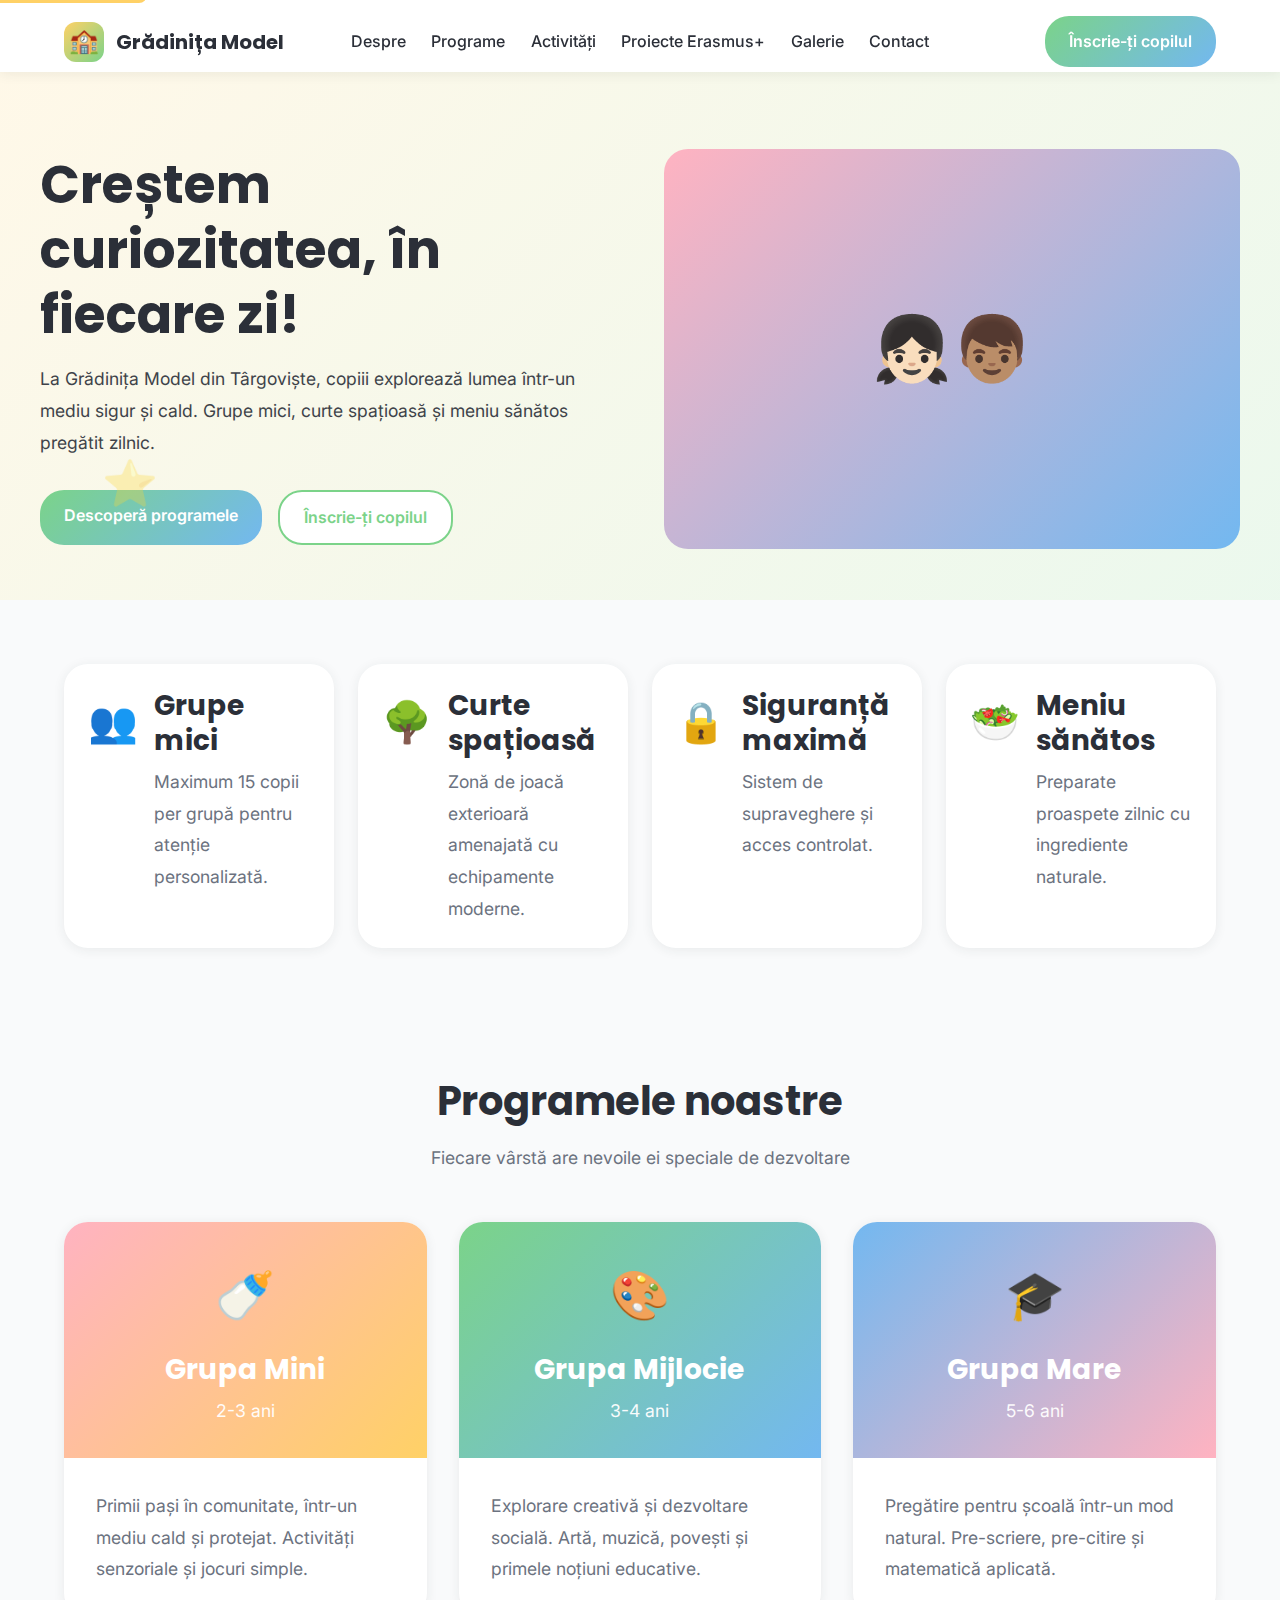
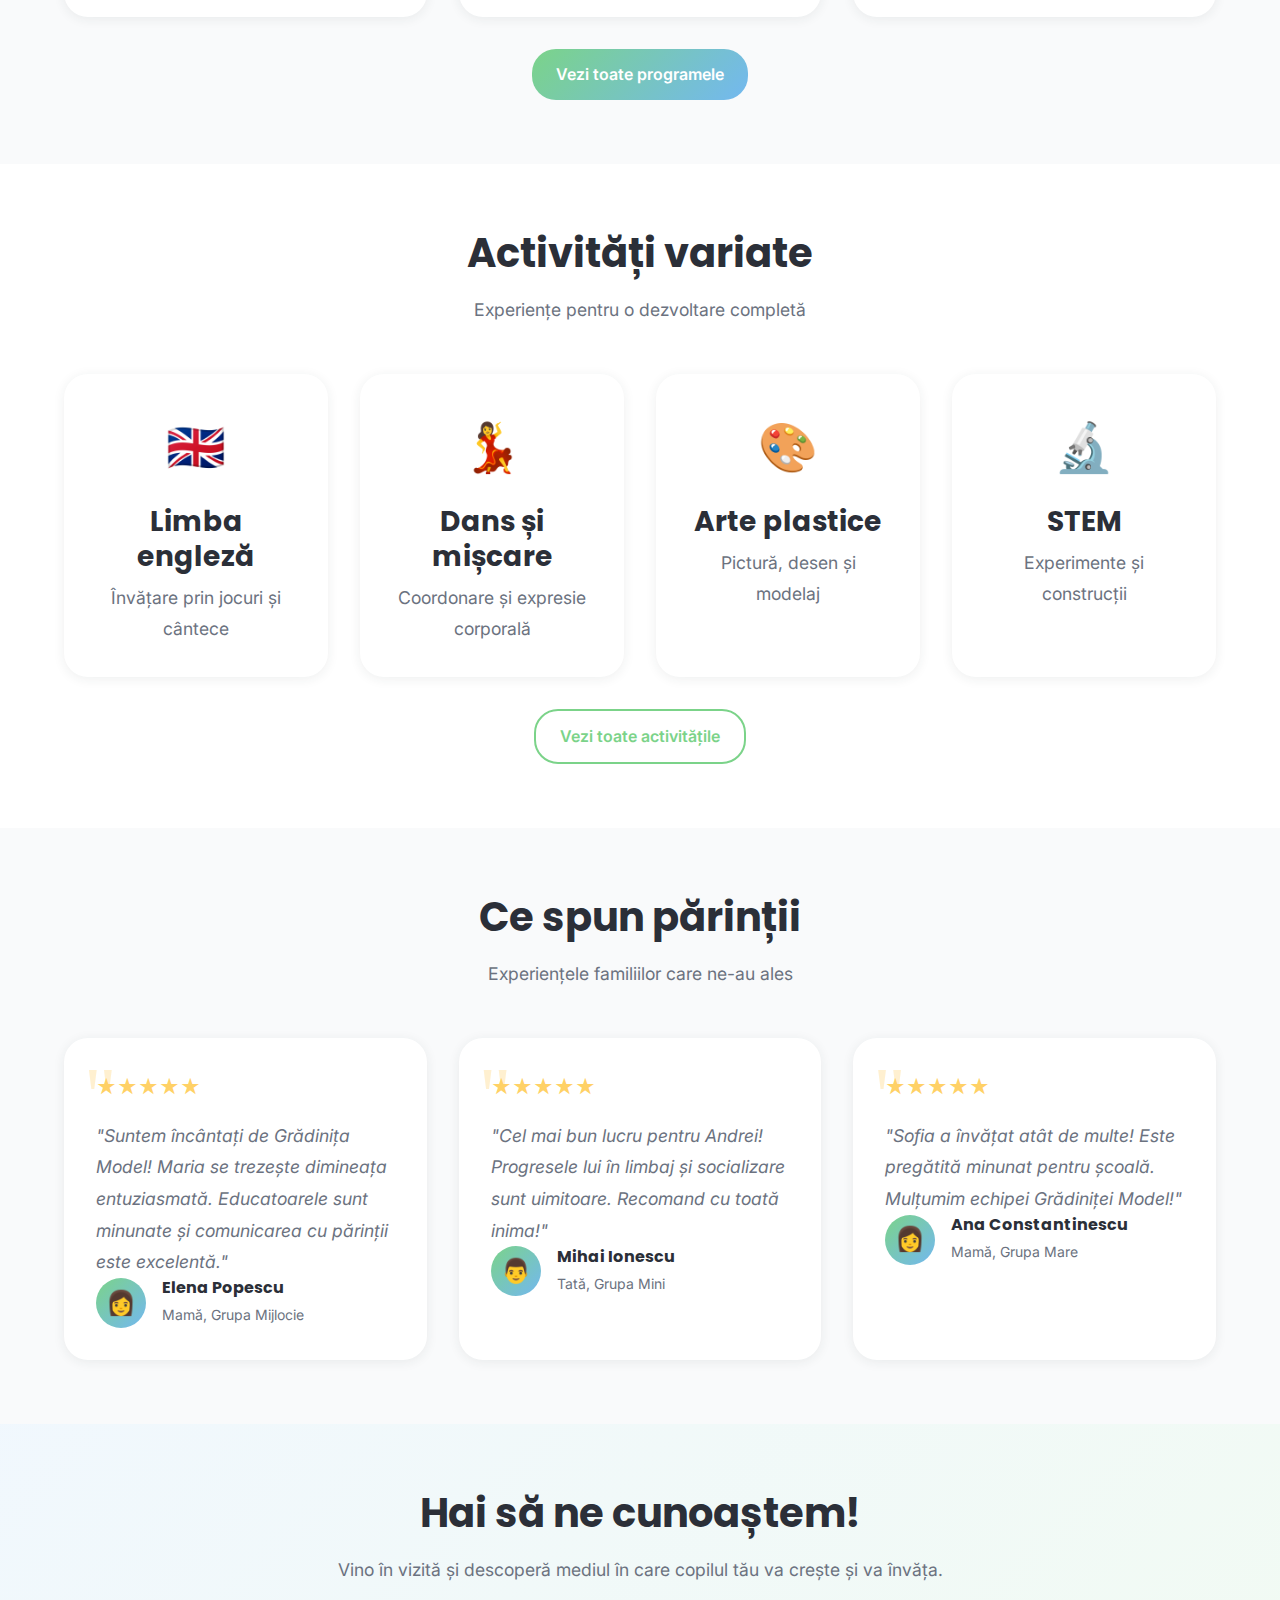
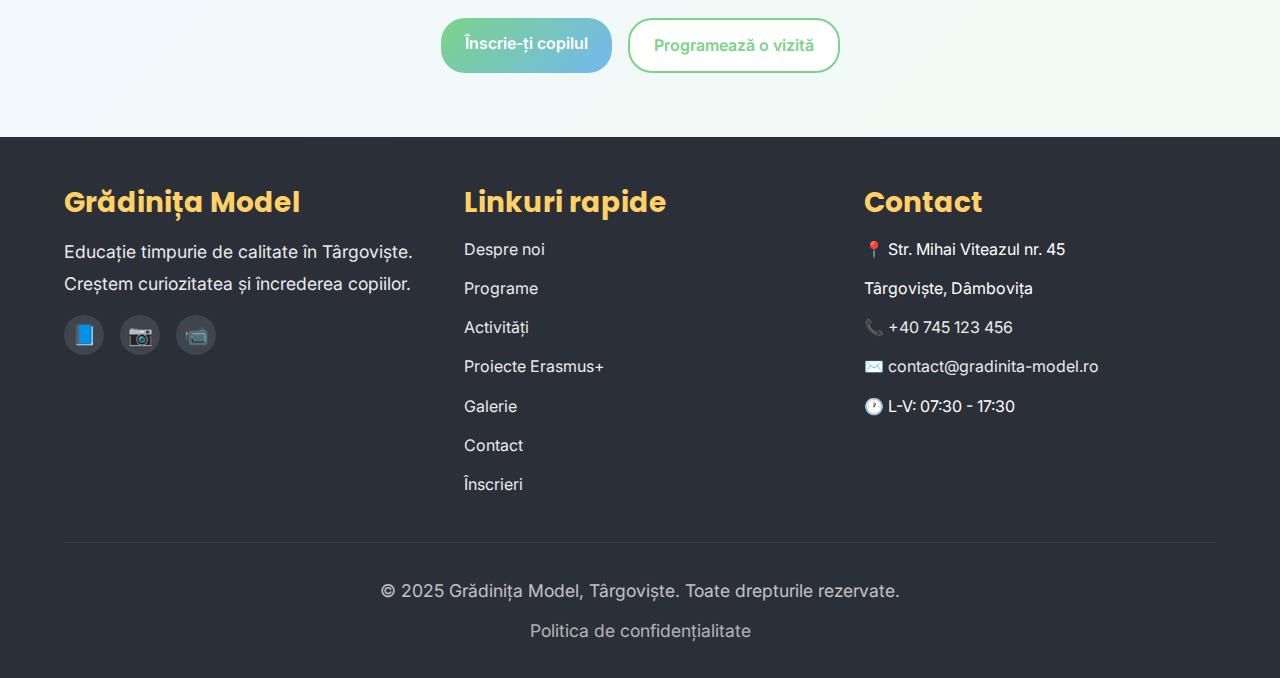
<file: index.html>
<!DOCTYPE html>
<html lang="ro">
<head>
    <meta charset="UTF-8">
    <meta name="viewport" content="width=device-width, initial-scale=1.0">
    <title>Grădinița Model Târgoviște - Educație preșcolară de calitate pentru copii 2-6 ani</title>
    <meta name="description" content="Grădinița Model din Târgoviște oferă educație timpurie de calitate. Grupe mici, curte spațioasă, activități variate și meniu sănătos pentru copii 2-6 ani.">
    <link rel="canonical" href="https://www.gradinita-model.ro/">
    <meta property="og:title" content="Grădinița Model Târgoviște - Creștem curiozitatea copiilor">
    <meta property="og:description" content="Educație timpurie de calitate în Târgoviște. Grupe mici, activități variate, mediu sigur și cald.">
    <meta property="og:type" content="website">
    <meta property="og:url" content="https://www.gradinita-model.ro/">
    <meta property="og:image" content="https://www.gradinita-model.ro/images/og-image.jpg">
    <link rel="icon" type="image/svg+xml" href="data:image/svg+xml,%3Csvg xmlns='http://www.w3.org/2000/svg' viewBox='0 0 100 100'%3E%3Ctext y='.9em' font-size='90'%3E🏫%3C/text%3E%3C/svg%3E">
    <link rel="preconnect" href="https://fonts.googleapis.com">
    <link rel="preconnect" href="https://fonts.gstatic.com" crossorigin>
    <link href="https://fonts.googleapis.com/css2?family=Poppins:wght@600;700&family=Inter:wght@400;500;600&display=swap" rel="stylesheet">
    <link rel="stylesheet" href="css/style.css">
    <script type="application/ld+json">
    {
        "@context": "https://schema.org",
        "@type": "Preschool",
        "name": "Grădinița Model",
        "description": "Grădiniță privată în Târgoviște pentru copii 2-6 ani",
        "address": {
            "@type": "PostalAddress",
            "streetAddress": "Str. Mihai Viteazul nr. 45",
            "addressLocality": "Târgoviște",
            "addressRegion": "Dâmbovița",
            "postalCode": "130024",
            "addressCountry": "RO"
        },
        "telephone": "+40-745-123-456",
        "email": "contact@gradinita-model.ro",
        "openingHours": "Mo-Fr 07:30-17:30",
        "priceRange": "$$"
    }
    </script>
</head>
<body>
    <a href="#gm-main" class="gm-skip-link">Sari la conținut</a>

    <nav class="gm-nav" role="navigation" aria-label="Navigare principală">
        <div class="gm-nav__container">
            <a href="index.html" class="gm-nav__logo" aria-label="Grădinița Model - Acasă">
                <div class="gm-nav__logo-icon">🏫</div>
                <span class="gm-nav__logo-text">Grădinița Model</span>
            </a>

            <ul class="gm-nav__links">
                <li><a href="despre.html" class="gm-nav__link">Despre</a></li>
                <li><a href="programe.html" class="gm-nav__link">Programe</a></li>
                <li><a href="activitati.html" class="gm-nav__link">Activități</a></li>
                <li><a href="proiecte-erasmus.html" class="gm-nav__link">Proiecte Erasmus+</a></li>
                <li><a href="galerie.html" class="gm-nav__link">Galerie</a></li>
                <li><a href="contact.html" class="gm-nav__link">Contact</a></li>
            </ul>

            <div class="gm-nav__cta">
                <a href="inscrieri.html" class="gm-btn gm-btn--primary">Înscrie-ți copilul</a>
            </div>

            <button class="gm-nav__toggle" aria-label="Meniu" aria-expanded="false" aria-controls="gm-mobile-menu">
                <span class="gm-nav__toggle-line"></span>
                <span class="gm-nav__toggle-line"></span>
                <span class="gm-nav__toggle-line"></span>
            </button>
        </div>

        <div id="gm-mobile-menu" class="gm-mobile-menu" aria-hidden="true">
            <a href="despre.html" class="gm-mobile-menu__link">Despre</a>
            <a href="programe.html" class="gm-mobile-menu__link">Programe</a>
            <a href="activitati.html" class="gm-mobile-menu__link">Activități</a>
            <a href="proiecte-erasmus.html" class="gm-mobile-menu__link">Proiecte Erasmus+</a>
            <a href="galerie.html" class="gm-mobile-menu__link">Galerie</a>
            <a href="contact.html" class="gm-mobile-menu__link">Contact</a>
            <a href="inscrieri.html" class="gm-mobile-menu__link">Înscrieri</a>
        </div>
    </nav>

    <header class="gm-hero">
        <div class="gm-hero__content">
            <div class="gm-hero__text">
                <h1 class="gm-hero__title">Creștem curiozitatea, în fiecare zi!</h1>
                <p class="gm-hero__subtitle">
                    La Grădinița Model din Târgoviște, copiii explorează lumea într-un mediu sigur și cald. 
                    Grupe mici, curte spațioasă și meniu sănătos pregătit zilnic.
                </p>
                <div class="gm-hero__buttons">
                    <a href="programe.html" class="gm-btn gm-btn--primary">Descoperă programele</a>
                    <a href="inscrieri.html" class="gm-btn gm-btn--secondary">Înscrie-ți copilul</a>
                </div>
            </div>
            <div class="gm-hero__image" role="img" aria-label="Copii fericiți la grădiniță">
                <div class="gm-hero__emoji">👧🏻👦🏽</div>
            </div>
        </div>
    </header>

    <main id="gm-main">
        <section class="gm-features">
            <div class="gm-container">
                <div class="gm-features__grid">
                    <div class="gm-card gm-card--feature">
                        <div class="gm-card__icon">👥</div>
                        <div class="gm-card__content">
                            <h3 class="gm-card__title">Grupe mici</h3>
                            <p class="gm-card__text">Maximum 15 copii per grupă pentru atenție personalizată.</p>
                        </div>
                    </div>

                    <div class="gm-card gm-card--feature">
                        <div class="gm-card__icon">🌳</div>
                        <div class="gm-card__content">
                            <h3 class="gm-card__title">Curte spațioasă</h3>
                            <p class="gm-card__text">Zonă de joacă exterioară amenajată cu echipamente moderne.</p>
                        </div>
                    </div>

                    <div class="gm-card gm-card--feature">
                        <div class="gm-card__icon">🔒</div>
                        <div class="gm-card__content">
                            <h3 class="gm-card__title">Siguranță maximă</h3>
                            <p class="gm-card__text">Sistem de supraveghere și acces controlat.</p>
                        </div>
                    </div>

                    <div class="gm-card gm-card--feature">
                        <div class="gm-card__icon">🥗</div>
                        <div class="gm-card__content">
                            <h3 class="gm-card__title">Meniu sănătos</h3>
                            <p class="gm-card__text">Preparate proaspete zilnic cu ingrediente naturale.</p>
                        </div>
                    </div>
                </div>
            </div>
        </section>

        <section class="gm-section gm-section--programs">
            <div class="gm-container">
                <h2 class="gm-section__title">Programele noastre</h2>
                <p class="gm-section__subtitle">Fiecare vârstă are nevoile ei speciale de dezvoltare</p>

                <div class="gm-programs__grid">
                    <article class="gm-card gm-card--program">
                        <div class="gm-card__header gm-card__header--mini">
                            <div class="gm-card__icon">🍼</div>
                            <h3 class="gm-card__title">Grupa Mini</h3>
                            <p class="gm-card__age">2-3 ani</p>
                        </div>
                        <div class="gm-card__body">
                            <p class="gm-card__text">Primii pași în comunitate, într-un mediu cald și protejat. Activități senzoriale și jocuri simple.</p>
                        </div>
                    </article>

                    <article class="gm-card gm-card--program">
                        <div class="gm-card__header gm-card__header--mijlocie">
                            <div class="gm-card__icon">🎨</div>
                            <h3 class="gm-card__title">Grupa Mijlocie</h3>
                            <p class="gm-card__age">3-4 ani</p>
                        </div>
                        <div class="gm-card__body">
                            <p class="gm-card__text">Explorare creativă și dezvoltare socială. Artă, muzică, povești și primele noțiuni educative.</p>
                        </div>
                    </article>

                    <article class="gm-card gm-card--program">
                        <div class="gm-card__header gm-card__header--mare">
                            <div class="gm-card__icon">🎓</div>
                            <h3 class="gm-card__title">Grupa Mare</h3>
                            <p class="gm-card__age">5-6 ani</p>
                        </div>
                        <div class="gm-card__body">
                            <p class="gm-card__text">Pregătire pentru școală într-un mod natural. Pre-scriere, pre-citire și matematică aplicată.</p>
                        </div>
                    </article>
                </div>

                <div class="gm-text-center" style="margin-top: 2rem;">
                    <a href="programe.html" class="gm-btn gm-btn--primary">Vezi toate programele</a>
                </div>
            </div>
        </section>

        <section class="gm-section gm-section--activities">
            <div class="gm-container">
                <h2 class="gm-section__title">Activități variate</h2>
                <p class="gm-section__subtitle">Experiențe pentru o dezvoltare completă</p>

                <div class="gm-activities__grid">
                    <div class="gm-card gm-card--activity">
                        <div class="gm-card__icon">🇬🇧</div>
                        <h3 class="gm-card__title">Limba engleză</h3>
                        <p class="gm-card__text">Învățare prin jocuri și cântece</p>
                    </div>
                    <div class="gm-card gm-card--activity">
                        <div class="gm-card__icon">💃</div>
                        <h3 class="gm-card__title">Dans și mișcare</h3>
                        <p class="gm-card__text">Coordonare și expresie corporală</p>
                    </div>
                    <div class="gm-card gm-card--activity">
                        <div class="gm-card__icon">🎨</div>
                        <h3 class="gm-card__title">Arte plastice</h3>
                        <p class="gm-card__text">Pictură, desen și modelaj</p>
                    </div>
                    <div class="gm-card gm-card--activity">
                        <div class="gm-card__icon">🔬</div>
                        <h3 class="gm-card__title">STEM</h3>
                        <p class="gm-card__text">Experimente și construcții</p>
                    </div>
                </div>

                <div class="gm-text-center" style="margin-top: 2rem;">
                    <a href="activitati.html" class="gm-btn gm-btn--secondary">Vezi toate activitățile</a>
                </div>
            </div>
        </section>

        <section class="gm-section gm-section--testimonials">
            <div class="gm-container">
                <h2 class="gm-section__title">Ce spun părinții</h2>
                <p class="gm-section__subtitle">Experiențele familiilor care ne-au ales</p>

                <div class="gm-testimonials__grid">
                    <article class="gm-card gm-card--testimonial">
                        <div class="gm-card__rating" aria-label="Rating: 5 din 5 stele">★★★★★</div>
                        <p class="gm-card__text gm-card__text--italic">
                            "Suntem încântați de Grădinița Model! Maria se trezește dimineața entuziasmată. 
                            Educatoarele sunt minunate și comunicarea cu părinții este excelentă."
                        </p>
                        <div class="gm-card__author">
                            <div class="gm-card__avatar">👩</div>
                            <div class="gm-card__author-info">
                                <h4 class="gm-card__author-name">Elena Popescu</h4>
                                <p class="gm-card__author-role">Mamă, Grupa Mijlocie</p>
                            </div>
                        </div>
                    </article>

                    <article class="gm-card gm-card--testimonial">
                        <div class="gm-card__rating" aria-label="Rating: 5 din 5 stele">★★★★★</div>
                        <p class="gm-card__text gm-card__text--italic">
                            "Cel mai bun lucru pentru Andrei! Progresele lui în limbaj și socializare sunt uimitoare. 
                            Recomand cu toată inima!"
                        </p>
                        <div class="gm-card__author">
                            <div class="gm-card__avatar">👨</div>
                            <div class="gm-card__author-info">
                                <h4 class="gm-card__author-name">Mihai Ionescu</h4>
                                <p class="gm-card__author-role">Tată, Grupa Mini</p>
                            </div>
                        </div>
                    </article>

                    <article class="gm-card gm-card--testimonial">
                        <div class="gm-card__rating" aria-label="Rating: 5 din 5 stele">★★★★★</div>
                        <p class="gm-card__text gm-card__text--italic">
                            "Sofia a învățat atât de multe! Este pregătită minunat pentru școală. 
                            Mulțumim echipei Grădiniței Model!"
                        </p>
                        <div class="gm-card__author">
                            <div class="gm-card__avatar">👩</div>
                            <div class="gm-card__author-info">
                                <h4 class="gm-card__author-name">Ana Constantinescu</h4>
                                <p class="gm-card__author-role">Mamă, Grupa Mare</p>
                            </div>
                        </div>
                    </article>
                </div>
            </div>
        </section>

        <section class="gm-section gm-section--cta">
            <div class="gm-container">
                <div class="gm-cta__content">
                    <h2 class="gm-cta__title">Hai să ne cunoaștem!</h2>
                    <p class="gm-cta__text">Vino în vizită și descoperă mediul în care copilul tău va crește și va învăța.</p>
                    <div class="gm-cta__buttons">
                        <a href="inscrieri.html" class="gm-btn gm-btn--primary">Înscrie-ți copilul</a>
                        <a href="contact.html" class="gm-btn gm-btn--secondary">Programează o vizită</a>
                    </div>
                </div>
            </div>
        </section>
    </main>

    <footer class="gm-footer">
        <div class="gm-container">
            <div class="gm-footer__content">
                <div class="gm-footer__section">
                    <h3 class="gm-footer__title">Grădinița Model</h3>
                    <p class="gm-footer__text">Educație timpurie de calitate în Târgoviște. Creștem curiozitatea și încrederea copiilor.</p>
                    <div class="gm-footer__social">
                        <a href="#" class="gm-footer__social-link" aria-label="Facebook">📘</a>
                        <a href="#" class="gm-footer__social-link" aria-label="Instagram">📷</a>
                        <a href="#" class="gm-footer__social-link" aria-label="YouTube">📹</a>
                    </div>
                </div>

                <div class="gm-footer__section">
                    <h3 class="gm-footer__title">Linkuri rapide</h3>
                    <ul class="gm-footer__list">
                        <li><a href="despre.html" class="gm-footer__link">Despre noi</a></li>
                        <li><a href="programe.html" class="gm-footer__link">Programe</a></li>
                        <li><a href="activitati.html" class="gm-footer__link">Activități</a></li>
                        <li><a href="proiecte-erasmus.html" class="gm-footer__link">Proiecte Erasmus+</a></li>
                        <li><a href="galerie.html" class="gm-footer__link">Galerie</a></li>
                        <li><a href="contact.html" class="gm-footer__link">Contact</a></li>
                        <li><a href="inscrieri.html" class="gm-footer__link">Înscrieri</a></li>
                    </ul>
                </div>

                <div class="gm-footer__section">
                    <h3 class="gm-footer__title">Contact</h3>
                    <ul class="gm-footer__list">
                        <li>📍 Str. Mihai Viteazul nr. 45</li>
                        <li>Târgoviște, Dâmbovița</li>
                        <li>📞 <a href="tel:+40745123456" class="gm-footer__link">+40 745 123 456</a></li>
                        <li>✉️ <a href="mailto:contact@gradinita-model.ro" class="gm-footer__link">contact@gradinita-model.ro</a></li>
                        <li>🕐 L-V: 07:30 - 17:30</li>
                    </ul>
                </div>
            </div>

            <div class="gm-footer__bottom">
                <p>&copy; 2025 Grădinița Model, Târgoviște. Toate drepturile rezervate.</p>
                <p><a href="politica-confidentialitate.html" class="gm-footer__link">Politica de confidențialitate</a></p>
            </div>
        </div>
    </footer>

    <script src="js/script.js"></script>
</body>
</html>
</file>
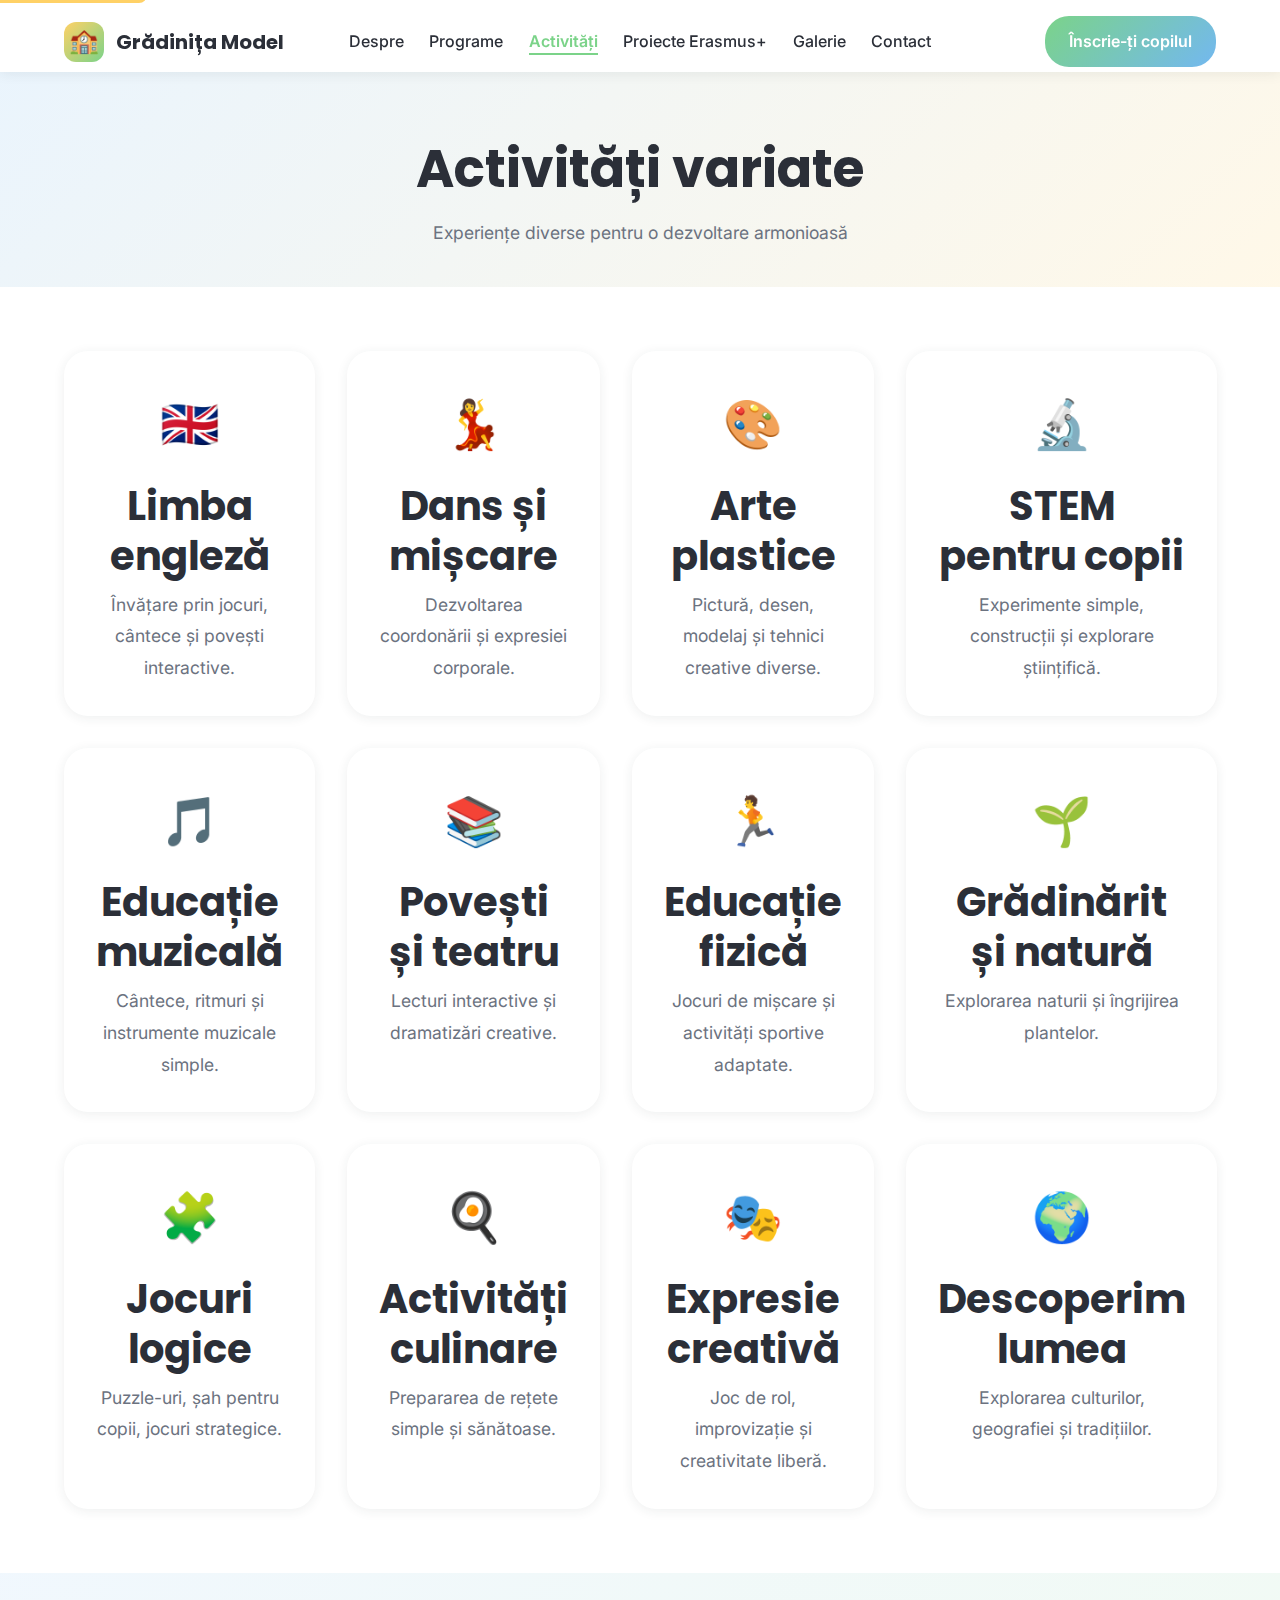
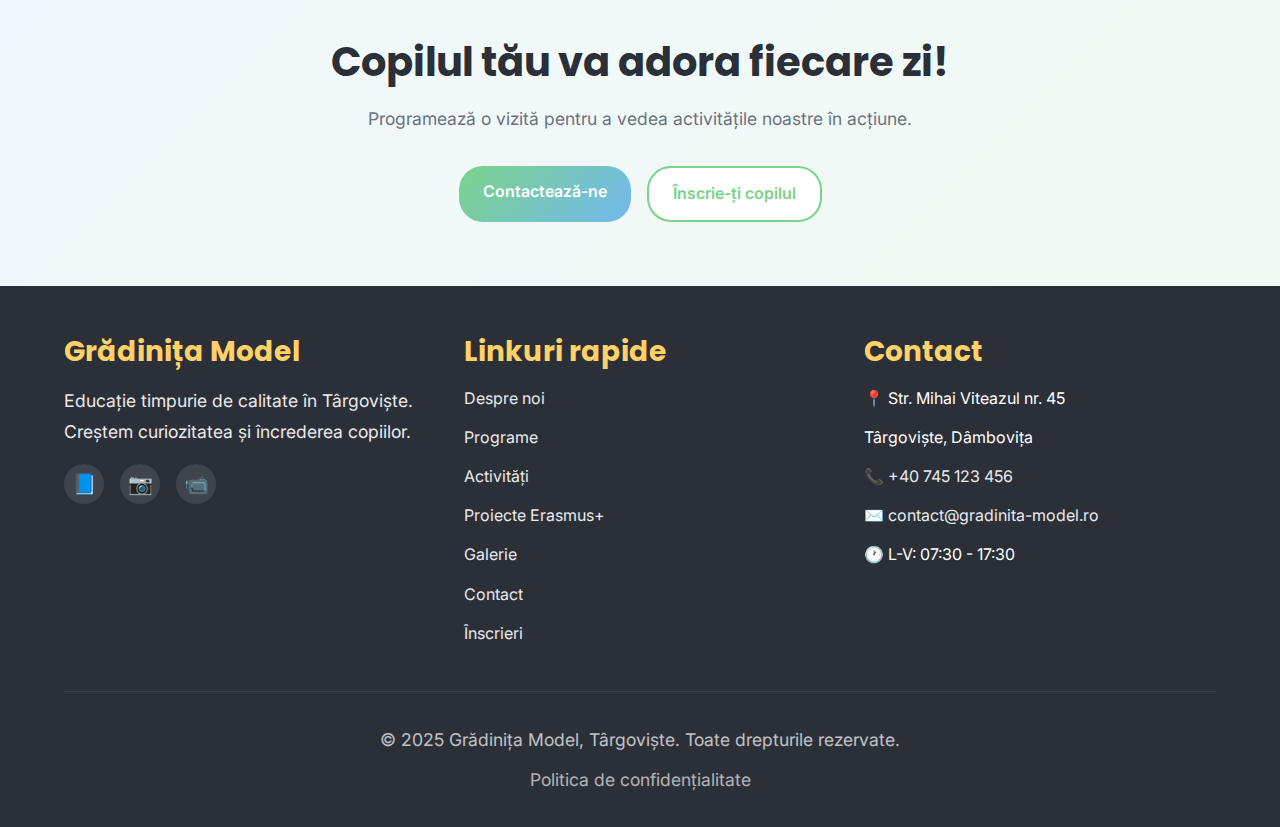
<file: activitati.html>
<!DOCTYPE html>
<html lang="ro">
<head>
    <meta charset="UTF-8">
    <meta name="viewport" content="width=device-width, initial-scale=1.0">
    <title>Activități - Grădinița Model Târgoviște</title>
    <meta name="description" content="Activități diverse pentru copii la Grădinița Model: engleză, dans, arte plastice, STEM, muzică și multe altele. Dezvoltare completă prin joc.">
    <link rel="canonical" href="https://www.gradinita-model.ro/activitati.html">
    <meta property="og:title" content="Activități - Grădinița Model Târgoviște">
    <meta property="og:description" content="Activități variate pentru dezvoltarea completă a copiilor: engleză, dans, arte, STEM și multe altele.">
    <meta property="og:type" content="website">
    <meta property="og:url" content="https://www.gradinita-model.ro/activitati.html">
    <meta property="og:image" content="https://www.gradinita-model.ro/images/og-image.jpg">
    <link rel="icon" type="image/svg+xml" href="data:image/svg+xml,%3Csvg xmlns='http://www.w3.org/2000/svg' viewBox='0 0 100 100'%3E%3Ctext y='.9em' font-size='90'%3E🏫%3C/text%3E%3C/svg%3E">
    <link rel="preconnect" href="https://fonts.googleapis.com">
    <link rel="preconnect" href="https://fonts.gstatic.com" crossorigin>
    <link href="https://fonts.googleapis.com/css2?family=Poppins:wght@600;700&family=Inter:wght@400;500;600&display=swap" rel="stylesheet">
    <link rel="stylesheet" href="css/style.css">
</head>
<body>
    <a href="#gm-main" class="gm-skip-link">Sari la conținut</a>

    <nav class="gm-nav" role="navigation" aria-label="Navigare principală">
        <div class="gm-nav__container">
            <a href="index.html" class="gm-nav__logo" aria-label="Grădinița Model - Acasă">
                <div class="gm-nav__logo-icon">🏫</div>
                <span class="gm-nav__logo-text">Grădinița Model</span>
            </a>

            <ul class="gm-nav__links">
                <li><a href="despre.html" class="gm-nav__link">Despre</a></li>
                <li><a href="programe.html" class="gm-nav__link">Programe</a></li>
                <li><a href="activitati.html" class="gm-nav__link">Activități</a></li>
                <li><a href="proiecte-erasmus.html" class="gm-nav__link">Proiecte Erasmus+</a></li>
                <li><a href="galerie.html" class="gm-nav__link">Galerie</a></li>
                <li><a href="contact.html" class="gm-nav__link">Contact</a></li>
            </ul>

            <div class="gm-nav__cta">
                <a href="inscrieri.html" class="gm-btn gm-btn--primary">Înscrie-ți copilul</a>
            </div>

            <button class="gm-nav__toggle" aria-label="Meniu" aria-expanded="false" aria-controls="gm-mobile-menu">
                <span class="gm-nav__toggle-line"></span>
                <span class="gm-nav__toggle-line"></span>
                <span class="gm-nav__toggle-line"></span>
            </button>
        </div>

        <div id="gm-mobile-menu" class="gm-mobile-menu" aria-hidden="true">
            <a href="despre.html" class="gm-mobile-menu__link">Despre</a>
            <a href="programe.html" class="gm-mobile-menu__link">Programe</a>
            <a href="activitati.html" class="gm-mobile-menu__link">Activități</a>
            <a href="proiecte-erasmus.html" class="gm-mobile-menu__link">Proiecte Erasmus+</a>
            <a href="galerie.html" class="gm-mobile-menu__link">Galerie</a>
            <a href="contact.html" class="gm-mobile-menu__link">Contact</a>
            <a href="inscrieri.html" class="gm-mobile-menu__link">Înscrieri</a>
        </div>
    </nav>

    <header class="gm-page-header">
        <div class="gm-container">
            <h1 class="gm-page-header__title">Activități variate</h1>
            <p class="gm-page-header__subtitle">Experiențe diverse pentru o dezvoltare armonioasă</p>
        </div>
    </header>

    <main id="gm-main">
        <section class="gm-section">
            <div class="gm-container">
                <div class="gm-activities__grid">
                    <div class="gm-card gm-card--activity">
                        <div class="gm-card__icon">🇬🇧</div>
                        <h2 class="gm-card__title">Limba engleză</h2>
                        <p class="gm-card__text">Învățare prin jocuri, cântece și povești interactive.</p>
                    </div>

                    <div class="gm-card gm-card--activity">
                        <div class="gm-card__icon">💃</div>
                        <h2 class="gm-card__title">Dans și mișcare</h2>
                        <p class="gm-card__text">Dezvoltarea coordonării și expresiei corporale.</p>
                    </div>

                    <div class="gm-card gm-card--activity">
                        <div class="gm-card__icon">🎨</div>
                        <h2 class="gm-card__title">Arte plastice</h2>
                        <p class="gm-card__text">Pictură, desen, modelaj și tehnici creative diverse.</p>
                    </div>

                    <div class="gm-card gm-card--activity">
                        <div class="gm-card__icon">🔬</div>
                        <h2 class="gm-card__title">STEM pentru copii</h2>
                        <p class="gm-card__text">Experimente simple, construcții și explorare științifică.</p>
                    </div>

                    <div class="gm-card gm-card--activity">
                        <div class="gm-card__icon">🎵</div>
                        <h2 class="gm-card__title">Educație muzicală</h2>
                        <p class="gm-card__text">Cântece, ritmuri și instrumente muzicale simple.</p>
                    </div>

                    <div class="gm-card gm-card--activity">
                        <div class="gm-card__icon">📚</div>
                        <h2 class="gm-card__title">Povești și teatru</h2>
                        <p class="gm-card__text">Lecturi interactive și dramatizări creative.</p>
                    </div>

                    <div class="gm-card gm-card--activity">
                        <div class="gm-card__icon">🏃</div>
                        <h2 class="gm-card__title">Educație fizică</h2>
                        <p class="gm-card__text">Jocuri de mișcare și activități sportive adaptate.</p>
                    </div>

                    <div class="gm-card gm-card--activity">
                        <div class="gm-card__icon">🌱</div>
                        <h2 class="gm-card__title">Grădinărit și natură</h2>
                        <p class="gm-card__text">Explorarea naturii și îngrijirea plantelor.</p>
                    </div>

                    <div class="gm-card gm-card--activity">
                        <div class="gm-card__icon">🧩</div>
                        <h2 class="gm-card__title">Jocuri logice</h2>
                        <p class="gm-card__text">Puzzle-uri, șah pentru copii, jocuri strategice.</p>
                    </div>

                    <div class="gm-card gm-card--activity">
                        <div class="gm-card__icon">🍳</div>
                        <h2 class="gm-card__title">Activități culinare</h2>
                        <p class="gm-card__text">Prepararea de rețete simple și sănătoase.</p>
                    </div>

                    <div class="gm-card gm-card--activity">
                        <div class="gm-card__icon">🎭</div>
                        <h2 class="gm-card__title">Expresie creativă</h2>
                        <p class="gm-card__text">Joc de rol, improvizație și creativitate liberă.</p>
                    </div>

                    <div class="gm-card gm-card--activity">
                        <div class="gm-card__icon">🌍</div>
                        <h2 class="gm-card__title">Descoperim lumea</h2>
                        <p class="gm-card__text">Explorarea culturilor, geografiei și tradițiilor.</p>
                    </div>
                </div>
            </div>
        </section>

        <section class="gm-section gm-section--cta">
            <div class="gm-container">
                <div class="gm-cta__content">
                    <h2 class="gm-cta__title">Copilul tău va adora fiecare zi!</h2>
                    <p class="gm-cta__text">Programează o vizită pentru a vedea activitățile noastre în acțiune.</p>
                    <div class="gm-cta__buttons">
                        <a href="contact.html" class="gm-btn gm-btn--primary">Contactează-ne</a>
                        <a href="inscrieri.html" class="gm-btn gm-btn--secondary">Înscrie-ți copilul</a>
                    </div>
                </div>
            </div>
        </section>
    </main>

    <footer class="gm-footer">
        <div class="gm-container">
            <div class="gm-footer__content">
                <div class="gm-footer__section">
                    <h3 class="gm-footer__title">Grădinița Model</h3>
                    <p class="gm-footer__text">Educație timpurie de calitate în Târgoviște. Creștem curiozitatea și încrederea copiilor.</p>
                    <div class="gm-footer__social">
                        <a href="#" class="gm-footer__social-link" aria-label="Facebook">📘</a>
                        <a href="#" class="gm-footer__social-link" aria-label="Instagram">📷</a>
                        <a href="#" class="gm-footer__social-link" aria-label="YouTube">📹</a>
                    </div>
                </div>

                <div class="gm-footer__section">
                    <h3 class="gm-footer__title">Linkuri rapide</h3>
                    <ul class="gm-footer__list">
                        <li><a href="despre.html" class="gm-footer__link">Despre noi</a></li>
                        <li><a href="programe.html" class="gm-footer__link">Programe</a></li>
                        <li><a href="activitati.html" class="gm-footer__link">Activități</a></li>
                        <li><a href="proiecte-erasmus.html" class="gm-footer__link">Proiecte Erasmus+</a></li>
                        <li><a href="galerie.html" class="gm-footer__link">Galerie</a></li>
                        <li><a href="contact.html" class="gm-footer__link">Contact</a></li>
                        <li><a href="inscrieri.html" class="gm-footer__link">Înscrieri</a></li>
                    </ul>
                </div>

                <div class="gm-footer__section">
                    <h3 class="gm-footer__title">Contact</h3>
                    <ul class="gm-footer__list">
                        <li>📍 Str. Mihai Viteazul nr. 45</li>
                        <li>Târgoviște, Dâmbovița</li>
                        <li>📞 <a href="tel:+40745123456" class="gm-footer__link">+40 745 123 456</a></li>
                        <li>✉️ <a href="mailto:contact@gradinita-model.ro" class="gm-footer__link">contact@gradinita-model.ro</a></li>
                        <li>🕐 L-V: 07:30 - 17:30</li>
                    </ul>
                </div>
            </div>

            <div class="gm-footer__bottom">
                <p>&copy; 2025 Grădinița Model, Târgoviște. Toate drepturile rezervate.</p>
                <p><a href="politica-confidentialitate.html" class="gm-footer__link">Politica de confidențialitate</a></p>
            </div>
        </div>
    </footer>

    <script src="js/script.js"></script>
</body>
</html>
</file>
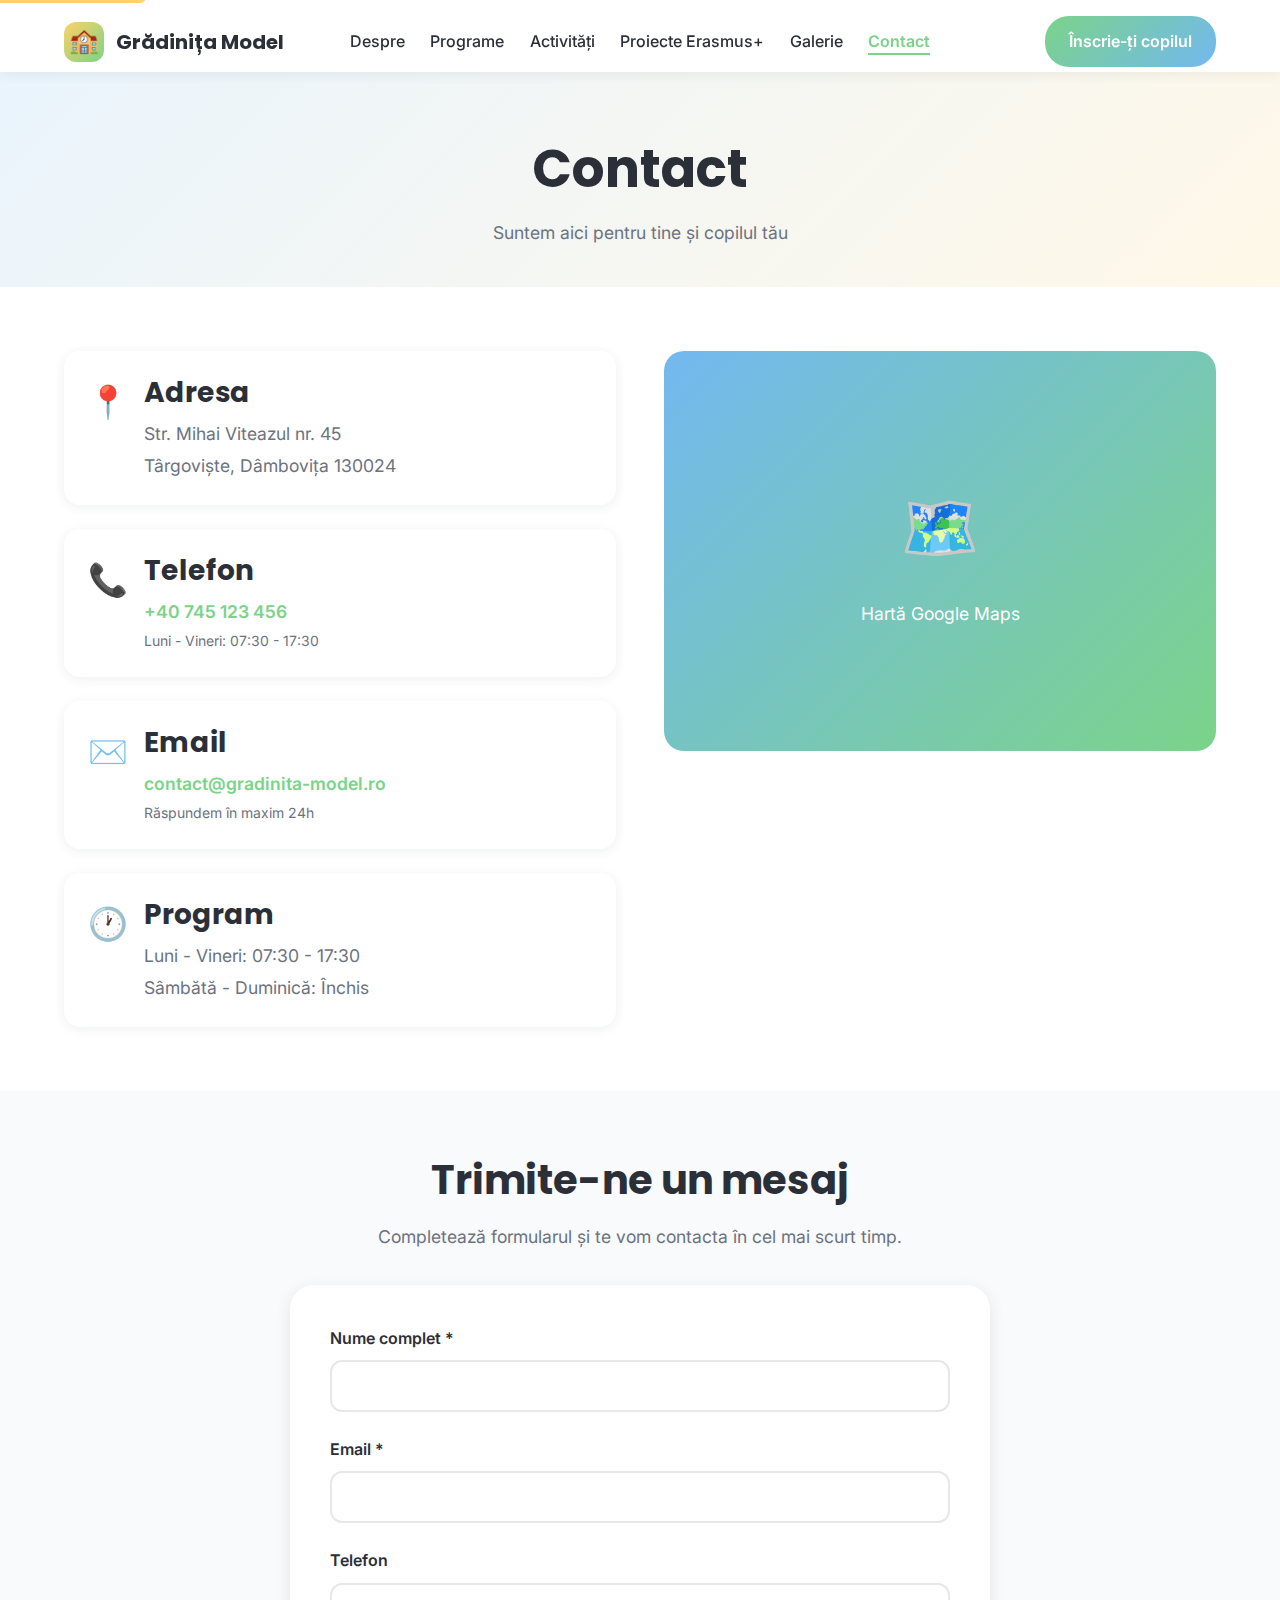
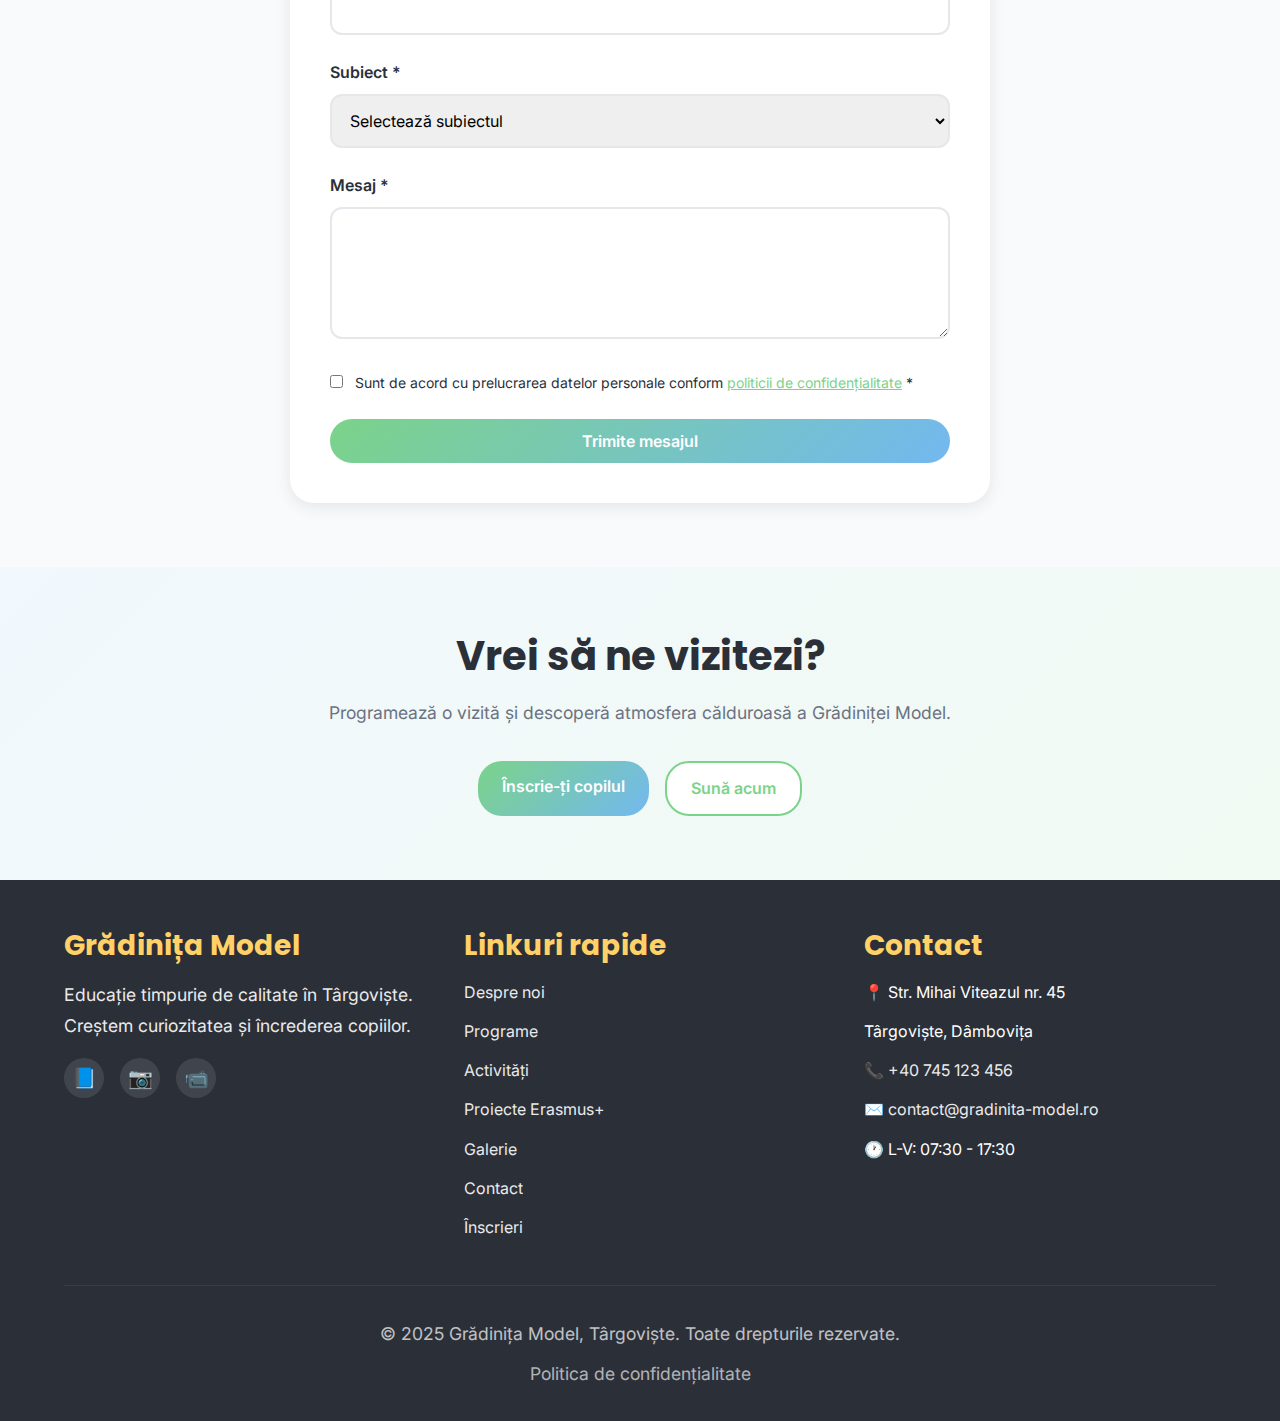
<file: contact.html>
<!DOCTYPE html>
<html lang="ro">
<head>
    <meta charset="UTF-8">
    <meta name="viewport" content="width=device-width, initial-scale=1.0">
    <title>Contact - Grădinița Model Târgoviște</title>
    <meta name="description" content="Contactează Grădinița Model din Târgoviște. Program, adresă, telefon și hartă. Suntem aici să răspundem la toate întrebările tale.">
    <link rel="canonical" href="https://www.gradinita-model.ro/contact.html">
    <meta property="og:title" content="Contact - Grădinița Model Târgoviște">
    <meta property="og:description" content="Contactează-ne pentru mai multe informații despre Grădinița Model din Târgoviște.">
    <meta property="og:type" content="website">
    <meta property="og:url" content="https://www.gradinita-model.ro/contact.html">
    <meta property="og:image" content="https://www.gradinita-model.ro/images/og-image.jpg">
    <link rel="icon" type="image/svg+xml" href="data:image/svg+xml,%3Csvg xmlns='http://www.w3.org/2000/svg' viewBox='0 0 100 100'%3E%3Ctext y='.9em' font-size='90'%3E🏫%3C/text%3E%3C/svg%3E">
    <link rel="preconnect" href="https://fonts.googleapis.com">
    <link rel="preconnect" href="https://fonts.gstatic.com" crossorigin>
    <link href="https://fonts.googleapis.com/css2?family=Poppins:wght@600;700&family=Inter:wght@400;500;600&display=swap" rel="stylesheet">
    <link rel="stylesheet" href="css/style.css">
</head>
<body>
    <a href="#gm-main" class="gm-skip-link">Sari la conținut</a>

    <nav class="gm-nav" role="navigation" aria-label="Navigare principală">
        <div class="gm-nav__container">
            <a href="index.html" class="gm-nav__logo" aria-label="Grădinița Model - Acasă">
                <div class="gm-nav__logo-icon">🏫</div>
                <span class="gm-nav__logo-text">Grădinița Model</span>
            </a>

            <ul class="gm-nav__links">
                <li><a href="despre.html" class="gm-nav__link">Despre</a></li>
                <li><a href="programe.html" class="gm-nav__link">Programe</a></li>
                <li><a href="activitati.html" class="gm-nav__link">Activități</a></li>
                <li><a href="proiecte-erasmus.html" class="gm-nav__link">Proiecte Erasmus+</a></li>
                <li><a href="galerie.html" class="gm-nav__link">Galerie</a></li>
                <li><a href="contact.html" class="gm-nav__link">Contact</a></li>
            </ul>

            <div class="gm-nav__cta">
                <a href="inscrieri.html" class="gm-btn gm-btn--primary">Înscrie-ți copilul</a>
            </div>

            <button class="gm-nav__toggle" aria-label="Meniu" aria-expanded="false" aria-controls="gm-mobile-menu">
                <span class="gm-nav__toggle-line"></span>
                <span class="gm-nav__toggle-line"></span>
                <span class="gm-nav__toggle-line"></span>
            </button>
        </div>

        <div id="gm-mobile-menu" class="gm-mobile-menu" aria-hidden="true">
            <a href="despre.html" class="gm-mobile-menu__link">Despre</a>
            <a href="programe.html" class="gm-mobile-menu__link">Programe</a>
            <a href="activitati.html" class="gm-mobile-menu__link">Activități</a>
            <a href="proiecte-erasmus.html" class="gm-mobile-menu__link">Proiecte Erasmus+</a>
            <a href="galerie.html" class="gm-mobile-menu__link">Galerie</a>
            <a href="contact.html" class="gm-mobile-menu__link">Contact</a>
            <a href="inscrieri.html" class="gm-mobile-menu__link">Înscrieri</a>
        </div>
    </nav>

    <header class="gm-page-header">
        <div class="gm-container">
            <h1 class="gm-page-header__title">Contact</h1>
            <p class="gm-page-header__subtitle">Suntem aici pentru tine și copilul tău</p>
        </div>
    </header>

    <main id="gm-main">
        <section class="gm-section">
            <div class="gm-container">
                <div class="gm-contact__grid">
                    <div class="gm-contact__info">
                        <div class="gm-contact__item">
                            <div class="gm-contact__icon">📍</div>
                            <div class="gm-contact__details">
                                <h3 class="gm-contact__title">Adresa</h3>
                                <p class="gm-contact__text">Str. Mihai Viteazul nr. 45</p>
                                <p class="gm-contact__text">Târgoviște, Dâmbovița 130024</p>
                            </div>
                        </div>

                        <div class="gm-contact__item">
                            <div class="gm-contact__icon">📞</div>
                            <div class="gm-contact__details">
                                <h3 class="gm-contact__title">Telefon</h3>
                                <p class="gm-contact__text">
                                    <a href="tel:+40745123456" class="gm-contact__link">+40 745 123 456</a>
                                </p>
                                <p class="gm-contact__text gm-contact__text--small">Luni - Vineri: 07:30 - 17:30</p>
                            </div>
                        </div>

                        <div class="gm-contact__item">
                            <div class="gm-contact__icon">✉️</div>
                            <div class="gm-contact__details">
                                <h3 class="gm-contact__title">Email</h3>
                                <p class="gm-contact__text">
                                    <a href="mailto:contact@gradinita-model.ro" class="gm-contact__link">contact@gradinita-model.ro</a>
                                </p>
                                <p class="gm-contact__text gm-contact__text--small">Răspundem în maxim 24h</p>
                            </div>
                        </div>

                        <div class="gm-contact__item">
                            <div class="gm-contact__icon">🕐</div>
                            <div class="gm-contact__details">
                                <h3 class="gm-contact__title">Program</h3>
                                <p class="gm-contact__text">Luni - Vineri: 07:30 - 17:30</p>
                                <p class="gm-contact__text">Sâmbătă - Duminică: Închis</p>
                            </div>
                        </div>
                    </div>

                    <div class="gm-map">
                        <div class="gm-map__placeholder">
                            <div class="gm-map__icon">🗺️</div>
                            <p class="gm-map__text">Hartă Google Maps</p>
                        </div>
                    </div>
                </div>
            </div>
        </section>

        <section class="gm-section gm-section--alt">
            <div class="gm-container">
                <div class="gm-form-wrapper">
                    <h2 class="gm-form__title">Trimite-ne un mesaj</h2>
                    <p class="gm-form__subtitle">Completează formularul și te vom contacta în cel mai scurt timp.</p>

                    <form id="gm-contact-form" class="gm-form" novalidate>
                        <div class="gm-form__group">
                            <label for="gm-contact-name" class="gm-form__label">Nume complet *</label>
                            <input type="text" id="gm-contact-name" name="name" class="gm-form__input" required>
                            <span class="gm-form__error" id="gm-contact-name-error"></span>
                        </div>

                        <div class="gm-form__group">
                            <label for="gm-contact-email" class="gm-form__label">Email *</label>
                            <input type="email" id="gm-contact-email" name="email" class="gm-form__input" required>
                            <span class="gm-form__error" id="gm-contact-email-error"></span>
                        </div>

                        <div class="gm-form__group">
                            <label for="gm-contact-phone" class="gm-form__label">Telefon</label>
                            <input type="tel" id="gm-contact-phone" name="phone" class="gm-form__input">
                        </div>

                        <div class="gm-form__group">
                            <label for="gm-contact-subject" class="gm-form__label">Subiect *</label>
                            <select id="gm-contact-subject" name="subject" class="gm-form__input" required>
                                <option value="">Selectează subiectul</option>
                                <option value="inscriere">Informații înscriere</option>
                                <option value="vizita">Programare vizită</option>
                                <option value="Programe">Întrebări despre programe</option>
                                <option value="altele">Altele</option>
                            </select>
                            <span class="gm-form__error" id="gm-contact-subject-error"></span>
                        </div>

                        <div class="gm-form__group">
                            <label for="gm-contact-message" class="gm-form__label">Mesaj *</label>
                            <textarea id="gm-contact-message" name="message" class="gm-form__textarea" rows="5" required></textarea>
                            <span class="gm-form__error" id="gm-contact-message-error"></span>
                        </div>

                        <div class="gm-form__group gm-form__group--checkbox">
                            <input type="checkbox" id="gm-contact-consent" name="consent" class="gm-form__checkbox" required>
                            <label for="gm-contact-consent" class="gm-form__checkbox-label">
                                Sunt de acord cu prelucrarea datelor personale conform 
                                <a href="politica-confidentialitate.html" class="gm-form__link">politicii de confidențialitate</a> *
                            </label>
                            <span class="gm-form__error" id="gm-contact-consent-error"></span>
                        </div>

                        <div class="gm-form__feedback" id="gm-contact-form-feedback"></div>

                        <button type="submit" class="gm-btn gm-btn--primary gm-btn--full">Trimite mesajul</button>
                    </form>
                </div>
            </div>
        </section>

        <section class="gm-section gm-section--cta">
            <div class="gm-container">
                <div class="gm-cta__content">
                    <h2 class="gm-cta__title">Vrei să ne vizitezi?</h2>
                    <p class="gm-cta__text">Programează o vizită și descoperă atmosfera călduroasă a Grădiniței Model.</p>
                    <div class="gm-cta__buttons">
                        <a href="inscrieri.html" class="gm-btn gm-btn--primary">Înscrie-ți copilul</a>
                        <a href="tel:+40745123456" class="gm-btn gm-btn--secondary">Sună acum</a>
                    </div>
                </div>
            </div>
        </section>
    </main>

    <footer class="gm-footer">
        <div class="gm-container">
            <div class="gm-footer__content">
                <div class="gm-footer__section">
                    <h3 class="gm-footer__title">Grădinița Model</h3>
                    <p class="gm-footer__text">Educație timpurie de calitate în Târgoviște. Creștem curiozitatea și încrederea copiilor.</p>
                    <div class="gm-footer__social">
                        <a href="#" class="gm-footer__social-link" aria-label="Facebook">📘</a>
                        <a href="#" class="gm-footer__social-link" aria-label="Instagram">📷</a>
                        <a href="#" class="gm-footer__social-link" aria-label="YouTube">📹</a>
                    </div>
                </div>

                <div class="gm-footer__section">
                    <h3 class="gm-footer__title">Linkuri rapide</h3>
                    <ul class="gm-footer__list">
                        <li><a href="despre.html" class="gm-footer__link">Despre noi</a></li>
                        <li><a href="programe.html" class="gm-footer__link">Programe</a></li>
                        <li><a href="activitati.html" class="gm-footer__link">Activități</a></li>
                        <li><a href="proiecte-erasmus.html" class="gm-footer__link">Proiecte Erasmus+</a></li>
                        <li><a href="galerie.html" class="gm-footer__link">Galerie</a></li>
                        <li><a href="contact.html" class="gm-footer__link">Contact</a></li>
                        <li><a href="inscrieri.html" class="gm-footer__link">Înscrieri</a></li>
                    </ul>
                </div>

                <div class="gm-footer__section">
                    <h3 class="gm-footer__title">Contact</h3>
                    <ul class="gm-footer__list">
                        <li>📍 Str. Mihai Viteazul nr. 45</li>
                        <li>Târgoviște, Dâmbovița</li>
                        <li>📞 <a href="tel:+40745123456" class="gm-footer__link">+40 745 123 456</a></li>
                        <li>✉️ <a href="mailto:contact@gradinita-model.ro" class="gm-footer__link">contact@gradinita-model.ro</a></li>
                        <li>🕐 L-V: 07:30 - 17:30</li>
                    </ul>
                </div>
            </div>

            <div class="gm-footer__bottom">
                <p>&copy; 2025 Grădinița Model, Târgoviște. Toate drepturile rezervate.</p>
                <p><a href="politica-confidentialitate.html" class="gm-footer__link">Politica de confidențialitate</a></p>
            </div>
        </div>
    </footer>

    <script src="js/script.js"></script>
</body>
</html>
</file>
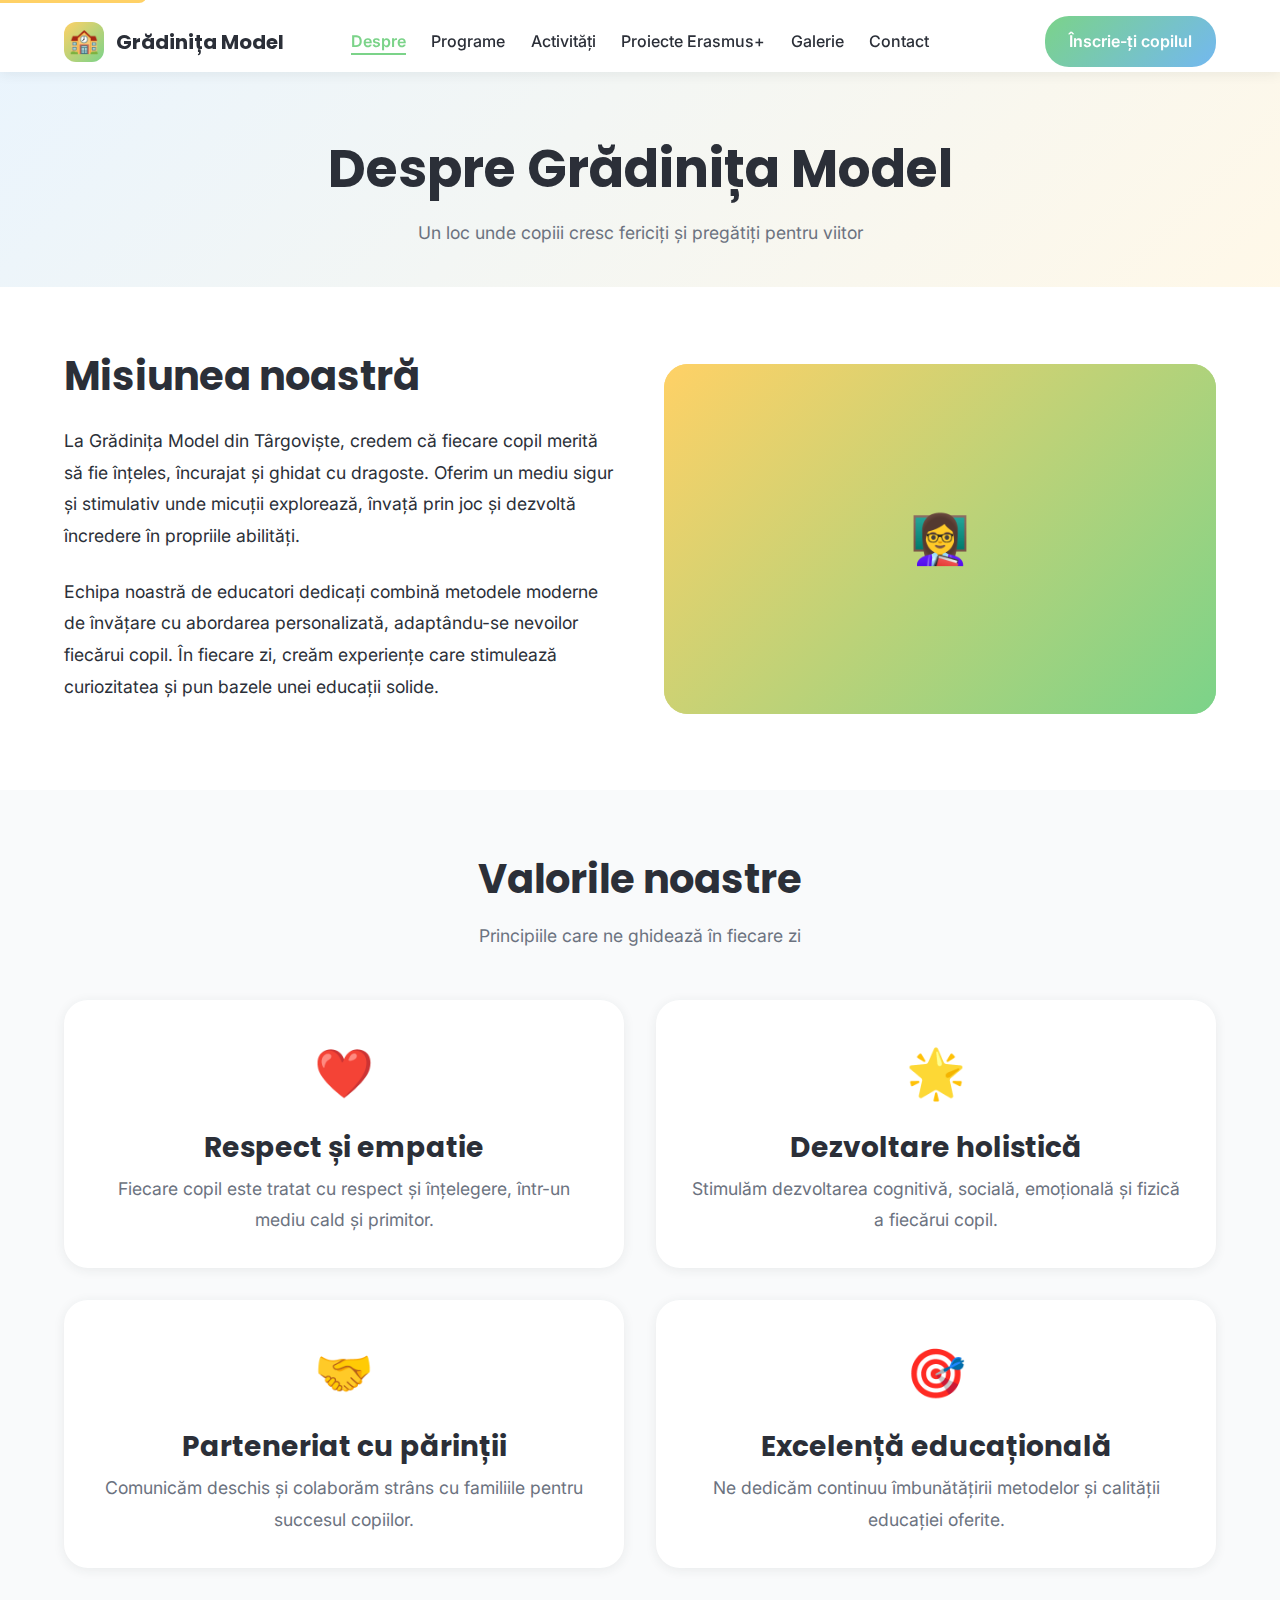
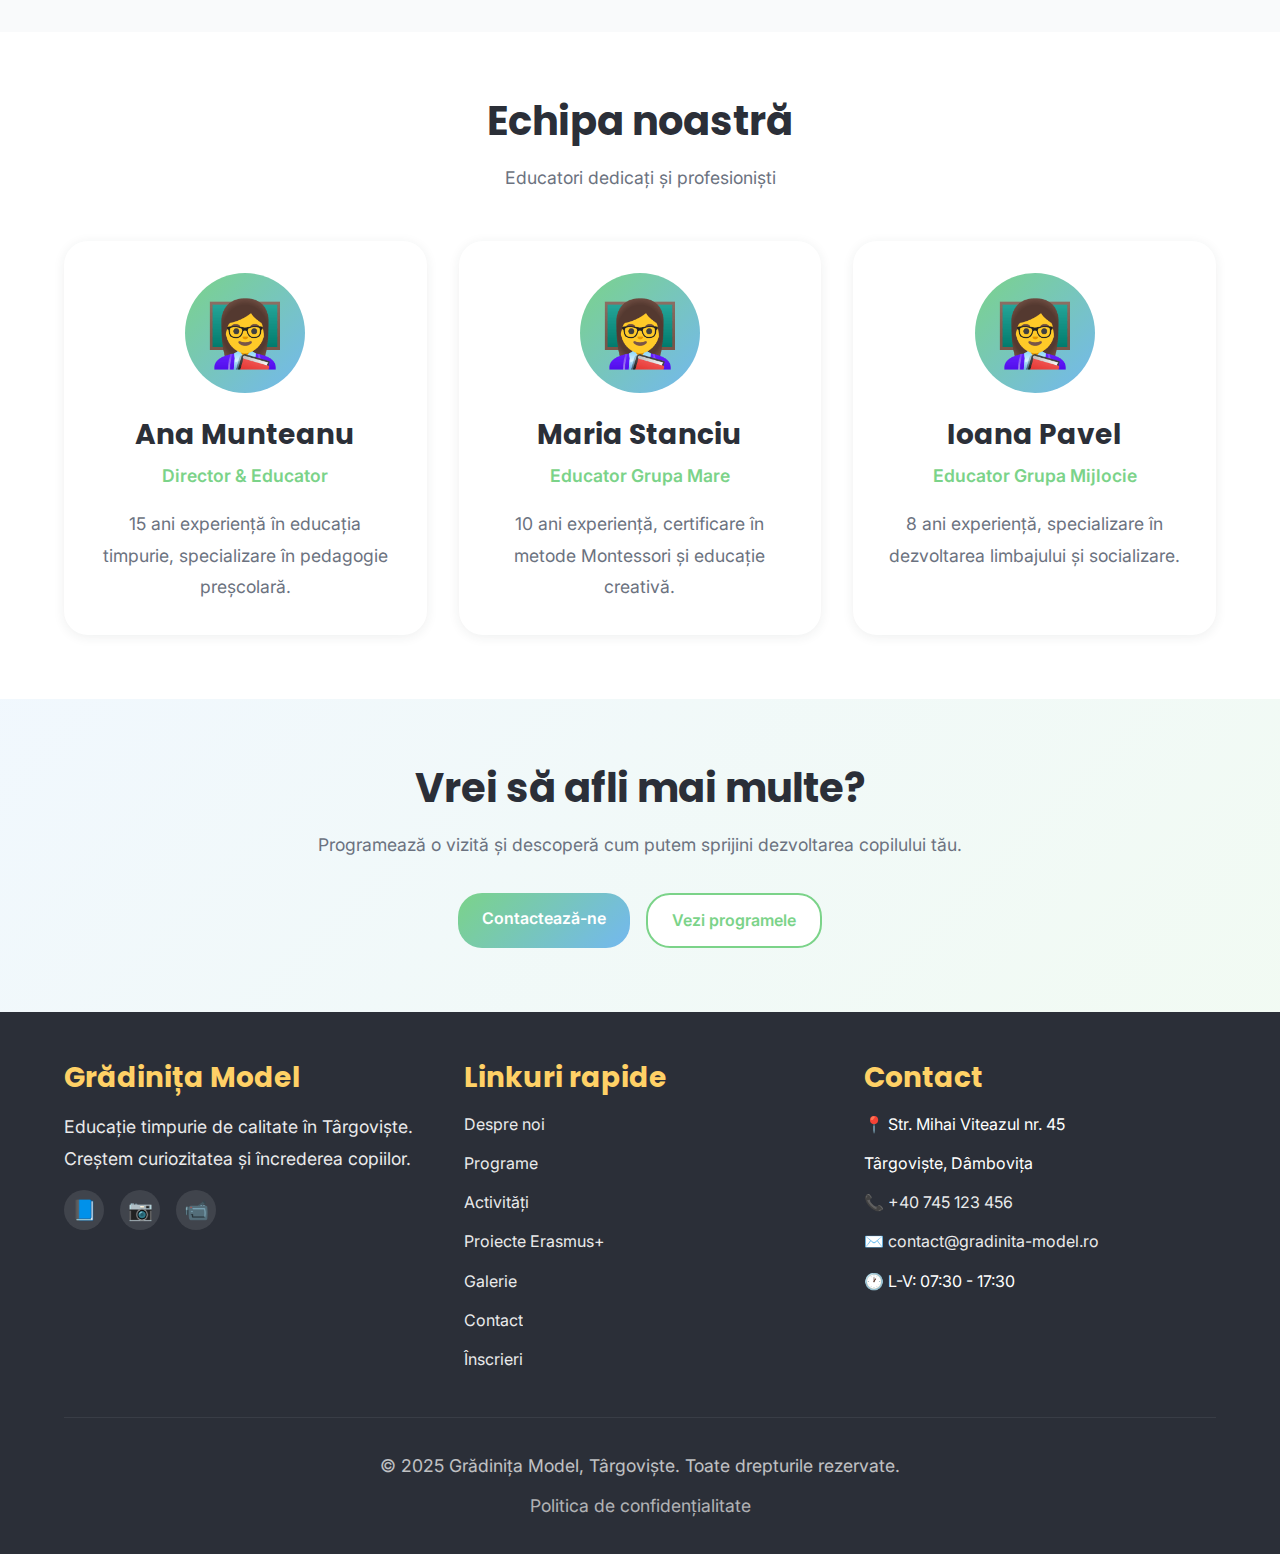
<file: despre.html>
<!DOCTYPE html>
<html lang="ro">
<head>
    <meta charset="UTF-8">
    <meta name="viewport" content="width=device-width, initial-scale=1.0">
    <title>Despre Noi - Grădinița Model Târgoviște</title>
    <meta name="description" content="Aflați despre misiunea și valorile Grădiniței Model din Târgoviște. Echipă dedicată, educație de calitate și mediu sigur pentru copiii dumneavoastră.">
    <link rel="canonical" href="https://www.gradinita-model.ro/despre.html">
    <meta property="og:title" content="Despre Noi - Grădinița Model Târgoviște">
    <meta property="og:description" content="Echipă dedicată și educație de calitate pentru copii 2-6 ani în Târgoviște.">
    <meta property="og:type" content="website">
    <meta property="og:url" content="https://www.gradinita-model.ro/despre.html">
    <meta property="og:image" content="https://www.gradinita-model.ro/images/og-image.jpg">
    <link rel="icon" type="image/svg+xml" href="data:image/svg+xml,%3Csvg xmlns='http://www.w3.org/2000/svg' viewBox='0 0 100 100'%3E%3Ctext y='.9em' font-size='90'%3E🏫%3C/text%3E%3C/svg%3E">
    <link rel="preconnect" href="https://fonts.googleapis.com">
    <link rel="preconnect" href="https://fonts.gstatic.com" crossorigin>
    <link href="https://fonts.googleapis.com/css2?family=Poppins:wght@600;700&family=Inter:wght@400;500;600&display=swap" rel="stylesheet">
    <link rel="stylesheet" href="css/style.css">
</head>
<body>
    <a href="#gm-main" class="gm-skip-link">Sari la conținut</a>

    <nav class="gm-nav" role="navigation" aria-label="Navigare principală">
        <div class="gm-nav__container">
            <a href="index.html" class="gm-nav__logo" aria-label="Grădinița Model - Acasă">
                <div class="gm-nav__logo-icon">🏫</div>
                <span class="gm-nav__logo-text">Grădinița Model</span>
            </a>

            <ul class="gm-nav__links">
                <li><a href="despre.html" class="gm-nav__link">Despre</a></li>
                <li><a href="programe.html" class="gm-nav__link">Programe</a></li>
                <li><a href="activitati.html" class="gm-nav__link">Activități</a></li>
                <li><a href="proiecte-erasmus.html" class="gm-nav__link">Proiecte Erasmus+</a></li>
                <li><a href="galerie.html" class="gm-nav__link">Galerie</a></li>
                <li><a href="contact.html" class="gm-nav__link">Contact</a></li>
            </ul>

            <div class="gm-nav__cta">
                <a href="inscrieri.html" class="gm-btn gm-btn--primary">Înscrie-ți copilul</a>
            </div>

            <button class="gm-nav__toggle" aria-label="Meniu" aria-expanded="false" aria-controls="gm-mobile-menu">
                <span class="gm-nav__toggle-line"></span>
                <span class="gm-nav__toggle-line"></span>
                <span class="gm-nav__toggle-line"></span>
            </button>
        </div>

        <div id="gm-mobile-menu" class="gm-mobile-menu" aria-hidden="true">
            <a href="despre.html" class="gm-mobile-menu__link">Despre</a>
            <a href="programe.html" class="gm-mobile-menu__link">Programe</a>
            <a href="activitati.html" class="gm-mobile-menu__link">Activități</a>
            <a href="proiecte-erasmus.html" class="gm-mobile-menu__link">Proiecte Erasmus+</a>
            <a href="galerie.html" class="gm-mobile-menu__link">Galerie</a>
            <a href="contact.html" class="gm-mobile-menu__link">Contact</a>
            <a href="inscrieri.html" class="gm-mobile-menu__link">Înscrieri</a>
        </div>
    </nav>

    <header class="gm-page-header">
        <div class="gm-container">
            <h1 class="gm-page-header__title">Despre Grădinița Model</h1>
            <p class="gm-page-header__subtitle">Un loc unde copiii cresc fericiți și pregătiți pentru viitor</p>
        </div>
    </header>

    <main id="gm-main">
        <section class="gm-section">
            <div class="gm-container">
                <div class="gm-about__grid">
                    <div class="gm-about__text">
                        <h2 class="gm-about__title">Misiunea noastră</h2>
                        <p class="gm-about__description">
                            La Grădinița Model din Târgoviște, credem că fiecare copil merită să fie înțeles, încurajat 
                            și ghidat cu dragoste. Oferim un mediu sigur și stimulativ unde micuții explorează, învață 
                            prin joc și dezvoltă încredere în propriile abilități.
                        </p>
                        <p class="gm-about__description">
                            Echipa noastră de educatori dedicați combină metodele moderne de învățare cu abordarea 
                            personalizată, adaptându-se nevoilor fiecărui copil. În fiecare zi, creăm experiențe care 
                            stimulează curiozitatea și pun bazele unei educații solide.
                        </p>
                    </div>
                    <div class="gm-about__image">
                        <div class="gm-placeholder-image">👩‍🏫</div>
                    </div>
                </div>
            </div>
        </section>

        <section class="gm-section gm-section--alt">
            <div class="gm-container">
                <h2 class="gm-section__title">Valorile noastre</h2>
                <p class="gm-section__subtitle">Principiile care ne ghidează în fiecare zi</p>

                <div class="gm-values__grid">
                    <div class="gm-card gm-card--value">
                        <div class="gm-card__icon">❤️</div>
                        <h3 class="gm-card__title">Respect și empatie</h3>
                        <p class="gm-card__text">Fiecare copil este tratat cu respect și înțelegere, într-un mediu cald și primitor.</p>
                    </div>

                    <div class="gm-card gm-card--value">
                        <div class="gm-card__icon">🌟</div>
                        <h3 class="gm-card__title">Dezvoltare holistică</h3>
                        <p class="gm-card__text">Stimulăm dezvoltarea cognitivă, socială, emoțională și fizică a fiecărui copil.</p>
                    </div>

                    <div class="gm-card gm-card--value">
                        <div class="gm-card__icon">🤝</div>
                        <h3 class="gm-card__title">Parteneriat cu părinții</h3>
                        <p class="gm-card__text">Comunicăm deschis și colaborăm strâns cu familiile pentru succesul copiilor.</p>
                    </div>

                    <div class="gm-card gm-card--value">
                        <div class="gm-card__icon">🎯</div>
                        <h3 class="gm-card__title">Excelență educațională</h3>
                        <p class="gm-card__text">Ne dedicăm continuu îmbunătățirii metodelor și calității educației oferite.</p>
                    </div>
                </div>
            </div>
        </section>

        <section class="gm-section">
            <div class="gm-container">
                <h2 class="gm-section__title">Echipa noastră</h2>
                <p class="gm-section__subtitle">Educatori dedicați și profesioniști</p>

                <div class="gm-team__grid">
                    <div class="gm-card gm-card--team">
                        <div class="gm-card__photo">👩‍🏫</div>
                        <h3 class="gm-card__title">Ana Munteanu</h3>
                        <p class="gm-card__role">Director & Educator</p>
                        <p class="gm-card__text">15 ani experiență în educația timpurie, specializare în pedagogie preșcolară.</p>
                    </div>

                    <div class="gm-card gm-card--team">
                        <div class="gm-card__photo">👩‍🏫</div>
                        <h3 class="gm-card__title">Maria Stanciu</h3>
                        <p class="gm-card__role">Educator Grupa Mare</p>
                        <p class="gm-card__text">10 ani experiență, certificare în metode Montessori și educație creativă.</p>
                    </div>

                    <div class="gm-card gm-card--team">
                        <div class="gm-card__photo">👩‍🏫</div>
                        <h3 class="gm-card__title">Ioana Pavel</h3>
                        <p class="gm-card__role">Educator Grupa Mijlocie</p>
                        <p class="gm-card__text">8 ani experiență, specializare în dezvoltarea limbajului și socializare.</p>
                    </div>
                </div>
            </div>
        </section>

        <section class="gm-section gm-section--cta">
            <div class="gm-container">
                <div class="gm-cta__content">
                    <h2 class="gm-cta__title">Vrei să afli mai multe?</h2>
                    <p class="gm-cta__text">Programează o vizită și descoperă cum putem sprijini dezvoltarea copilului tău.</p>
                    <div class="gm-cta__buttons">
                        <a href="contact.html" class="gm-btn gm-btn--primary">Contactează-ne</a>
                        <a href="programe.html" class="gm-btn gm-btn--secondary">Vezi programele</a>
                    </div>
                </div>
            </div>
        </section>
    </main>

    <footer class="gm-footer">
        <div class="gm-container">
            <div class="gm-footer__content">
                <div class="gm-footer__section">
                    <h3 class="gm-footer__title">Grădinița Model</h3>
                    <p class="gm-footer__text">Educație timpurie de calitate în Târgoviște. Creștem curiozitatea și încrederea copiilor.</p>
                    <div class="gm-footer__social">
                        <a href="#" class="gm-footer__social-link" aria-label="Facebook">📘</a>
                        <a href="#" class="gm-footer__social-link" aria-label="Instagram">📷</a>
                        <a href="#" class="gm-footer__social-link" aria-label="YouTube">📹</a>
                    </div>
                </div>

                <div class="gm-footer__section">
                    <h3 class="gm-footer__title">Linkuri rapide</h3>
                    <ul class="gm-footer__list">
                        <li><a href="despre.html" class="gm-footer__link">Despre noi</a></li>
                        <li><a href="programe.html" class="gm-footer__link">Programe</a></li>
                        <li><a href="activitati.html" class="gm-footer__link">Activități</a></li>
                        <li><a href="proiecte-erasmus.html" class="gm-footer__link">Proiecte Erasmus+</a></li>
                        <li><a href="galerie.html" class="gm-footer__link">Galerie</a></li>
                        <li><a href="contact.html" class="gm-footer__link">Contact</a></li>
                        <li><a href="inscrieri.html" class="gm-footer__link">Înscrieri</a></li>
                    </ul>
                </div>

                <div class="gm-footer__section">
                    <h3 class="gm-footer__title">Contact</h3>
                    <ul class="gm-footer__list">
                        <li>📍 Str. Mihai Viteazul nr. 45</li>
                        <li>Târgoviște, Dâmbovița</li>
                        <li>📞 <a href="tel:+40745123456" class="gm-footer__link">+40 745 123 456</a></li>
                        <li>✉️ <a href="mailto:contact@gradinita-model.ro" class="gm-footer__link">contact@gradinita-model.ro</a></li>
                        <li>🕐 L-V: 07:30 - 17:30</li>
                    </ul>
                </div>
            </div>

            <div class="gm-footer__bottom">
                <p>&copy; 2025 Grădinița Model, Târgoviște. Toate drepturile rezervate.</p>
                <p><a href="politica-confidentialitate.html" class="gm-footer__link">Politica de confidențialitate</a></p>
            </div>
        </div>
    </footer>

    <script src="js/script.js"></script>
</body>
</html>
</file>
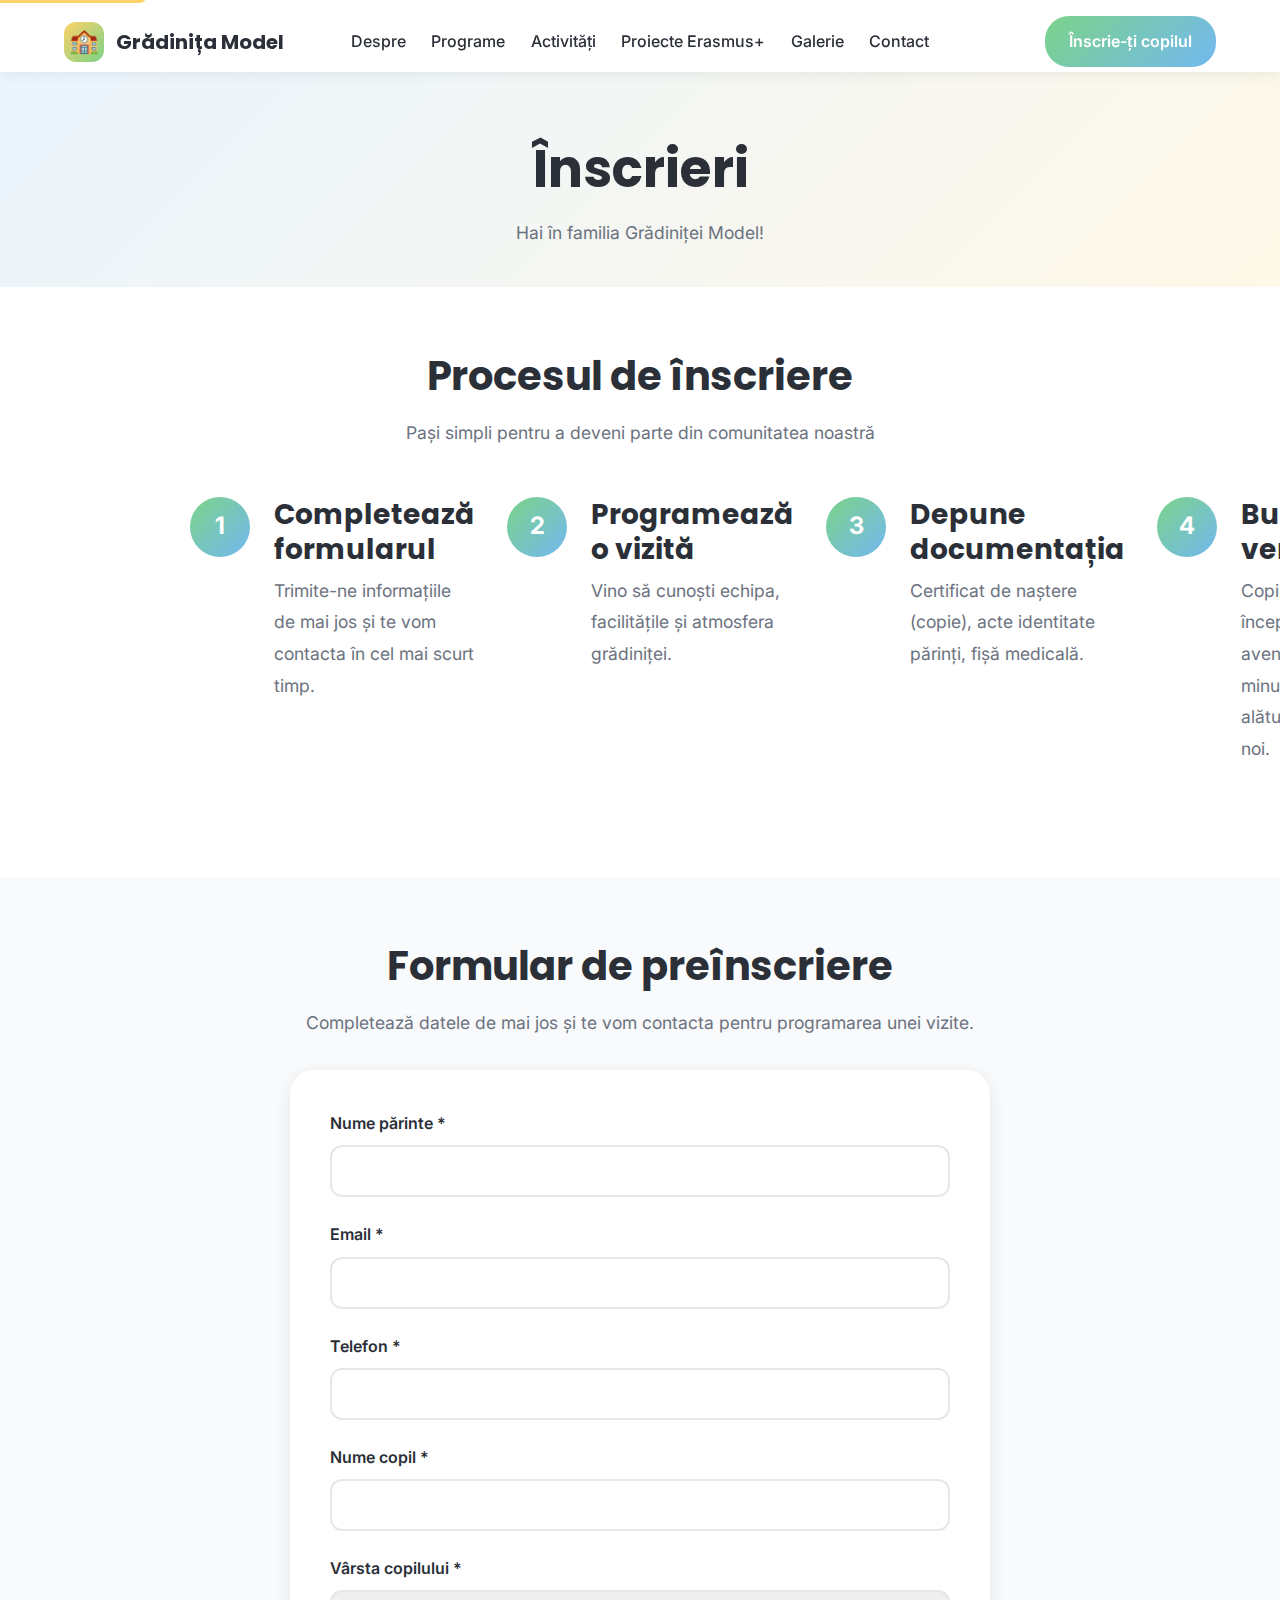
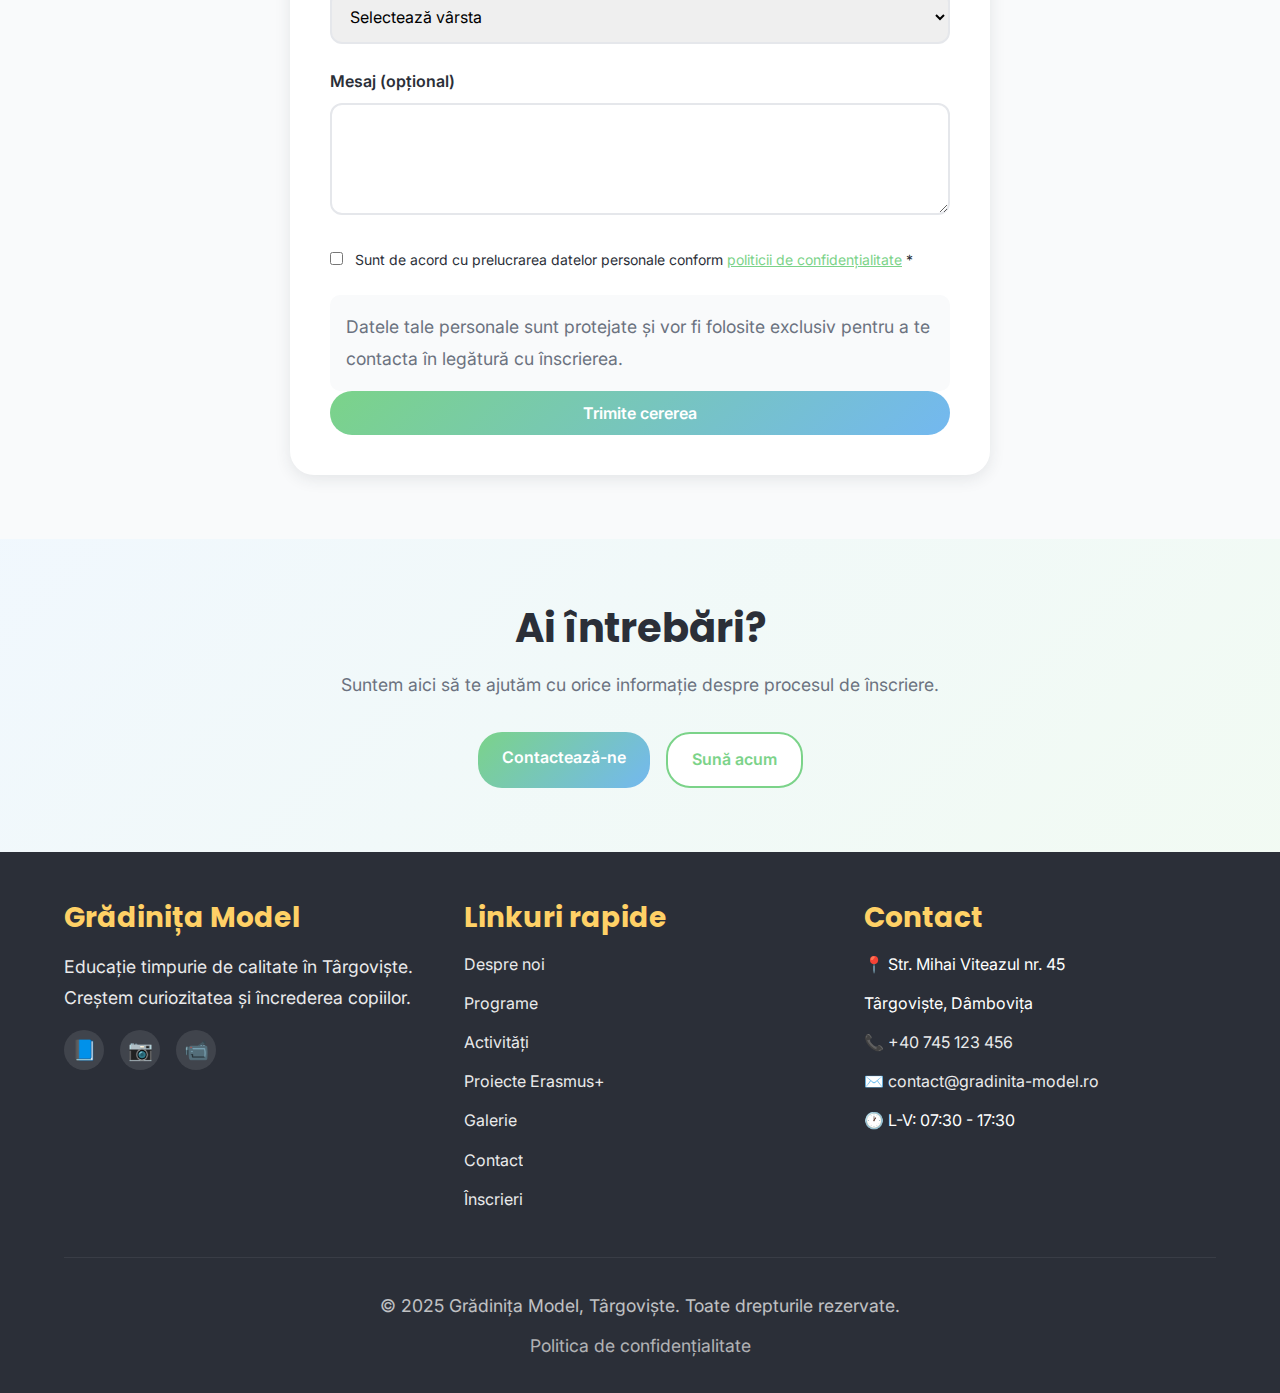
<file: inscrieri.html>
<!DOCTYPE html>
<html lang="ro">
<head>
    <meta charset="UTF-8">
    <meta name="viewport" content="width=device-width, initial-scale=1.0">
    <title>Înscrieri - Grădinița Model Târgoviște</title>
    <meta name="description" content="Înscrie-ți copilul la Grădinița Model din Târgoviște. Proces simplu, documentație clară și echipă prietenoasă gata să vă ajute.">
    <link rel="canonical" href="https://www.gradinita-model.ro/inscrieri.html">
    <meta property="og:title" content="Înscrieri - Grădinița Model Târgoviște">
    <meta property="og:description" content="Înscrie-ți copilul la Grădinița Model. Proces simplu și transparent.">
    <meta property="og:type" content="website">
    <meta property="og:url" content="https://www.gradinita-model.ro/inscrieri.html">
    <meta property="og:image" content="https://www.gradinita-model.ro/images/og-image.jpg">
    <link rel="icon" type="image/svg+xml" href="data:image/svg+xml,%3Csvg xmlns='http://www.w3.org/2000/svg' viewBox='0 0 100 100'%3E%3Ctext y='.9em' font-size='90'%3E🏫%3C/text%3E%3C/svg%3E">
    <link rel="preconnect" href="https://fonts.googleapis.com">
    <link rel="preconnect" href="https://fonts.gstatic.com" crossorigin>
    <link href="https://fonts.googleapis.com/css2?family=Poppins:wght@600;700&family=Inter:wght@400;500;600&display=swap" rel="stylesheet">
    <link rel="stylesheet" href="css/style.css">
</head>
<body>
    <a href="#gm-main" class="gm-skip-link">Sari la conținut</a>

    <nav class="gm-nav" role="navigation" aria-label="Navigare principală">
        <div class="gm-nav__container">
            <a href="index.html" class="gm-nav__logo" aria-label="Grădinița Model - Acasă">
                <div class="gm-nav__logo-icon">🏫</div>
                <span class="gm-nav__logo-text">Grădinița Model</span>
            </a>

            <ul class="gm-nav__links">
                <li><a href="despre.html" class="gm-nav__link">Despre</a></li>
                <li><a href="programe.html" class="gm-nav__link">Programe</a></li>
                <li><a href="activitati.html" class="gm-nav__link">Activități</a></li>
                <li><a href="proiecte-erasmus.html" class="gm-nav__link">Proiecte Erasmus+</a></li>
                <li><a href="galerie.html" class="gm-nav__link">Galerie</a></li>
                <li><a href="contact.html" class="gm-nav__link">Contact</a></li>
            </ul>

            <div class="gm-nav__cta">
                <a href="inscrieri.html" class="gm-btn gm-btn--primary">Înscrie-ți copilul</a>
            </div>

            <button class="gm-nav__toggle" aria-label="Meniu" aria-expanded="false" aria-controls="gm-mobile-menu">
                <span class="gm-nav__toggle-line"></span>
                <span class="gm-nav__toggle-line"></span>
                <span class="gm-nav__toggle-line"></span>
            </button>
        </div>

        <div id="gm-mobile-menu" class="gm-mobile-menu" aria-hidden="true">
            <a href="despre.html" class="gm-mobile-menu__link">Despre</a>
            <a href="programe.html" class="gm-mobile-menu__link">Programe</a>
            <a href="activitati.html" class="gm-mobile-menu__link">Activități</a>
            <a href="proiecte-erasmus.html" class="gm-mobile-menu__link">Proiecte Erasmus+</a>
            <a href="galerie.html" class="gm-mobile-menu__link">Galerie</a>
            <a href="contact.html" class="gm-mobile-menu__link">Contact</a>
            <a href="inscrieri.html" class="gm-mobile-menu__link">Înscrieri</a>
        </div>
    </nav>

    <header class="gm-page-header">
        <div class="gm-container">
            <h1 class="gm-page-header__title">Înscrieri</h1>
            <p class="gm-page-header__subtitle">Hai în familia Grădiniței Model!</p>
        </div>
    </header>

    <main id="gm-main">
        <section class="gm-section">
            <div class="gm-container">
                <h2 class="gm-section__title">Procesul de înscriere</h2>
                <p class="gm-section__subtitle">Pași simpli pentru a deveni parte din comunitatea noastră</p>

                <div class="gm-steps">
                    <div class="gm-step">
                        <div class="gm-step__number">1</div>
                        <div class="gm-step__content">
                            <h3 class="gm-step__title">Completează formularul</h3>
                            <p class="gm-step__text">Trimite-ne informațiile de mai jos și te vom contacta în cel mai scurt timp.</p>
                        </div>
                    </div>

                    <div class="gm-step">
                        <div class="gm-step__number">2</div>
                        <div class="gm-step__content">
                            <h3 class="gm-step__title">Programează o vizită</h3>
                            <p class="gm-step__text">Vino să cunoști echipa, facilitățile și atmosfera grădiniței.</p>
                        </div>
                    </div>

                    <div class="gm-step">
                        <div class="gm-step__number">3</div>
                        <div class="gm-step__content">
                            <h3 class="gm-step__title">Depune documentația</h3>
                            <p class="gm-step__text">Certificat de naștere (copie), acte identitate părinți, fișă medicală.</p>
                        </div>
                    </div>

                    <div class="gm-step">
                        <div class="gm-step__number">4</div>
                        <div class="gm-step__content">
                            <h3 class="gm-step__title">Bun venit!</h3>
                            <p class="gm-step__text">Copilul tău începe o aventură minunată alături de noi.</p>
                        </div>
                    </div>
                </div>
            </div>
        </section>

        <section class="gm-section gm-section--alt">
            <div class="gm-container">
                <div class="gm-form-wrapper">
                    <h2 class="gm-form__title">Formular de preînscriere</h2>
                    <p class="gm-form__subtitle">Completează datele de mai jos și te vom contacta pentru programarea unei vizite.</p>

                    <form id="gm-enrollment-form" class="gm-form" novalidate>
                        <div class="gm-form__group">
                            <label for="gm-parent-name" class="gm-form__label">Nume părinte *</label>
                            <input type="text" id="gm-parent-name" name="parentName" class="gm-form__input" required>
                            <span class="gm-form__error" id="gm-parent-name-error"></span>
                        </div>

                        <div class="gm-form__group">
                            <label for="gm-email" class="gm-form__label">Email *</label>
                            <input type="email" id="gm-email" name="email" class="gm-form__input" required>
                            <span class="gm-form__error" id="gm-email-error"></span>
                        </div>

                        <div class="gm-form__group">
                            <label for="gm-phone" class="gm-form__label">Telefon *</label>
                            <input type="tel" id="gm-phone" name="phone" class="gm-form__input" required>
                            <span class="gm-form__error" id="gm-phone-error"></span>
                        </div>

                        <div class="gm-form__group">
                            <label for="gm-child-name" class="gm-form__label">Nume copil *</label>
                            <input type="text" id="gm-child-name" name="childName" class="gm-form__input" required>
                            <span class="gm-form__error" id="gm-child-name-error"></span>
                        </div>

                        <div class="gm-form__group">
                            <label for="gm-child-age" class="gm-form__label">Vârsta copilului *</label>
                            <select id="gm-child-age" name="childAge" class="gm-form__input" required>
                                <option value="">Selectează vârsta</option>
                                <option value="2">2 ani</option>
                                <option value="3">3 ani</option>
                                <option value="4">4 ani</option>
                                <option value="5">5 ani</option>
                                <option value="6">6 ani</option>
                            </select>
                            <span class="gm-form__error" id="gm-child-age-error"></span>
                        </div>

                        <div class="gm-form__group">
                            <label for="gm-message" class="gm-form__label">Mesaj (opțional)</label>
                            <textarea id="gm-message" name="message" class="gm-form__textarea" rows="4"></textarea>
                        </div>

                        <div class="gm-form__group gm-form__group--checkbox">
                            <input type="checkbox" id="gm-consent" name="consent" class="gm-form__checkbox" required>
                            <label for="gm-consent" class="gm-form__checkbox-label">
                                Sunt de acord cu prelucrarea datelor personale conform 
                                <a href="politica-confidentialitate.html" class="gm-form__link">politicii de confidențialitate</a> *
                            </label>
                            <span class="gm-form__error" id="gm-consent-error"></span>
                        </div>

                        <div class="gm-form__note">
                            <p>Datele tale personale sunt protejate și vor fi folosite exclusiv pentru a te contacta în legătură cu înscrierea.</p>
                        </div>

                        <div class="gm-form__feedback" id="gm-form-feedback"></div>

                        <button type="submit" class="gm-btn gm-btn--primary gm-btn--full">Trimite cererea</button>
                    </form>
                </div>
            </div>
        </section>

        <section class="gm-section gm-section--cta">
            <div class="gm-container">
                <div class="gm-cta__content">
                    <h2 class="gm-cta__title">Ai întrebări?</h2>
                    <p class="gm-cta__text">Suntem aici să te ajutăm cu orice informație despre procesul de înscriere.</p>
                    <div class="gm-cta__buttons">
                        <a href="contact.html" class="gm-btn gm-btn--primary">Contactează-ne</a>
                        <a href="tel:+40745123456" class="gm-btn gm-btn--secondary">Sună acum</a>
                    </div>
                </div>
            </div>
        </section>
    </main>

    <footer class="gm-footer">
        <div class="gm-container">
            <div class="gm-footer__content">
                <div class="gm-footer__section">
                    <h3 class="gm-footer__title">Grădinița Model</h3>
                    <p class="gm-footer__text">Educație timpurie de calitate în Târgoviște. Creștem curiozitatea și încrederea copiilor.</p>
                    <div class="gm-footer__social">
                        <a href="#" class="gm-footer__social-link" aria-label="Facebook">📘</a>
                        <a href="#" class="gm-footer__social-link" aria-label="Instagram">📷</a>
                        <a href="#" class="gm-footer__social-link" aria-label="YouTube">📹</a>
                    </div>
                </div>

                <div class="gm-footer__section">
                    <h3 class="gm-footer__title">Linkuri rapide</h3>
                    <ul class="gm-footer__list">
                        <li><a href="despre.html" class="gm-footer__link">Despre noi</a></li>
                        <li><a href="programe.html" class="gm-footer__link">Programe</a></li>
                        <li><a href="activitati.html" class="gm-footer__link">Activități</a></li>
                        <li><a href="proiecte-erasmus.html" class="gm-footer__link">Proiecte Erasmus+</a></li>
                        <li><a href="galerie.html" class="gm-footer__link">Galerie</a></li>
                        <li><a href="contact.html" class="gm-footer__link">Contact</a></li>
                        <li><a href="inscrieri.html" class="gm-footer__link">Înscrieri</a></li>
                    </ul>
                </div>

                <div class="gm-footer__section">
                    <h3 class="gm-footer__title">Contact</h3>
                    <ul class="gm-footer__list">
                        <li>📍 Str. Mihai Viteazul nr. 45</li>
                        <li>Târgoviște, Dâmbovița</li>
                        <li>📞 <a href="tel:+40745123456" class="gm-footer__link">+40 745 123 456</a></li>
                        <li>✉️ <a href="mailto:contact@gradinita-model.ro" class="gm-footer__link">contact@gradinita-model.ro</a></li>
                        <li>🕐 L-V: 07:30 - 17:30</li>
                    </ul>
                </div>
            </div>

            <div class="gm-footer__bottom">
                <p>&copy; 2025 Grădinița Model, Târgoviște. Toate drepturile rezervate.</p>
                <p><a href="politica-confidentialitate.html" class="gm-footer__link">Politica de confidențialitate</a></p>
            </div>
        </div>
    </footer>

    <script src="js/script.js"></script>
</body>
</html>
</file>
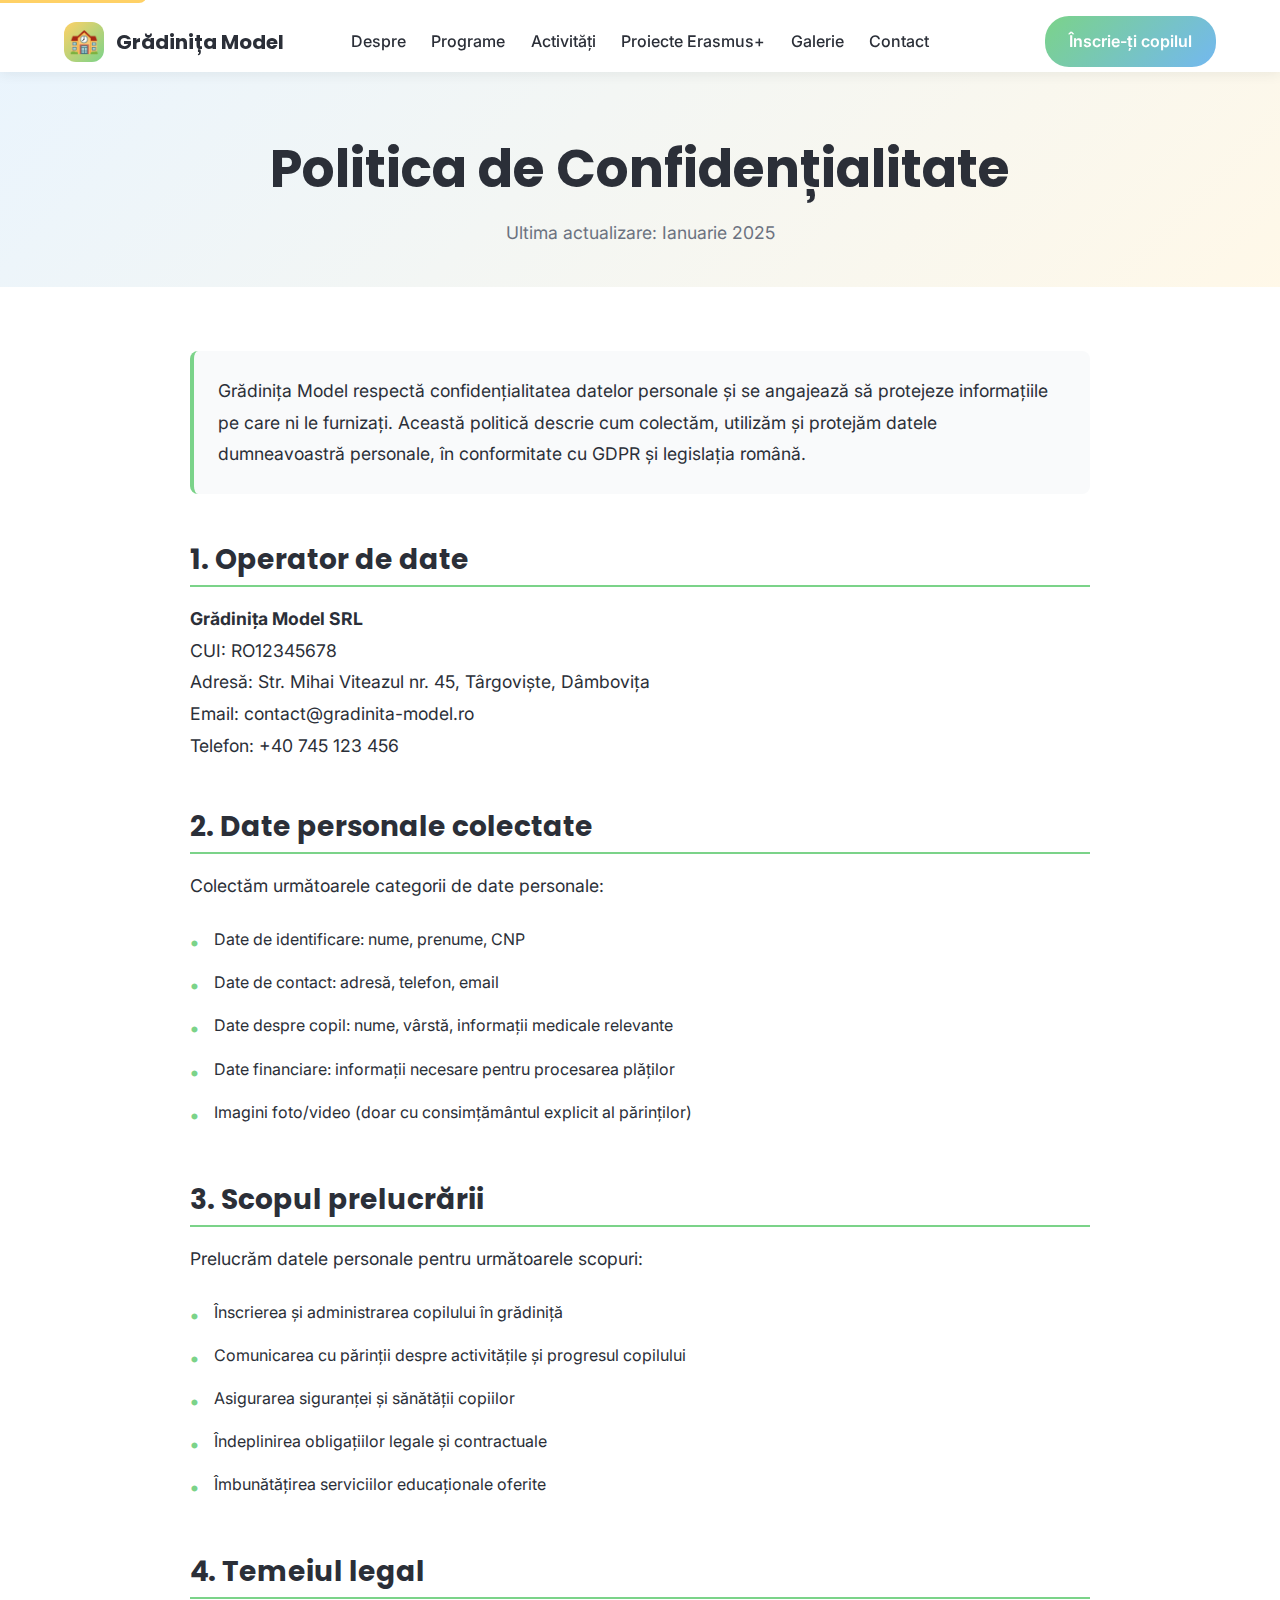
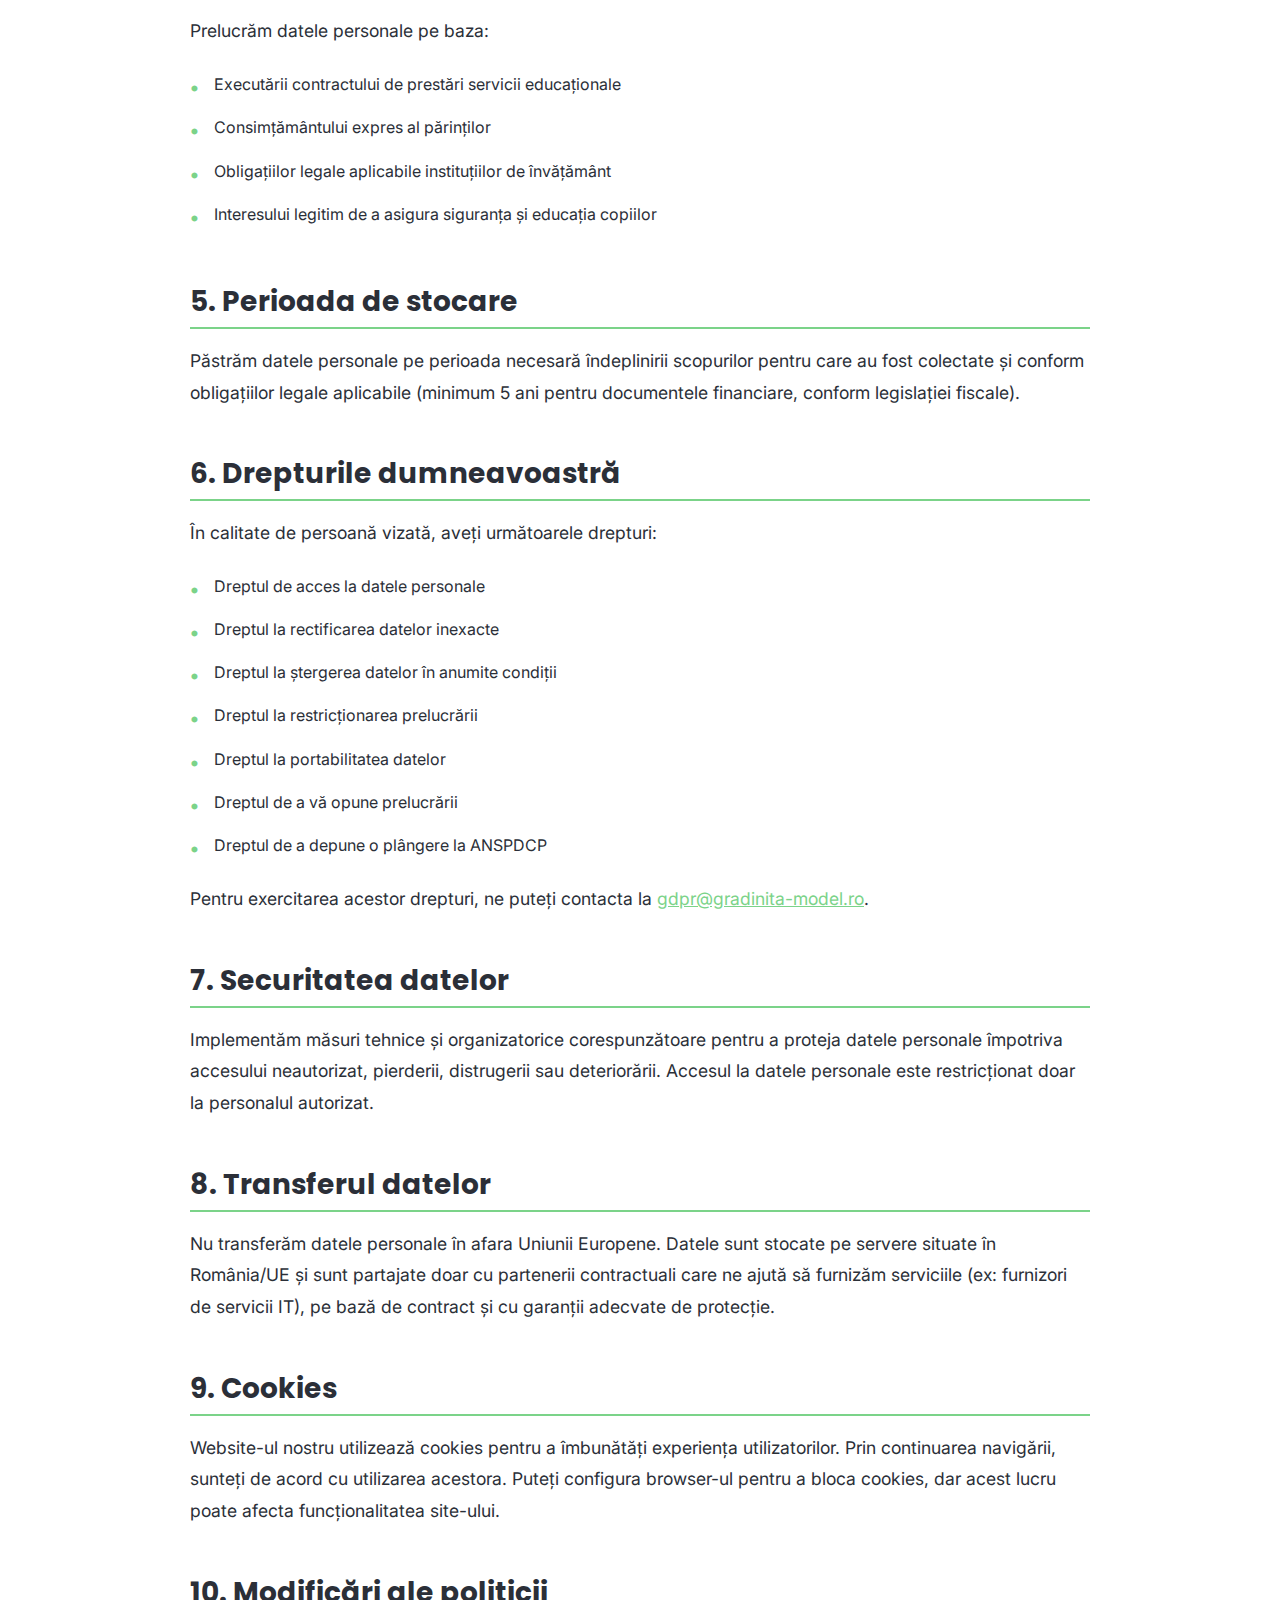
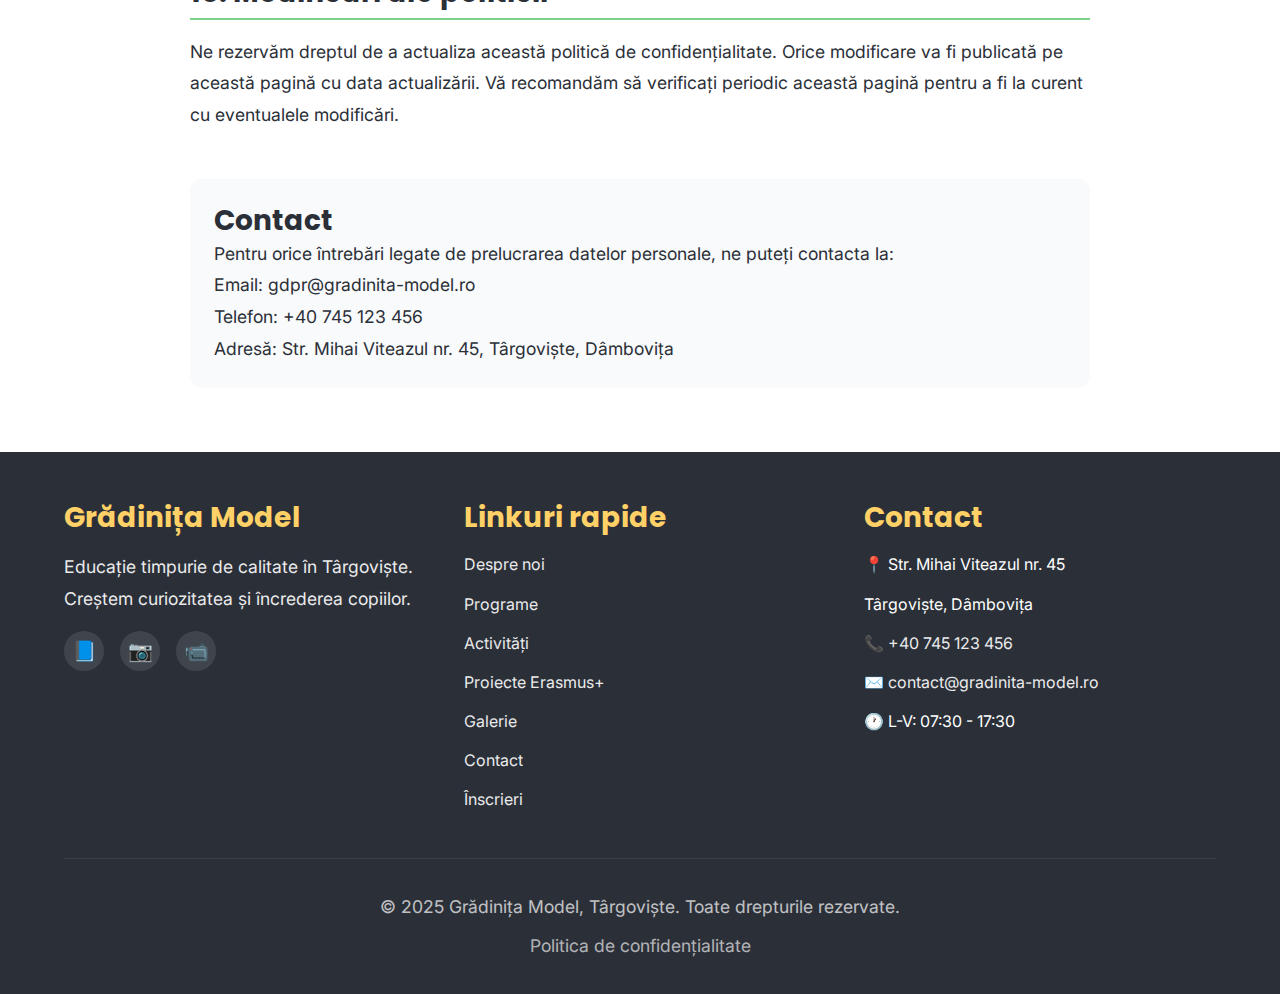
<file: politica-confidentialitate.html>
<!DOCTYPE html>
<html lang="ro">
<head>
    <meta charset="UTF-8">
    <meta name="viewport" content="width=device-width, initial-scale=1.0">
    <title>Politica de Confidențialitate - Grădinița Model Târgoviște</title>
    <meta name="description" content="Politica de confidențialitate a Grădiniței Model. Cum protejăm și procesăm datele personale ale familiilor noastre.">
    <link rel="canonical" href="https://www.gradinita-model.ro/politica-confidentialitate.html">
    <link rel="icon" type="image/svg+xml" href="data:image/svg+xml,%3Csvg xmlns='http://www.w3.org/2000/svg' viewBox='0 0 100 100'%3E%3Ctext y='.9em' font-size='90'%3E🏫%3C/text%3E%3C/svg%3E">
    <link rel="preconnect" href="https://fonts.googleapis.com">
    <link rel="preconnect" href="https://fonts.gstatic.com" crossorigin>
    <link href="https://fonts.googleapis.com/css2?family=Poppins:wght@600;700&family=Inter:wght@400;500;600&display=swap" rel="stylesheet">
    <link rel="stylesheet" href="css/style.css">
</head>
<body>
    <a href="#gm-main" class="gm-skip-link">Sari la conținut</a>

    <nav class="gm-nav" role="navigation" aria-label="Navigare principală">
        <div class="gm-nav__container">
            <a href="index.html" class="gm-nav__logo" aria-label="Grădinița Model - Acasă">
                <div class="gm-nav__logo-icon">🏫</div>
                <span class="gm-nav__logo-text">Grădinița Model</span>
            </a>

            <ul class="gm-nav__links">
                <li><a href="despre.html" class="gm-nav__link">Despre</a></li>
                <li><a href="programe.html" class="gm-nav__link">Programe</a></li>
                <li><a href="activitati.html" class="gm-nav__link">Activități</a></li>
                <li><a href="proiecte-erasmus.html" class="gm-nav__link">Proiecte Erasmus+</a></li>
                <li><a href="galerie.html" class="gm-nav__link">Galerie</a></li>
                <li><a href="contact.html" class="gm-nav__link">Contact</a></li>
            </ul>

            <div class="gm-nav__cta">
                <a href="inscrieri.html" class="gm-btn gm-btn--primary">Înscrie-ți copilul</a>
            </div>

            <button class="gm-nav__toggle" aria-label="Meniu" aria-expanded="false" aria-controls="gm-mobile-menu">
                <span class="gm-nav__toggle-line"></span>
                <span class="gm-nav__toggle-line"></span>
                <span class="gm-nav__toggle-line"></span>
            </button>
        </div>

        <div id="gm-mobile-menu" class="gm-mobile-menu" aria-hidden="true">
            <a href="despre.html" class="gm-mobile-menu__link">Despre</a>
            <a href="programe.html" class="gm-mobile-menu__link">Programe</a>
            <a href="activitati.html" class="gm-mobile-menu__link">Activități</a>
            <a href="proiecte-erasmus.html" class="gm-mobile-menu__link">Proiecte Erasmus+</a>
            <a href="galerie.html" class="gm-mobile-menu__link">Galerie</a>
            <a href="contact.html" class="gm-mobile-menu__link">Contact</a>
            <a href="inscrieri.html" class="gm-mobile-menu__link">Înscrieri</a>
        </div>
    </nav>

    <header class="gm-page-header">
        <div class="gm-container">
            <h1 class="gm-page-header__title">Politica de Confidențialitate</h1>
            <p class="gm-page-header__subtitle">Ultima actualizare: Ianuarie 2025</p>
        </div>
    </header>

    <main id="gm-main">
        <section class="gm-section">
            <div class="gm-container">
                <div class="gm-privacy">
                    <div class="gm-privacy__intro">
                        <p>
                            Grădinița Model respectă confidențialitatea datelor personale și se angajează să protejeze 
                            informațiile pe care ni le furnizați. Această politică descrie cum colectăm, utilizăm și 
                            protejăm datele dumneavoastră personale, în conformitate cu GDPR și legislația română.
                        </p>
                    </div>

                    <div class="gm-privacy__section">
                        <h2>1. Operator de date</h2>
                        <p>
                            <strong>Grădinița Model SRL</strong><br>
                            CUI: RO12345678<br>
                            Adresă: Str. Mihai Viteazul nr. 45, Târgoviște, Dâmbovița<br>
                            Email: contact@gradinita-model.ro<br>
                            Telefon: +40 745 123 456
                        </p>
                    </div>

                    <div class="gm-privacy__section">
                        <h2>2. Date personale colectate</h2>
                        <p>Colectăm următoarele categorii de date personale:</p>
                        <ul>
                            <li>Date de identificare: nume, prenume, CNP</li>
                            <li>Date de contact: adresă, telefon, email</li>
                            <li>Date despre copil: nume, vârstă, informații medicale relevante</li>
                            <li>Date financiare: informații necesare pentru procesarea plăților</li>
                            <li>Imagini foto/video (doar cu consimțământul explicit al părinților)</li>
                        </ul>
                    </div>

                    <div class="gm-privacy__section">
                        <h2>3. Scopul prelucrării</h2>
                        <p>Prelucrăm datele personale pentru următoarele scopuri:</p>
                        <ul>
                            <li>Înscrierea și administrarea copilului în grădiniță</li>
                            <li>Comunicarea cu părinții despre activitățile și progresul copilului</li>
                            <li>Asigurarea siguranței și sănătății copiilor</li>
                            <li>Îndeplinirea obligațiilor legale și contractuale</li>
                            <li>Îmbunătățirea serviciilor educaționale oferite</li>
                        </ul>
                    </div>

                    <div class="gm-privacy__section">
                        <h2>4. Temeiul legal</h2>
                        <p>Prelucrăm datele personale pe baza:</p>
                        <ul>
                            <li>Executării contractului de prestări servicii educaționale</li>
                            <li>Consimțământului expres al părinților</li>
                            <li>Obligațiilor legale aplicabile instituțiilor de învățământ</li>
                            <li>Interesului legitim de a asigura siguranța și educația copiilor</li>
                        </ul>
                    </div>

                    <div class="gm-privacy__section">
                        <h2>5. Perioada de stocare</h2>
                        <p>
                            Păstrăm datele personale pe perioada necesară îndeplinirii scopurilor pentru care au fost 
                            colectate și conform obligațiilor legale aplicabile (minimum 5 ani pentru documentele financiare, 
                            conform legislației fiscale).
                        </p>
                    </div>

                    <div class="gm-privacy__section">
                        <h2>6. Drepturile dumneavoastră</h2>
                        <p>În calitate de persoană vizată, aveți următoarele drepturi:</p>
                        <ul>
                            <li>Dreptul de acces la datele personale</li>
                            <li>Dreptul la rectificarea datelor inexacte</li>
                            <li>Dreptul la ștergerea datelor în anumite condiții</li>
                            <li>Dreptul la restricționarea prelucrării</li>
                            <li>Dreptul la portabilitatea datelor</li>
                            <li>Dreptul de a vă opune prelucrării</li>
                            <li>Dreptul de a depune o plângere la ANSPDCP</li>
                        </ul>
                        <p>
                            Pentru exercitarea acestor drepturi, ne puteți contacta la 
                            <a href="mailto:gdpr@gradinita-model.ro">gdpr@gradinita-model.ro</a>.
                        </p>
                    </div>

                    <div class="gm-privacy__section">
                        <h2>7. Securitatea datelor</h2>
                        <p>
                            Implementăm măsuri tehnice și organizatorice corespunzătoare pentru a proteja datele 
                            personale împotriva accesului neautorizat, pierderii, distrugerii sau deteriorării. 
                            Accesul la datele personale este restricționat doar la personalul autorizat.
                        </p>
                    </div>

                    <div class="gm-privacy__section">
                        <h2>8. Transferul datelor</h2>
                        <p>
                            Nu transferăm datele personale în afara Uniunii Europene. Datele sunt stocate pe 
                            servere situate în România/UE și sunt partajate doar cu partenerii contractuali care 
                            ne ajută să furnizăm serviciile (ex: furnizori de servicii IT), pe bază de contract 
                            și cu garanții adecvate de protecție.
                        </p>
                    </div>

                    <div class="gm-privacy__section">
                        <h2>9. Cookies</h2>
                        <p>
                            Website-ul nostru utilizează cookies pentru a îmbunătăți experiența utilizatorilor. 
                            Prin continuarea navigării, sunteți de acord cu utilizarea acestora. Puteți configura 
                            browser-ul pentru a bloca cookies, dar acest lucru poate afecta funcționalitatea site-ului.
                        </p>
                    </div>

                    <div class="gm-privacy__section">
                        <h2>10. Modificări ale politicii</h2>
                        <p>
                            Ne rezervăm dreptul de a actualiza această politică de confidențialitate. Orice modificare 
                            va fi publicată pe această pagină cu data actualizării. Vă recomandăm să verificați periodic 
                            această pagină pentru a fi la curent cu eventualele modificări.
                        </p>
                    </div>

                    <div class="gm-privacy__contact">
                        <h3>Contact</h3>
                        <p>
                            Pentru orice întrebări legate de prelucrarea datelor personale, ne puteți contacta la:<br>
                            Email: <a href="mailto:gdpr@gradinita-model.ro">gdpr@gradinita-model.ro</a><br>
                            Telefon: <a href="tel:+40745123456">+40 745 123 456</a><br>
                            Adresă: Str. Mihai Viteazul nr. 45, Târgoviște, Dâmbovița
                        </p>
                    </div>
                </div>
            </div>
        </section>
    </main>

    <footer class="gm-footer">
        <div class="gm-container">
            <div class="gm-footer__content">
                <div class="gm-footer__section">
                    <h3 class="gm-footer__title">Grădinița Model</h3>
                    <p class="gm-footer__text">Educație timpurie de calitate în Târgoviște. Creștem curiozitatea și încrederea copiilor.</p>
                    <div class="gm-footer__social">
                        <a href="#" class="gm-footer__social-link" aria-label="Facebook">📘</a>
                        <a href="#" class="gm-footer__social-link" aria-label="Instagram">📷</a>
                        <a href="#" class="gm-footer__social-link" aria-label="YouTube">📹</a>
                    </div>
                </div>

                <div class="gm-footer__section">
                    <h3 class="gm-footer__title">Linkuri rapide</h3>
                    <ul class="gm-footer__list">
                        <li><a href="despre.html" class="gm-footer__link">Despre noi</a></li>
                        <li><a href="programe.html" class="gm-footer__link">Programe</a></li>
                        <li><a href="activitati.html" class="gm-footer__link">Activități</a></li>
                        <li><a href="proiecte-erasmus.html" class="gm-footer__link">Proiecte Erasmus+</a></li>
                        <li><a href="galerie.html" class="gm-footer__link">Galerie</a></li>
                        <li><a href="contact.html" class="gm-footer__link">Contact</a></li>
                        <li><a href="inscrieri.html" class="gm-footer__link">Înscrieri</a></li>
                    </ul>
                </div>

                <div class="gm-footer__section">
                    <h3 class="gm-footer__title">Contact</h3>
                    <ul class="gm-footer__list">
                        <li>📍 Str. Mihai Viteazul nr. 45</li>
                        <li>Târgoviște, Dâmbovița</li>
                        <li>📞 <a href="tel:+40745123456" class="gm-footer__link">+40 745 123 456</a></li>
                        <li>✉️ <a href="mailto:contact@gradinita-model.ro" class="gm-footer__link">contact@gradinita-model.ro</a></li>
                        <li>🕐 L-V: 07:30 - 17:30</li>
                    </ul>
                </div>
            </div>

            <div class="gm-footer__bottom">
                <p>&copy; 2025 Grădinița Model, Târgoviște. Toate drepturile rezervate.</p>
                <p><a href="politica-confidentialitate.html" class="gm-footer__link">Politica de confidențialitate</a></p>
            </div>
        </div>
    </footer>

    <script src="js/script.js"></script>
</body>
</html>
</file>
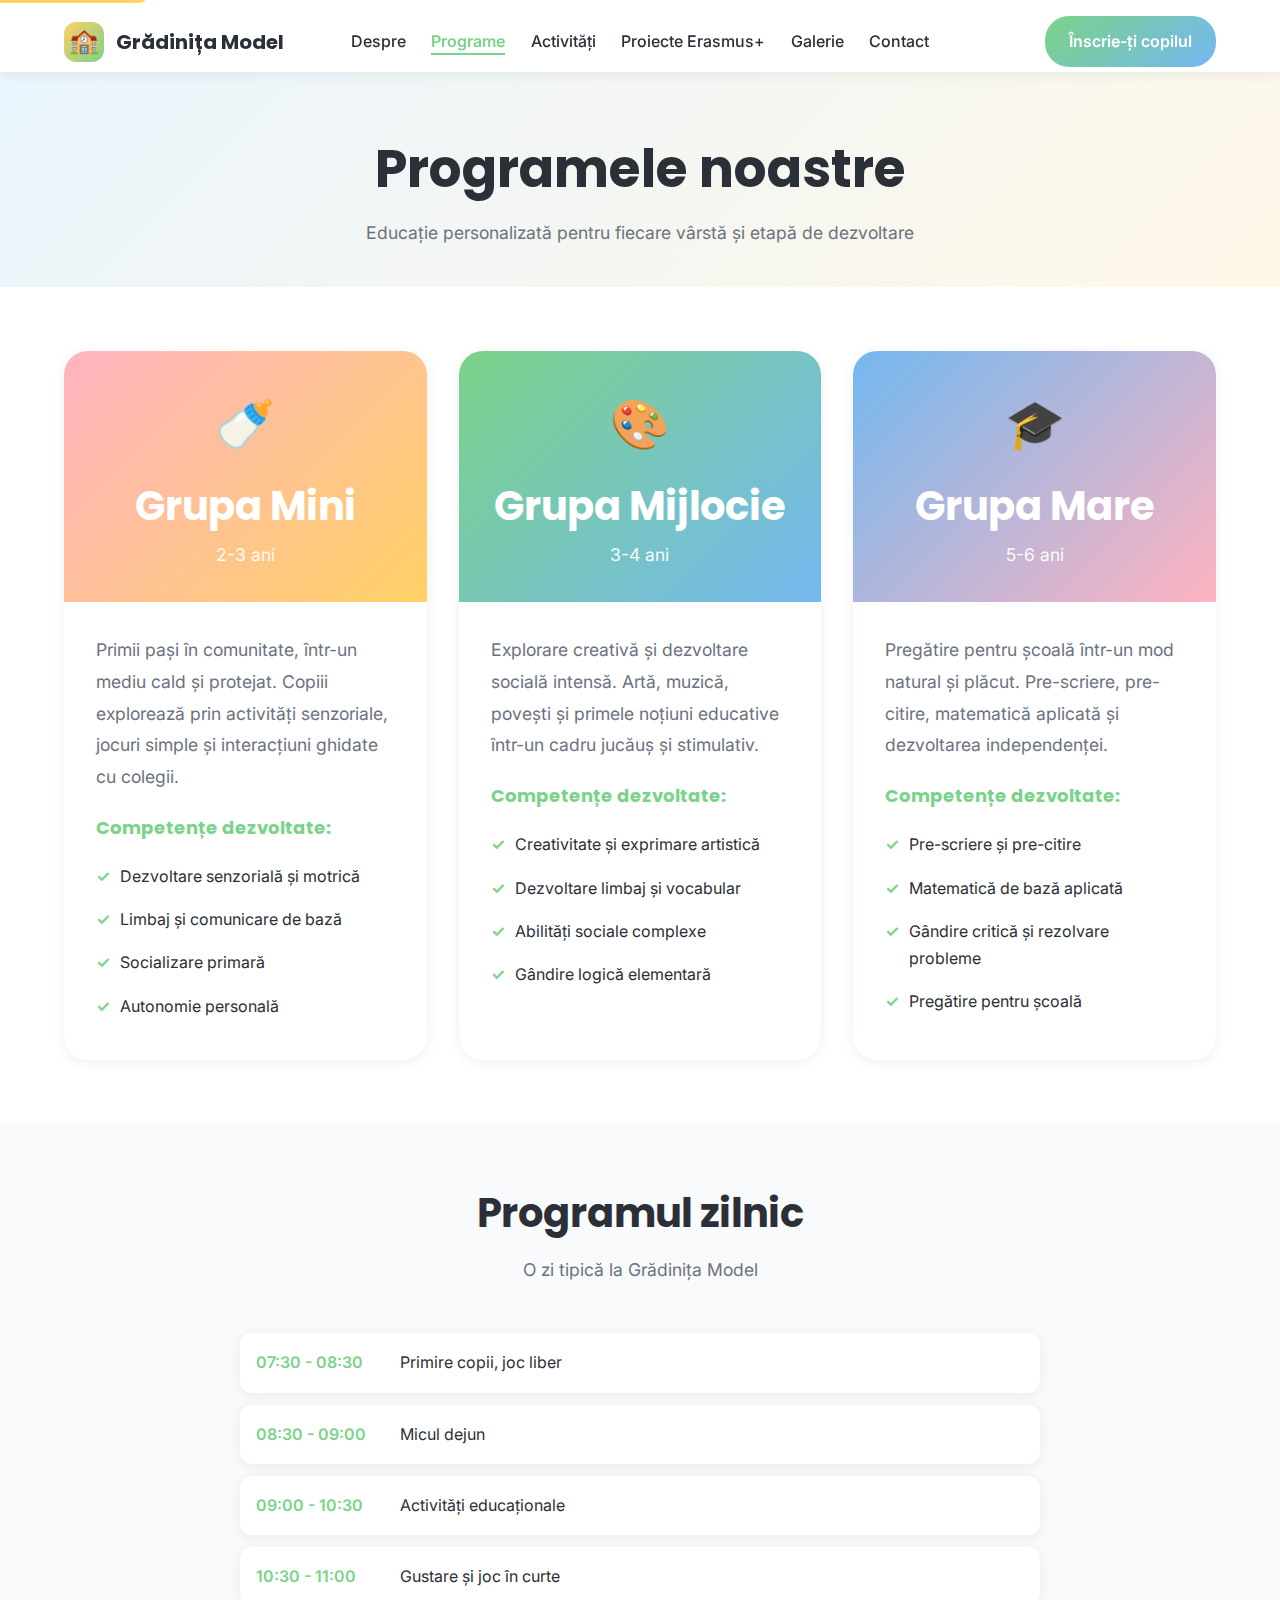
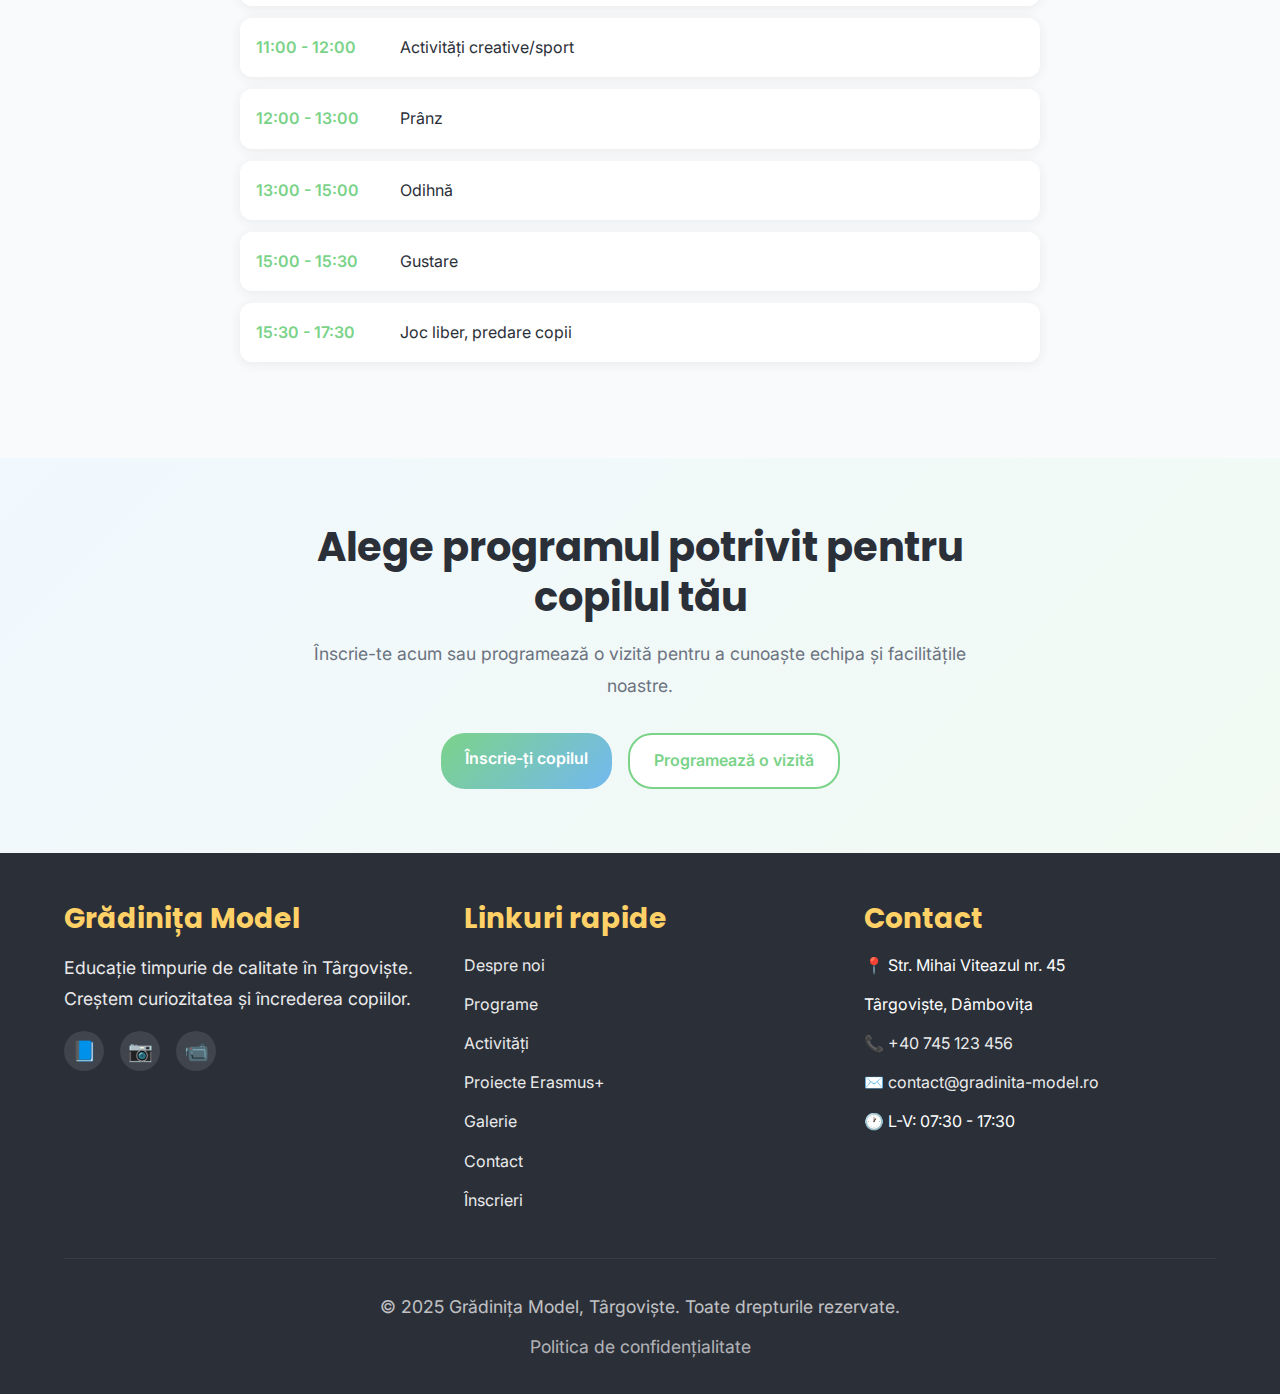
<file: programe.html>
<!DOCTYPE html>
<html lang="ro">
<head>
    <meta charset="UTF-8">
    <meta name="viewport" content="width=device-width, initial-scale=1.0">
    <title>Programele Noastre - Grădinița Model Târgoviște</title>
    <meta name="description" content="Descoperă programele educaționale pentru copii 2-6 ani la Grădinița Model. Grupa Mini, Mijlocie și Mare cu activități adaptate fiecărei vârste.">
    <link rel="canonical" href="https://www.gradinita-model.ro/programe.html">
    <meta property="og:title" content="Programele Noastre - Grădinița Model Târgoviște">
    <meta property="og:description" content="Programe educaționale pentru copii 2-6 ani, adaptate nevoilor fiecărei vârste.">
    <meta property="og:type" content="website">
    <meta property="og:url" content="https://www.gradinita-model.ro/programe.html">
    <meta property="og:image" content="https://www.gradinita-model.ro/images/og-image.jpg">
    <link rel="icon" type="image/svg+xml" href="data:image/svg+xml,%3Csvg xmlns='http://www.w3.org/2000/svg' viewBox='0 0 100 100'%3E%3Ctext y='.9em' font-size='90'%3E🏫%3C/text%3E%3C/svg%3E">
    <link rel="preconnect" href="https://fonts.googleapis.com">
    <link rel="preconnect" href="https://fonts.gstatic.com" crossorigin>
    <link href="https://fonts.googleapis.com/css2?family=Poppins:wght@600;700&family=Inter:wght@400;500;600&display=swap" rel="stylesheet">
    <link rel="stylesheet" href="css/style.css">
</head>
<body>
    <a href="#gm-main" class="gm-skip-link">Sari la conținut</a>

    <nav class="gm-nav" role="navigation" aria-label="Navigare principală">
        <div class="gm-nav__container">
            <a href="index.html" class="gm-nav__logo" aria-label="Grădinița Model - Acasă">
                <div class="gm-nav__logo-icon">🏫</div>
                <span class="gm-nav__logo-text">Grădinița Model</span>
            </a>

            <ul class="gm-nav__links">
                <li><a href="despre.html" class="gm-nav__link">Despre</a></li>
                <li><a href="programe.html" class="gm-nav__link">Programe</a></li>
                <li><a href="activitati.html" class="gm-nav__link">Activități</a></li>
                <li><a href="proiecte-erasmus.html" class="gm-nav__link">Proiecte Erasmus+</a></li>
                <li><a href="galerie.html" class="gm-nav__link">Galerie</a></li>
                <li><a href="contact.html" class="gm-nav__link">Contact</a></li>
            </ul>

            <div class="gm-nav__cta">
                <a href="inscrieri.html" class="gm-btn gm-btn--primary">Înscrie-ți copilul</a>
            </div>

            <button class="gm-nav__toggle" aria-label="Meniu" aria-expanded="false" aria-controls="gm-mobile-menu">
                <span class="gm-nav__toggle-line"></span>
                <span class="gm-nav__toggle-line"></span>
                <span class="gm-nav__toggle-line"></span>
            </button>
        </div>

        <div id="gm-mobile-menu" class="gm-mobile-menu" aria-hidden="true">
            <a href="despre.html" class="gm-mobile-menu__link">Despre</a>
            <a href="programe.html" class="gm-mobile-menu__link">Programe</a>
            <a href="activitati.html" class="gm-mobile-menu__link">Activități</a>
            <a href="proiecte-erasmus.html" class="gm-mobile-menu__link">Proiecte Erasmus+</a>
            <a href="galerie.html" class="gm-mobile-menu__link">Galerie</a>
            <a href="contact.html" class="gm-mobile-menu__link">Contact</a>
            <a href="inscrieri.html" class="gm-mobile-menu__link">Înscrieri</a>
        </div>
    </nav>

    <header class="gm-page-header">
        <div class="gm-container">
            <h1 class="gm-page-header__title">Programele noastre</h1>
            <p class="gm-page-header__subtitle">Educație personalizată pentru fiecare vârstă și etapă de dezvoltare</p>
        </div>
    </header>

    <main id="gm-main">
        <section class="gm-section">
            <div class="gm-container">
                <div class="gm-programs__grid">
                    <article class="gm-card gm-card--program gm-card--program-detail">
                        <div class="gm-card__header gm-card__header--mini">
                            <div class="gm-card__icon">🍼</div>
                            <h2 class="gm-card__title">Grupa Mini</h2>
                            <p class="gm-card__age">2-3 ani</p>
                        </div>
                        <div class="gm-card__body">
                            <p class="gm-card__text">
                                Primii pași în comunitate, într-un mediu cald și protejat. Copiii explorează prin 
                                activități senzoriale, jocuri simple și interacțiuni ghidate cu colegii.
                            </p>
                            <h3 class="gm-card__subtitle">Competențe dezvoltate:</h3>
                            <ul class="gm-card__list">
                                <li>Dezvoltare senzorială și motrică</li>
                                <li>Limbaj și comunicare de bază</li>
                                <li>Socializare primară</li>
                                <li>Autonomie personală</li>
                            </ul>
                        </div>
                    </article>

                    <article class="gm-card gm-card--program gm-card--program-detail">
                        <div class="gm-card__header gm-card__header--mijlocie">
                            <div class="gm-card__icon">🎨</div>
                            <h2 class="gm-card__title">Grupa Mijlocie</h2>
                            <p class="gm-card__age">3-4 ani</p>
                        </div>
                        <div class="gm-card__body">
                            <p class="gm-card__text">
                                Explorare creativă și dezvoltare socială intensă. Artă, muzică, povești și primele 
                                noțiuni educative într-un cadru jucăuș și stimulativ.
                            </p>
                            <h3 class="gm-card__subtitle">Competențe dezvoltate:</h3>
                            <ul class="gm-card__list">
                                <li>Creativitate și exprimare artistică</li>
                                <li>Dezvoltare limbaj și vocabular</li>
                                <li>Abilități sociale complexe</li>
                                <li>Gândire logică elementară</li>
                            </ul>
                        </div>
                    </article>

                    <article class="gm-card gm-card--program gm-card--program-detail">
                        <div class="gm-card__header gm-card__header--mare">
                            <div class="gm-card__icon">🎓</div>
                            <h2 class="gm-card__title">Grupa Mare</h2>
                            <p class="gm-card__age">5-6 ani</p>
                        </div>
                        <div class="gm-card__body">
                            <p class="gm-card__text">
                                Pregătire pentru școală într-un mod natural și plăcut. Pre-scriere, pre-citire, 
                                matematică aplicată și dezvoltarea independenței.
                            </p>
                            <h3 class="gm-card__subtitle">Competențe dezvoltate:</h3>
                            <ul class="gm-card__list">
                                <li>Pre-scriere și pre-citire</li>
                                <li>Matematică de bază aplicată</li>
                                <li>Gândire critică și rezolvare probleme</li>
                                <li>Pregătire pentru școală</li>
                            </ul>
                        </div>
                    </article>
                </div>
            </div>
        </section>

        <section class="gm-section gm-section--alt">
            <div class="gm-container">
                <h2 class="gm-section__title">Programul zilnic</h2>
                <p class="gm-section__subtitle">O zi tipică la Grădinița Model</p>

                <div class="gm-schedule">
                    <div class="gm-schedule__item">
                        <div class="gm-schedule__time">07:30 - 08:30</div>
                        <div class="gm-schedule__activity">Primire copii, joc liber</div>
                    </div>
                    <div class="gm-schedule__item">
                        <div class="gm-schedule__time">08:30 - 09:00</div>
                        <div class="gm-schedule__activity">Micul dejun</div>
                    </div>
                    <div class="gm-schedule__item">
                        <div class="gm-schedule__time">09:00 - 10:30</div>
                        <div class="gm-schedule__activity">Activități educaționale</div>
                    </div>
                    <div class="gm-schedule__item">
                        <div class="gm-schedule__time">10:30 - 11:00</div>
                        <div class="gm-schedule__activity">Gustare și joc în curte</div>
                    </div>
                    <div class="gm-schedule__item">
                        <div class="gm-schedule__time">11:00 - 12:00</div>
                        <div class="gm-schedule__activity">Activități creative/sport</div>
                    </div>
                    <div class="gm-schedule__item">
                        <div class="gm-schedule__time">12:00 - 13:00</div>
                        <div class="gm-schedule__activity">Prânz</div>
                    </div>
                    <div class="gm-schedule__item">
                        <div class="gm-schedule__time">13:00 - 15:00</div>
                        <div class="gm-schedule__activity">Odihnă</div>
                    </div>
                    <div class="gm-schedule__item">
                        <div class="gm-schedule__time">15:00 - 15:30</div>
                        <div class="gm-schedule__activity">Gustare</div>
                    </div>
                    <div class="gm-schedule__item">
                        <div class="gm-schedule__time">15:30 - 17:30</div>
                        <div class="gm-schedule__activity">Joc liber, predare copii</div>
                    </div>
                </div>
            </div>
        </section>

        <section class="gm-section gm-section--cta">
            <div class="gm-container">
                <div class="gm-cta__content">
                    <h2 class="gm-cta__title">Alege programul potrivit pentru copilul tău</h2>
                    <p class="gm-cta__text">Înscrie-te acum sau programează o vizită pentru a cunoaște echipa și facilitățile noastre.</p>
                    <div class="gm-cta__buttons">
                        <a href="inscrieri.html" class="gm-btn gm-btn--primary">Înscrie-ți copilul</a>
                        <a href="contact.html" class="gm-btn gm-btn--secondary">Programează o vizită</a>
                    </div>
                </div>
            </div>
        </section>
    </main>

    <footer class="gm-footer">
        <div class="gm-container">
            <div class="gm-footer__content">
                <div class="gm-footer__section">
                    <h3 class="gm-footer__title">Grădinița Model</h3>
                    <p class="gm-footer__text">Educație timpurie de calitate în Târgoviște. Creștem curiozitatea și încrederea copiilor.</p>
                    <div class="gm-footer__social">
                        <a href="#" class="gm-footer__social-link" aria-label="Facebook">📘</a>
                        <a href="#" class="gm-footer__social-link" aria-label="Instagram">📷</a>
                        <a href="#" class="gm-footer__social-link" aria-label="YouTube">📹</a>
                    </div>
                </div>

                <div class="gm-footer__section">
                    <h3 class="gm-footer__title">Linkuri rapide</h3>
                    <ul class="gm-footer__list">
                        <li><a href="despre.html" class="gm-footer__link">Despre noi</a></li>
                        <li><a href="programe.html" class="gm-footer__link">Programe</a></li>
                        <li><a href="activitati.html" class="gm-footer__link">Activități</a></li>
                        <li><a href="proiecte-erasmus.html" class="gm-footer__link">Proiecte Erasmus+</a></li>
                        <li><a href="galerie.html" class="gm-footer__link">Galerie</a></li>
                        <li><a href="contact.html" class="gm-footer__link">Contact</a></li>
                        <li><a href="inscrieri.html" class="gm-footer__link">Înscrieri</a></li>
                    </ul>
                </div>

                <div class="gm-footer__section">
                    <h3 class="gm-footer__title">Contact</h3>
                    <ul class="gm-footer__list">
                        <li>📍 Str. Mihai Viteazul nr. 45</li>
                        <li>Târgoviște, Dâmbovița</li>
                        <li>📞 <a href="tel:+40745123456" class="gm-footer__link">+40 745 123 456</a></li>
                        <li>✉️ <a href="mailto:contact@gradinita-model.ro" class="gm-footer__link">contact@gradinita-model.ro</a></li>
                        <li>🕐 L-V: 07:30 - 17:30</li>
                    </ul>
                </div>
            </div>

            <div class="gm-footer__bottom">
                <p>&copy; 2025 Grădinița Model, Târgoviște. Toate drepturile rezervate.</p>
                <p><a href="politica-confidentialitate.html" class="gm-footer__link">Politica de confidențialitate</a></p>
            </div>
        </div>
    </footer>

    <script src="js/script.js"></script>
</body>
</html>
</file>
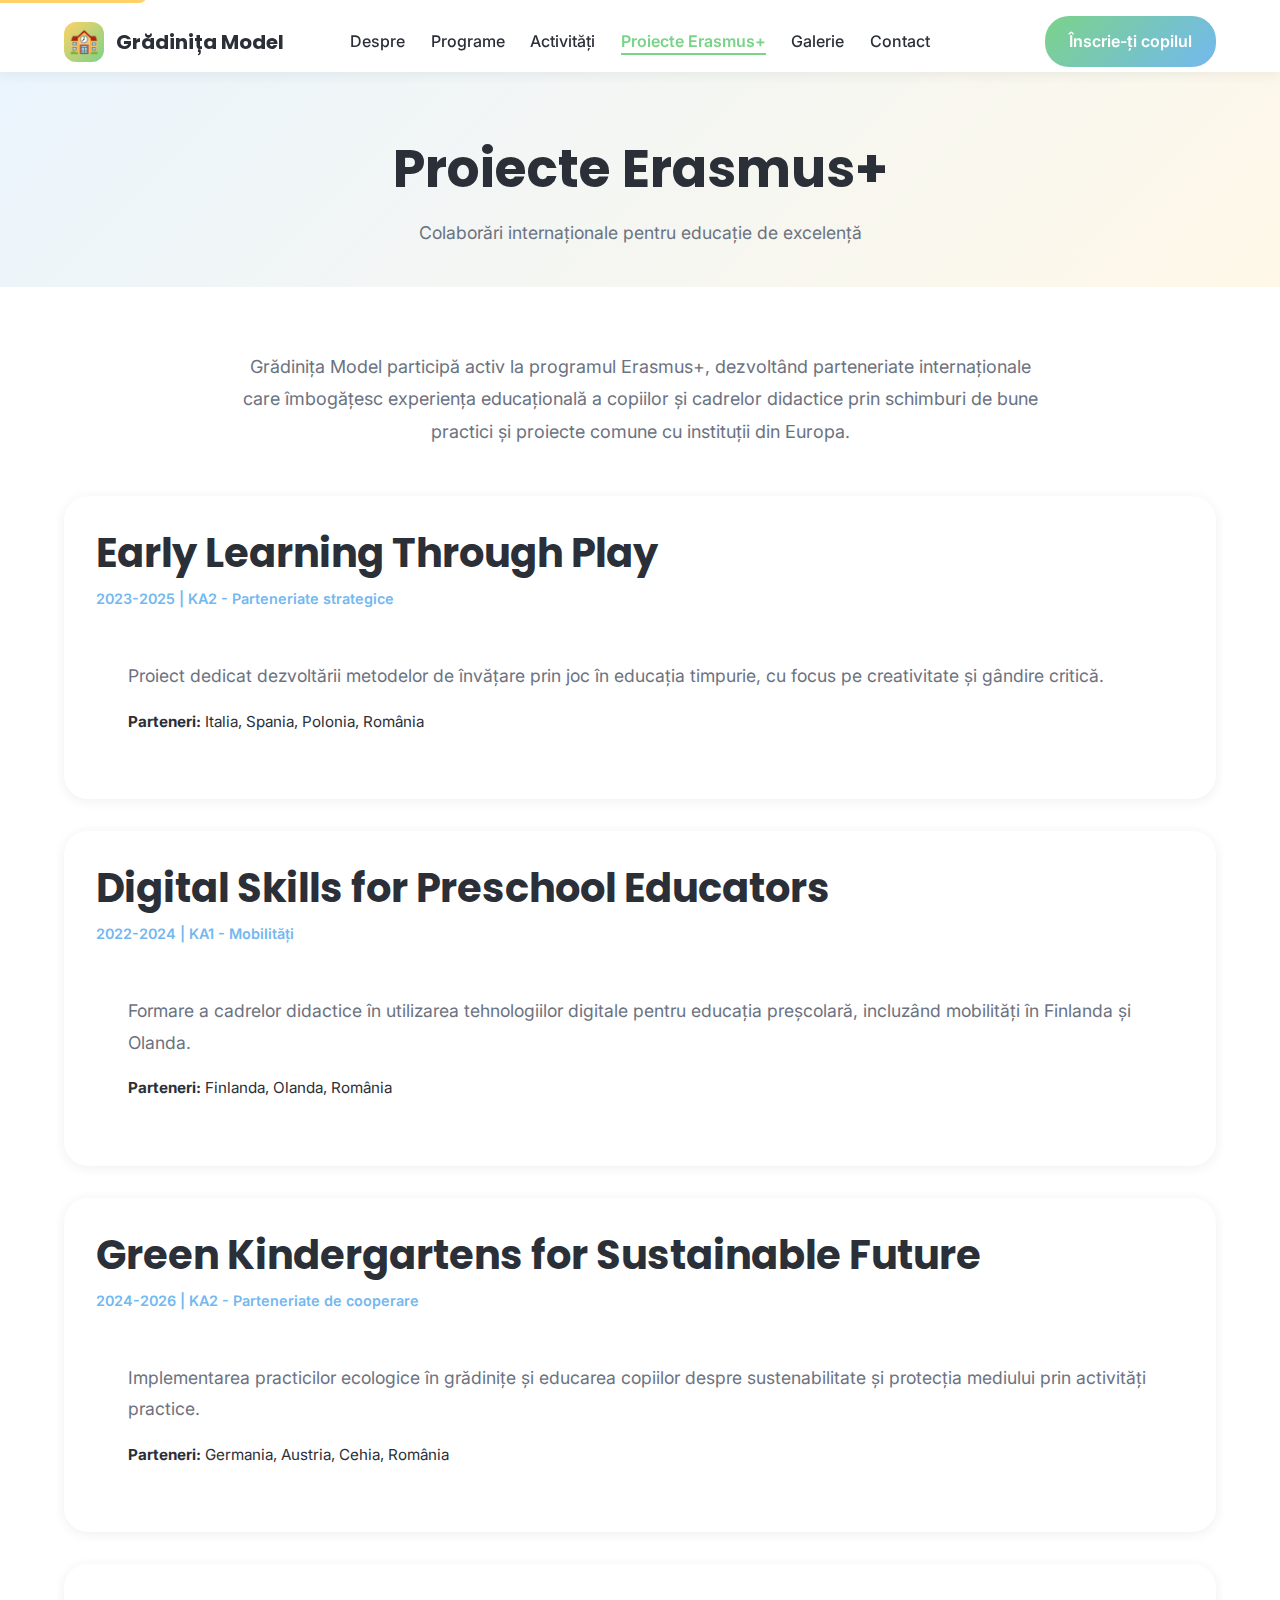
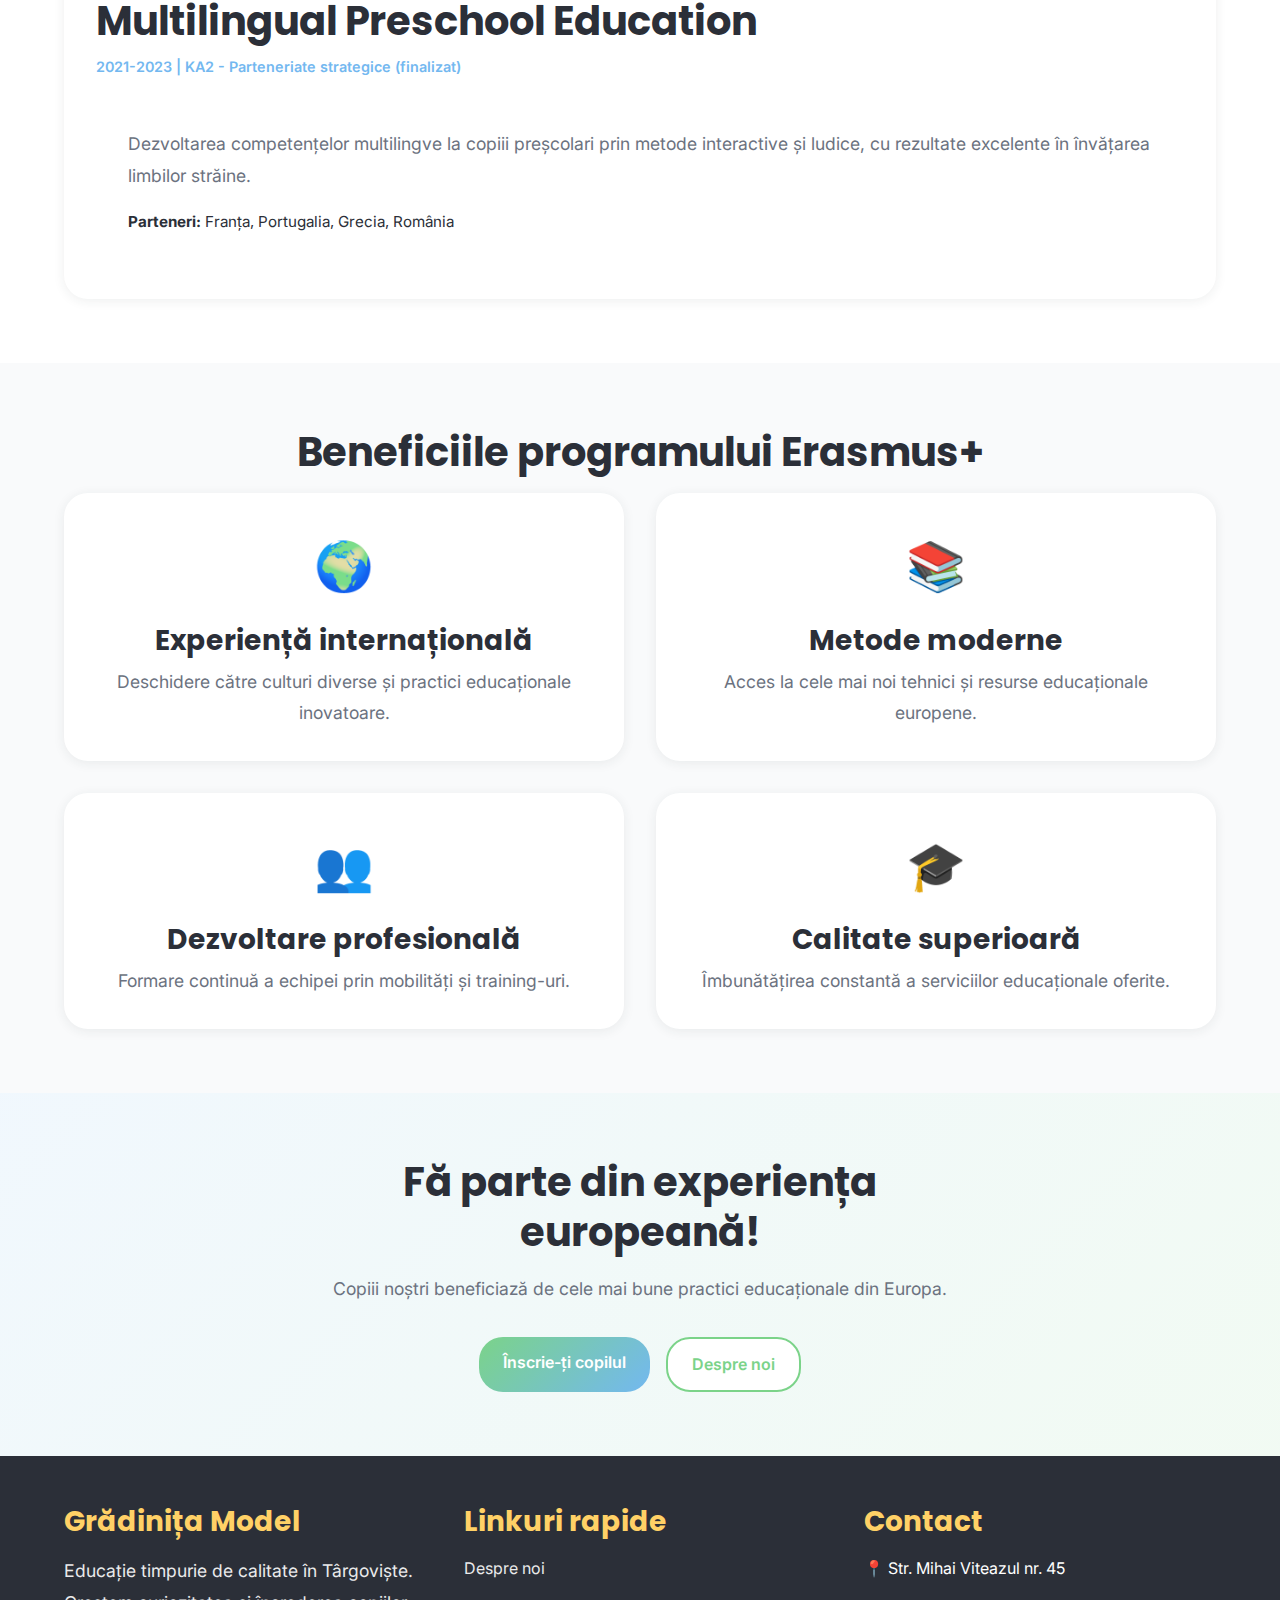
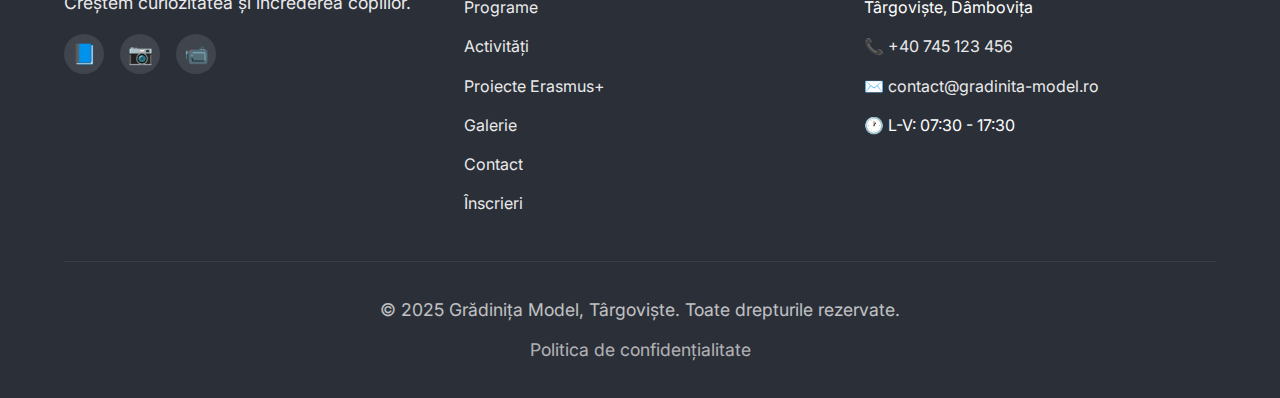
<file: proiecte-erasmus.html>
<!DOCTYPE html>
<html lang="ro">
<head>
    <meta charset="UTF-8">
    <meta name="viewport" content="width=device-width, initial-scale=1.0">
    <title>Proiecte Erasmus+ - Grădinița Model Târgoviște</title>
    <meta name="description" content="Proiectele internaționale Erasmus+ ale Grădiniței Model. Colaborări europene pentru educație de calitate și experiențe interculturale.">
    <link rel="canonical" href="https://www.gradinita-model.ro/proiecte-erasmus.html">
    <meta property="og:title" content="Proiecte Erasmus+ - Grădinița Model Târgoviște">
    <meta property="og:description" content="Proiecte internaționale Erasmus+ pentru educație de calitate și colaborări europene.">
    <meta property="og:type" content="website">
    <meta property="og:url" content="https://www.gradinita-model.ro/proiecte-erasmus.html">
    <meta property="og:image" content="https://www.gradinita-model.ro/images/og-image.jpg">
    <link rel="icon" type="image/svg+xml" href="data:image/svg+xml,%3Csvg xmlns='http://www.w3.org/2000/svg' viewBox='0 0 100 100'%3E%3Ctext y='.9em' font-size='90'%3E🏫%3C/text%3E%3C/svg%3E">
    <link rel="preconnect" href="https://fonts.googleapis.com">
    <link rel="preconnect" href="https://fonts.gstatic.com" crossorigin>
    <link href="https://fonts.googleapis.com/css2?family=Poppins:wght@600;700&family=Inter:wght@400;500;600&display=swap" rel="stylesheet">
    <link rel="stylesheet" href="css/style.css">
</head>
<body>
    <a href="#gm-main" class="gm-skip-link">Sari la conținut</a>

    <nav class="gm-nav" role="navigation" aria-label="Navigare principală">
        <div class="gm-nav__container">
            <a href="index.html" class="gm-nav__logo" aria-label="Grădinița Model - Acasă">
                <div class="gm-nav__logo-icon">🏫</div>
                <span class="gm-nav__logo-text">Grădinița Model</span>
            </a>

            <ul class="gm-nav__links">
                <li><a href="despre.html" class="gm-nav__link">Despre</a></li>
                <li><a href="programe.html" class="gm-nav__link">Programe</a></li>
                <li><a href="activitati.html" class="gm-nav__link">Activități</a></li>
                <li><a href="proiecte-erasmus.html" class="gm-nav__link">Proiecte Erasmus+</a></li>
                <li><a href="galerie.html" class="gm-nav__link">Galerie</a></li>
                <li><a href="contact.html" class="gm-nav__link">Contact</a></li>
            </ul>

            <div class="gm-nav__cta">
                <a href="inscrieri.html" class="gm-btn gm-btn--primary">Înscrie-ți copilul</a>
            </div>

            <button class="gm-nav__toggle" aria-label="Meniu" aria-expanded="false" aria-controls="gm-mobile-menu">
                <span class="gm-nav__toggle-line"></span>
                <span class="gm-nav__toggle-line"></span>
                <span class="gm-nav__toggle-line"></span>
            </button>
        </div>

        <div id="gm-mobile-menu" class="gm-mobile-menu" aria-hidden="true">
            <a href="despre.html" class="gm-mobile-menu__link">Despre</a>
            <a href="programe.html" class="gm-mobile-menu__link">Programe</a>
            <a href="activitati.html" class="gm-mobile-menu__link">Activități</a>
            <a href="proiecte-erasmus.html" class="gm-mobile-menu__link">Proiecte Erasmus+</a>
            <a href="galerie.html" class="gm-mobile-menu__link">Galerie</a>
            <a href="contact.html" class="gm-mobile-menu__link">Contact</a>
            <a href="inscrieri.html" class="gm-mobile-menu__link">Înscrieri</a>
        </div>
    </nav>

    <header class="gm-page-header">
        <div class="gm-container">
            <h1 class="gm-page-header__title">Proiecte Erasmus+</h1>
            <p class="gm-page-header__subtitle">Colaborări internaționale pentru educație de excelență</p>
        </div>
    </header>

    <main id="gm-main">
        <section class="gm-section">
            <div class="gm-container">
                <div class="gm-intro">
                    <p class="gm-intro__text">
                        Grădinița Model participă activ la programul Erasmus+, dezvoltând parteneriate internaționale 
                        care îmbogățesc experiența educațională a copiilor și cadrelor didactice prin schimburi de bune 
                        practici și proiecte comune cu instituții din Europa.
                    </p>
                </div>

                <div class="gm-projects">
                    <article class="gm-card gm-card--project">
                        <div class="gm-card__header-simple">
                            <h2 class="gm-card__title">Early Learning Through Play</h2>
                            <p class="gm-card__meta">2023-2025 | KA2 - Parteneriate strategice</p>
                        </div>
                        <div class="gm-card__body">
                            <p class="gm-card__text">
                                Proiect dedicat dezvoltării metodelor de învățare prin joc în educația timpurie, 
                                cu focus pe creativitate și gândire critică.
                            </p>
                            <p class="gm-card__partners"><strong>Parteneri:</strong> Italia, Spania, Polonia, România</p>
                        </div>
                    </article>

                    <article class="gm-card gm-card--project">
                        <div class="gm-card__header-simple">
                            <h2 class="gm-card__title">Digital Skills for Preschool Educators</h2>
                            <p class="gm-card__meta">2022-2024 | KA1 - Mobilități</p>
                        </div>
                        <div class="gm-card__body">
                            <p class="gm-card__text">
                                Formare a cadrelor didactice în utilizarea tehnologiilor digitale pentru educația 
                                preșcolară, incluzând mobilități în Finlanda și Olanda.
                            </p>
                            <p class="gm-card__partners"><strong>Parteneri:</strong> Finlanda, Olanda, România</p>
                        </div>
                    </article>

                    <article class="gm-card gm-card--project">
                        <div class="gm-card__header-simple">
                            <h2 class="gm-card__title">Green Kindergartens for Sustainable Future</h2>
                            <p class="gm-card__meta">2024-2026 | KA2 - Parteneriate de cooperare</p>
                        </div>
                        <div class="gm-card__body">
                            <p class="gm-card__text">
                                Implementarea practicilor ecologice în grădinițe și educarea copiilor despre 
                                sustenabilitate și protecția mediului prin activități practice.
                            </p>
                            <p class="gm-card__partners"><strong>Parteneri:</strong> Germania, Austria, Cehia, România</p>
                        </div>
                    </article>

                    <article class="gm-card gm-card--project">
                        <div class="gm-card__header-simple">
                            <h2 class="gm-card__title">Multilingual Preschool Education</h2>
                            <p class="gm-card__meta">2021-2023 | KA2 - Parteneriate strategice (finalizat)</p>
                        </div>
                        <div class="gm-card__body">
                            <p class="gm-card__text">
                                Dezvoltarea competențelor multilingve la copiii preșcolari prin metode interactive 
                                și ludice, cu rezultate excelente în învățarea limbilor străine.
                            </p>
                            <p class="gm-card__partners"><strong>Parteneri:</strong> Franța, Portugalia, Grecia, România</p>
                        </div>
                    </article>
                </div>
            </div>
        </section>

        <section class="gm-section gm-section--alt">
            <div class="gm-container">
                <h2 class="gm-section__title">Beneficiile programului Erasmus+</h2>
                <div class="gm-benefits__grid">
                    <div class="gm-card gm-card--benefit">
                        <div class="gm-card__icon">🌍</div>
                        <h3 class="gm-card__title">Experiență internațională</h3>
                        <p class="gm-card__text">Deschidere către culturi diverse și practici educaționale inovatoare.</p>
                    </div>
                    <div class="gm-card gm-card--benefit">
                        <div class="gm-card__icon">📚</div>
                        <h3 class="gm-card__title">Metode moderne</h3>
                        <p class="gm-card__text">Acces la cele mai noi tehnici și resurse educaționale europene.</p>
                    </div>
                    <div class="gm-card gm-card--benefit">
                        <div class="gm-card__icon">👥</div>
                        <h3 class="gm-card__title">Dezvoltare profesională</h3>
                        <p class="gm-card__text">Formare continuă a echipei prin mobilități și training-uri.</p>
                    </div>
                    <div class="gm-card gm-card--benefit">
                        <div class="gm-card__icon">🎓</div>
                        <h3 class="gm-card__title">Calitate superioară</h3>
                        <p class="gm-card__text">Îmbunătățirea constantă a serviciilor educaționale oferite.</p>
                    </div>
                </div>
            </div>
        </section>

        <section class="gm-section gm-section--cta">
            <div class="gm-container">
                <div class="gm-cta__content">
                    <h2 class="gm-cta__title">Fă parte din experiența europeană!</h2>
                    <p class="gm-cta__text">Copiii noștri beneficiază de cele mai bune practici educaționale din Europa.</p>
                    <div class="gm-cta__buttons">
                        <a href="inscrieri.html" class="gm-btn gm-btn--primary">Înscrie-ți copilul</a>
                        <a href="despre.html" class="gm-btn gm-btn--secondary">Despre noi</a>
                    </div>
                </div>
            </div>
        </section>
    </main>

    <footer class="gm-footer">
        <div class="gm-container">
            <div class="gm-footer__content">
                <div class="gm-footer__section">
                    <h3 class="gm-footer__title">Grădinița Model</h3>
                    <p class="gm-footer__text">Educație timpurie de calitate în Târgoviște. Creștem curiozitatea și încrederea copiilor.</p>
                    <div class="gm-footer__social">
                        <a href="#" class="gm-footer__social-link" aria-label="Facebook">📘</a>
                        <a href="#" class="gm-footer__social-link" aria-label="Instagram">📷</a>
                        <a href="#" class="gm-footer__social-link" aria-label="YouTube">📹</a>
                    </div>
                </div>

                <div class="gm-footer__section">
                    <h3 class="gm-footer__title">Linkuri rapide</h3>
                    <ul class="gm-footer__list">
                        <li><a href="despre.html" class="gm-footer__link">Despre noi</a></li>
                        <li><a href="programe.html" class="gm-footer__link">Programe</a></li>
                        <li><a href="activitati.html" class="gm-footer__link">Activități</a></li>
                        <li><a href="proiecte-erasmus.html" class="gm-footer__link">Proiecte Erasmus+</a></li>
                        <li><a href="galerie.html" class="gm-footer__link">Galerie</a></li>
                        <li><a href="contact.html" class="gm-footer__link">Contact</a></li>
                        <li><a href="inscrieri.html" class="gm-footer__link">Înscrieri</a></li>
                    </ul>
                </div>

                <div class="gm-footer__section">
                    <h3 class="gm-footer__title">Contact</h3>
                    <ul class="gm-footer__list">
                        <li>📍 Str. Mihai Viteazul nr. 45</li>
                        <li>Târgoviște, Dâmbovița</li>
                        <li>📞 <a href="tel:+40745123456" class="gm-footer__link">+40 745 123 456</a></li>
                        <li>✉️ <a href="mailto:contact@gradinita-model.ro" class="gm-footer__link">contact@gradinita-model.ro</a></li>
                        <li>🕐 L-V: 07:30 - 17:30</li>
                    </ul>
                </div>
            </div>

            <div class="gm-footer__bottom">
                <p>&copy; 2025 Grădinița Model, Târgoviște. Toate drepturile rezervate.</p>
                <p><a href="politica-confidentialitate.html" class="gm-footer__link">Politica de confidențialitate</a></p>
            </div>
        </div>
    </footer>

    <script src="js/script.js"></script>
</body>
</html>
</file>
<file: css/style.css>
/* ===================================
   GRĂDINIȚA MODEL - STYLE.CSS
   BEM Methodology with gm- prefix
   =================================== */

/* ===================================
   RESET & BASE
   =================================== */
* {
    margin: 0;
    padding: 0;
    box-sizing: border-box;
}

html {
    scroll-behavior: smooth;
}

body {
    font-family: 'Inter', -apple-system, BlinkMacSystemFont, 'Segoe UI', sans-serif;
    color: #2B2F38;
    line-height: 1.7;
    overflow-x: hidden;
}

body.gm-no-scroll {
    overflow: hidden;
}

img {
    max-width: 100%;
    height: auto;
    display: block;
}

a {
    color: inherit;
    text-decoration: none;
}

button {
    font-family: inherit;
}

/* ===================================
   CSS VARIABLES
   =================================== */
:root {
    --gm-yellow: #FFD166;
    --gm-green: #7BD389;
    --gm-blue: #73B8F0;
    --gm-pink: #FFB3C1;
    --gm-dark: #2B2F38;
    --gm-light: #F9FAFB;
    --gm-white: #FFFFFF;
    --gm-gray: #6B7280;
    --gm-shadow-sm: 0 2px 12px rgba(43, 47, 56, 0.08);
    --gm-shadow-md: 0 4px 16px rgba(43, 47, 56, 0.1);
    --gm-shadow-lg: 0 8px 24px rgba(43, 47, 56, 0.12);
    --gm-transition: 0.3s ease;
    --gm-max-width: 1200px;
}

/* ===================================
   TYPOGRAPHY
   =================================== */
h1, h2, h3, h4, h5, h6 {
    font-family: 'Poppins', sans-serif;
    font-weight: 700;
    line-height: 1.25;
}

h1 {
    font-size: clamp(2rem, 3vw + 1rem, 3.25rem);
}

h2 {
    font-size: clamp(1.75rem, 2.5vw + 0.5rem, 2.5rem);
}

h3 {
    font-size: clamp(1.25rem, 2vw + 0.25rem, 1.75rem);
}

p {
    font-size: clamp(0.95rem, 0.4vw + 0.9rem, 1.1rem);
    line-height: 1.8;
}

/* ===================================
   SKIP LINK (Accessibility)
   =================================== */
.gm-skip-link {
    position: absolute;
    top: -40px;
    left: 0;
    background: var(--gm-yellow);
    color: var(--gm-dark);
    padding: 8px 16px;
    border-radius: 0 0 8px 0;
    font-weight: 600;
    z-index: 10000;
    text-decoration: none;
}

.gm-skip-link:focus {
    top: 0;
}

/* ===================================
   CONTAINER & UTILITIES
   =================================== */
.gm-container {
    max-width: var(--gm-max-width);
    margin: 0 auto;
    padding: 0 1.5rem;
}

.gm-text-center {
    text-align: center;
}

/* ===================================
   NAVBAR - 3 COLOANE EGALE (Grid)
   Layout: Logo (left) | Menu (center) | CTA (right)
   - Desktop: Grid cu 3 coloane 1fr 1fr 1fr
   - Tablet: Spacing redus
   - Mobile: Logo + Burger, menu drawer
   =================================== */
.gm-nav {
    position: sticky;
    top: 0;
    background: var(--gm-white);
    box-shadow: var(--gm-shadow-sm);
    z-index: 3100;
    transition: box-shadow var(--gm-transition);
}

/* Grid container cu 3 coloane egale */
.gm-nav__container {
    display: grid;
    grid-template-columns: 1fr 1fr 1fr;
    align-items: center;
    gap: clamp(0.5rem, 2vw, 2rem);
    max-width: var(--gm-max-width);
    margin: 0 auto;
    padding: 1rem 1.5rem;
    height: 72px;
}

/* Coloana 1: Logo (align left) */
.gm-nav__logo {
    justify-self: start;
    display: flex;
    align-items: center;
    gap: 0.75rem;
    font-family: 'Poppins', sans-serif;
    font-weight: 700;
    font-size: 1.25rem;
    color: var(--gm-dark);
    transition: opacity var(--gm-transition);
}

.gm-nav__logo:hover {
    opacity: 0.8;
}

.gm-nav__logo-icon {
    width: 40px;
    height: 40px;
    background: linear-gradient(135deg, var(--gm-yellow), var(--gm-green));
    border-radius: 12px;
    display: flex;
    align-items: center;
    justify-content: center;
    font-size: 1.5rem;
    flex-shrink: 0;
}

.gm-nav__logo-text {
    white-space: nowrap;
}

/* Coloana 2: Meniu desktop (align center) */
.gm-nav__links {
    justify-self: center;
    display: flex;
    list-style: none;
    gap: clamp(1.25rem, 2vw, 2rem);
    align-items: center;
}

.gm-nav__link {
    color: var(--gm-dark);
    font-weight: 500;
    transition: color var(--gm-transition);
    position: relative;
    white-space: nowrap;
}

.gm-nav__link:hover,
.gm-nav__link:focus {
    color: var(--gm-green);
}

.gm-nav__link:focus-visible {
    outline: 2px solid var(--gm-green);
    outline-offset: 4px;
    border-radius: 4px;
}

/* Active link indicator */
.gm-nav__link[aria-current="page"] {
    color: var(--gm-green);
    font-weight: 600;
}

.gm-nav__link[aria-current="page"]::after {
    content: '';
    position: absolute;
    bottom: -4px;
    left: 0;
    right: 0;
    height: 2px;
    background: var(--gm-green);
}

/* Coloana 3: CTA Button (align right) */
.gm-nav__cta {
    justify-self: end;
}

/* Burger toggle (ascuns pe desktop) */
.gm-nav__toggle {
    display: none;
    background: none;
    border: none;
    cursor: pointer;
    padding: 0.5rem;
    z-index: 3200;
    justify-self: end;
}

.gm-nav__toggle-line {
    display: block;
    width: 25px;
    height: 3px;
    background: var(--gm-dark);
    margin: 5px 0;
    transition: all var(--gm-transition);
    border-radius: 2px;
}

/* Animație burger X */
.gm-nav__toggle[aria-expanded="true"] .gm-nav__toggle-line:nth-child(1) {
    transform: rotate(45deg) translate(5px, 5px);
}

.gm-nav__toggle[aria-expanded="true"] .gm-nav__toggle-line:nth-child(2) {
    opacity: 0;
}

.gm-nav__toggle[aria-expanded="true"] .gm-nav__toggle-line:nth-child(3) {
    transform: rotate(-45deg) translate(7px, -6px);
}

/* Mobile Menu Drawer */
.gm-mobile-menu {
    display: none;
    position: fixed;
    top: 72px;
    left: 0;
    right: 0;
    bottom: 0;
    background: var(--gm-white);
    padding: 2rem;
    box-shadow: var(--gm-shadow-md);
    flex-direction: column;
    gap: 1.5rem;
    max-height: calc(100vh - 72px);
    overflow-y: auto;
    z-index: 3000;
    animation: gm-slideDown 0.3s ease-out;
}

@keyframes gm-slideDown {
    from {
        opacity: 0;
        transform: translateY(-20px);
    }
    to {
        opacity: 1;
        transform: translateY(0);
    }
}

.gm-mobile-menu.gm-mobile-menu--active {
    display: flex;
}

.gm-mobile-menu__link {
    color: var(--gm-dark);
    font-weight: 500;
    font-size: 1.125rem;
    padding: 1rem 0;
    border-bottom: 1px solid var(--gm-light);
    transition: color var(--gm-transition);
}

.gm-mobile-menu__link:hover,
.gm-mobile-menu__link:focus {
    color: var(--gm-green);
}

.gm-mobile-menu__link:last-child {
    border-bottom: none;
}

.gm-mobile-menu__link[aria-current="page"] {
    color: var(--gm-green);
    font-weight: 600;
}

/* ===================================
   NAVBAR RESPONSIVE BREAKPOINTS
   =================================== */

/* Tablet Large: Reducem spacing, păstrăm 3 coloane */
@media (max-width: 1024px) {
    .gm-nav__container {
        gap: 1rem;
    }
    
    .gm-nav__links {
        gap: 1.25rem;
    }
    
    .gm-nav__link {
        font-size: 0.95rem;
    }
}

/* Tablet & Mobile: Trecem la burger menu */
@media (max-width: 768px) {
    .gm-nav__container {
        grid-template-columns: 1fr auto;
    }
    
    .gm-nav__links {
        display: none;
    }
    
    .gm-nav__cta {
        display: none;
    }
    
    .gm-nav__toggle {
        display: block;
    }
}

/* ===================================
   BUTTONS
   =================================== */
.gm-btn {
    background: linear-gradient(135deg, var(--gm-green), var(--gm-blue));
    color: var(--gm-white);
    padding: 0.75rem 1.5rem;
    border-radius: 24px;
    font-weight: 600;
    transition: transform var(--gm-transition), box-shadow var(--gm-transition);
    display: inline-block;
    border: none;
    cursor: pointer;
    font-size: 1rem;
    white-space: nowrap;
}

.gm-btn:hover,
.gm-btn:focus-visible {
    transform: translateY(-2px);
    box-shadow: 0 8px 20px rgba(123, 211, 137, 0.3);
}

.gm-btn:focus-visible {
    outline: 2px solid var(--gm-green);
    outline-offset: 2px;
}

.gm-btn--primary {
    background: linear-gradient(135deg, var(--gm-green), var(--gm-blue));
}

.gm-btn--secondary {
    background: var(--gm-white);
    color: var(--gm-green);
    border: 2px solid var(--gm-green);
}

.gm-btn--secondary:hover,
.gm-btn--secondary:focus-visible {
    background: var(--gm-green);
    color: var(--gm-white);
}

.gm-btn--full {
    width: 100%;
}

/* ===================================
   HERO SECTION
   =================================== */
.gm-hero {
    background: linear-gradient(135deg, rgba(255, 209, 102, 0.15), rgba(123, 211, 137, 0.15));
    padding: clamp(3rem, 6vw, 6rem) 1.5rem clamp(2rem, 4vw, 4rem);
    position: relative;
    overflow: hidden;
}

.gm-hero::before {
    content: '☁️';
    position: absolute;
    top: 10%;
    right: 10%;
    font-size: clamp(2rem, 4vw, 4rem);
    opacity: 0.3;
    animation: gm-float 6s ease-in-out infinite;
}

.gm-hero::after {
    content: '⭐';
    position: absolute;
    bottom: 15%;
    left: 8%;
    font-size: clamp(1.75rem, 3.5vw, 3rem);
    opacity: 0.3;
    animation: gm-float 8s ease-in-out infinite 1s;
}

@keyframes gm-float {
    0%, 100% { transform: translateY(0); }
    50% { transform: translateY(-20px); }
}

.gm-hero__content {
    max-width: var(--gm-max-width);
    margin: 0 auto;
    display: grid;
    gap: 3rem;
    align-items: center;
}

.gm-hero__title {
    margin-bottom: 1rem;
}

.gm-hero__subtitle {
    margin-bottom: 2rem;
    opacity: 0.9;
}

.gm-hero__buttons {
    display: flex;
    gap: 1rem;
    flex-wrap: wrap;
}

.gm-hero__image {
    width: 100%;
    height: 300px;
    background: linear-gradient(135deg, var(--gm-pink), var(--gm-blue));
    border-radius: 24px;
    display: flex;
    align-items: center;
    justify-content: center;
    position: relative;
    overflow: hidden;
}

.gm-hero__emoji {
    font-size: 4rem;
}

@media (min-width: 768px) {
    .gm-hero__content {
        grid-template-columns: 1fr 1fr;
    }
    
    .gm-hero__image {
        height: 400px;
    }
}

/* ===================================
   PAGE HEADER
   =================================== */
.gm-page-header {
    background: linear-gradient(135deg, rgba(115, 184, 240, 0.15), rgba(255, 209, 102, 0.15));
    padding: clamp(3rem, 5vw, 5rem) 1.5rem clamp(2rem, 3vw, 3rem);
    text-align: center;
}

.gm-page-header__title {
    margin-bottom: 1rem;
    color: var(--gm-dark);
}

.gm-page-header__subtitle {
    color: var(--gm-gray);
}

/* ===================================
   SECTIONS
   =================================== */
.gm-section {
    padding: clamp(3rem, 5vw, 5rem) 0;
}

.gm-section--alt {
    background: var(--gm-light);
}

.gm-section__title {
    text-align: center;
    margin-bottom: 1rem;
}

.gm-section__subtitle {
    text-align: center;
    color: var(--gm-gray);
    margin-bottom: 3rem;
    max-width: 600px;
    margin-left: auto;
    margin-right: auto;
}

/* ===================================
   CARDS - Base Styles
   =================================== */
.gm-card {
    background: var(--gm-white);
    border-radius: 24px;
    box-shadow: var(--gm-shadow-sm);
    transition: transform var(--gm-transition), box-shadow var(--gm-transition);
}

.gm-card:hover {
    transform: translateY(-4px);
    box-shadow: var(--gm-shadow-md);
}

.gm-card__icon {
    font-size: 2.5rem;
    flex-shrink: 0;
}

.gm-card__title {
    margin-bottom: 0.5rem;
}

.gm-card__text {
    color: var(--gm-gray);
}

.gm-card__text--italic {
    font-style: italic;
}

/* ===================================
   FEATURE CARDS
   =================================== */
.gm-features {
    background: var(--gm-light);
    padding: clamp(3rem, 5vw, 5rem) 0;
}

.gm-features__grid {
    display: grid;
    gap: 1.5rem;
}

.gm-card--feature {
    padding: 1.5rem;
    display: flex;
    gap: 1rem;
    align-items: flex-start;
}

@media (min-width: 768px) {
    .gm-features__grid {
        grid-template-columns: repeat(2, 1fr);
    }
}

@media (min-width: 1024px) {
    .gm-features__grid {
        grid-template-columns: repeat(4, 1fr);
    }
}

/* ===================================
   PROGRAM CARDS
   =================================== */
.gm-section--programs {
    background: var(--gm-light);
}

.gm-programs__grid {
    display: grid;
    gap: 2rem;
}

.gm-card--program {
    overflow: hidden;
}

.gm-card--program:hover {
    transform: translateY(-8px);
    box-shadow: var(--gm-shadow-lg);
}

.gm-card__header {
    padding: 2rem;
    text-align: center;
    color: var(--gm-white);
}

.gm-card__header--mini {
    background: linear-gradient(135deg, var(--gm-pink), var(--gm-yellow));
}

.gm-card__header--mijlocie {
    background: linear-gradient(135deg, var(--gm-green), var(--gm-blue));
}

.gm-card__header--mare {
    background: linear-gradient(135deg, var(--gm-blue), var(--gm-pink));
}

.gm-card__header .gm-card__icon {
    font-size: 3rem;
    margin-bottom: 1rem;
}

.gm-card__age {
    opacity: 0.95;
}

.gm-card__body {
    padding: 2rem;
}

.gm-card__subtitle {
    font-size: 1.125rem;
    margin: 1.5rem 0 1rem;
    color: var(--gm-green);
}

.gm-card__list {
    list-style: none;
    padding-left: 0;
}

.gm-card__list li {
    padding: 0.5rem 0 0.5rem 1.5rem;
    position: relative;
}

.gm-card__list li::before {
    content: '✓';
    position: absolute;
    left: 0;
    color: var(--gm-green);
    font-weight: bold;
}

@media (min-width: 768px) {
    .gm-programs__grid {
        grid-template-columns: repeat(3, 1fr);
    }
}

/* ===================================
   ACTIVITY CARDS
   =================================== */
.gm-section--activities {
    padding: clamp(3rem, 5vw, 5rem) 1.5rem;
}

.gm-activities__grid {
    display: grid;
    gap: 2rem;
}

.gm-card--activity {
    text-align: center;
    padding: 2rem;
}

.gm-card--activity .gm-card__icon {
    font-size: 3rem;
    margin-bottom: 1rem;
}

.gm-card--activity:hover {
    transform: translateY(-6px);
}

@media (min-width: 768px) {
    .gm-activities__grid {
        grid-template-columns: repeat(2, 1fr);
    }
}

@media (min-width: 1024px) {
    .gm-activities__grid {
        grid-template-columns: repeat(4, 1fr);
    }
}

/* ===================================
   VALUE CARDS
   =================================== */
.gm-values__grid {
    display: grid;
    gap: 2rem;
}

.gm-card--value {
    text-align: center;
    padding: 2rem;
}

.gm-card--value .gm-card__icon {
    font-size: 3rem;
    margin-bottom: 1rem;
}

@media (min-width: 768px) {
    .gm-values__grid {
        grid-template-columns: repeat(2, 1fr);
    }
}

/* ===================================
   TEAM CARDS
   =================================== */
.gm-team__grid {
    display: grid;
    gap: 2rem;
}

.gm-card--team {
    text-align: center;
    padding: 2rem;
}

.gm-card__photo {
    width: 120px;
    height: 120px;
    background: linear-gradient(135deg, var(--gm-green), var(--gm-blue));
    border-radius: 50%;
    display: flex;
    align-items: center;
    justify-content: center;
    font-size: 4rem;
    margin: 0 auto 1.5rem;
}

.gm-card__role {
    color: var(--gm-green);
    font-weight: 600;
    margin-bottom: 1rem;
}

@media (min-width: 768px) {
    .gm-team__grid {
        grid-template-columns: repeat(2, 1fr);
    }
}

@media (min-width: 1024px) {
    .gm-team__grid {
        grid-template-columns: repeat(3, 1fr);
    }
}

/* ===================================
   PROJECT CARDS
   =================================== */
.gm-projects {
    display: grid;
    gap: 2rem;
}

.gm-card--project {
    padding: 2rem;
}

.gm-card__header-simple {
    margin-bottom: 1rem;
}

.gm-card__meta {
    color: var(--gm-blue);
    font-size: 0.9rem;
    font-weight: 600;
    margin-bottom: 1rem;
}

.gm-card__partners {
    margin-top: 1rem;
    font-size: 0.95rem;
}

/* ===================================
   BENEFIT CARDS
   =================================== */
.gm-benefits__grid {
    display: grid;
    gap: 2rem;
}

.gm-card--benefit {
    text-align: center;
    padding: 2rem;
}

.gm-card--benefit .gm-card__icon {
    font-size: 3rem;
    margin-bottom: 1rem;
}

@media (min-width: 768px) {
    .gm-benefits__grid {
        grid-template-columns: repeat(2, 1fr);
    }
}

/* ===================================
   TESTIMONIAL CARDS
   =================================== */
.gm-section--testimonials {
    background: var(--gm-light);
}

.gm-testimonials__grid {
    display: grid;
    gap: 2rem;
}

.gm-card--testimonial {
    padding: 2rem;
    position: relative;
}

.gm-card--testimonial::before {
    content: '"';
    position: absolute;
    top: -10px;
    left: 20px;
    font-size: 5rem;
    color: var(--gm-yellow);
    font-family: Georgia, serif;
    opacity: 0.3;
}

.gm-card__rating {
    color: var(--gm-yellow);
    font-size: 1.25rem;
    margin-bottom: 1rem;
}

.gm-card__author {
    display: flex;
    align-items: center;
    gap: 1rem;
}

.gm-card__avatar {
    width: 50px;
    height: 50px;
    border-radius: 50%;
    background: linear-gradient(135deg, var(--gm-green), var(--gm-blue));
    display: flex;
    align-items: center;
    justify-content: center;
    font-size: 1.5rem;
    flex-shrink: 0;
}

.gm-card__author-name {
    margin-bottom: 0.25rem;
}

.gm-card__author-role {
    font-size: 0.875rem;
    color: var(--gm-gray);
}

@media (min-width: 768px) {
    .gm-testimonials__grid {
        grid-template-columns: repeat(2, 1fr);
    }
}

@media (min-width: 1024px) {
    .gm-testimonials__grid {
        grid-template-columns: repeat(3, 1fr);
    }
}

/* ===================================
   ABOUT SECTION
   =================================== */
.gm-about__grid {
    display: grid;
    gap: 3rem;
    align-items: center;
}

.gm-about__title {
    margin-bottom: 1.5rem;
}

.gm-about__description {
    margin-bottom: 1.5rem;
}

.gm-about__image,
.gm-placeholder-image {
    width: 100%;
    height: 350px;
    background: linear-gradient(135deg, var(--gm-yellow), var(--gm-green));
    border-radius: 24px;
    display: flex;
    align-items: center;
    justify-content: center;
    font-size: 3rem;
}

@media (min-width: 768px) {
    .gm-about__grid {
        grid-template-columns: 1fr 1fr;
    }
}

/* ===================================
   SCHEDULE
   =================================== */
.gm-schedule {
    max-width: 800px;
    margin: 2rem auto;
}

.gm-schedule__item {
    display: flex;
    gap: 1.5rem;
    padding: 1rem;
    background: var(--gm-white);
    margin-bottom: 0.75rem;
    border-radius: 12px;
    box-shadow: var(--gm-shadow-sm);
}

.gm-schedule__time {
    font-weight: 600;
    color: var(--gm-green);
    min-width: 120px;
}

.gm-schedule__activity {
    flex: 1;
}

/* ===================================
   GALLERY & LIGHTBOX
   Grid responsive, lazy loading, accesibil
   =================================== */
.gm-gallery__grid {
    display: grid;
    grid-template-columns: repeat(auto-fill, minmax(250px, 1fr));
    gap: 1.5rem;
    margin-top: 2rem;
}

.gm-gallery__item {
    position: relative;
    aspect-ratio: 4 / 3;
    border-radius: 16px;
    overflow: hidden;
    cursor: pointer;
    background: linear-gradient(135deg, var(--gm-yellow), var(--gm-green));
    transition: transform var(--gm-transition), box-shadow var(--gm-transition);
}

.gm-gallery__item:hover {
    transform: scale(1.03);
    box-shadow: var(--gm-shadow-md);
}

.gm-gallery__item:focus-visible {
    outline: 3px solid var(--gm-green);
    outline-offset: 2px;
}

.gm-gallery__placeholder {
    width: 100%;
    height: 100%;
    display: flex;
    align-items: center;
    justify-content: center;
    font-size: 2.5rem;
}

/* Lightbox overlay */
.gm-lightbox {
    display: none;
    position: fixed;
    top: 0;
    left: 0;
    right: 0;
    bottom: 0;
    background: rgba(43, 47, 56, 0.95);
    z-index: 5000;
    align-items: center;
    justify-content: center;
    padding: 2rem;
    animation: gm-fadeIn 0.3s ease;
}

@keyframes gm-fadeIn {
    from { opacity: 0; }
    to { opacity: 1; }
}

.gm-lightbox--active {
    display: flex;
}

.gm-lightbox__content {
    position: relative;
    max-width: 90vw;
    max-height: 90vh;
    display: flex;
    align-items: center;
    justify-content: center;
}

.gm-lightbox__image {
    max-width: 100%;
    max-height: 90vh;
    border-radius: 12px;
    box-shadow: 0 20px 60px rgba(0, 0, 0, 0.5);
}

/* Controale lightbox */
.gm-lightbox__close,
.gm-lightbox__prev,
.gm-lightbox__next {
    position: absolute;
    background: var(--gm-white);
    border: none;
    width: 44px;
    height: 44px;
    border-radius: 50%;
    font-size: 1.5rem;
    cursor: pointer;
    display: flex;
    align-items: center;
    justify-content: center;
    transition: all var(--gm-transition);
    z-index: 5001;
}

.gm-lightbox__close {
    top: 1rem;
    right: 1rem;
}

.gm-lightbox__prev {
    left: 1rem;
    top: 50%;
    transform: translateY(-50%);
}

.gm-lightbox__next {
    right: 1rem;
    top: 50%;
    transform: translateY(-50%);
}

.gm-lightbox__close:hover {
    background: var(--gm-yellow);
    transform: rotate(90deg) scale(1.1);
}

.gm-lightbox__prev:hover {
    background: var(--gm-yellow);
    transform: translateY(-50%) translateX(-4px);
}

.gm-lightbox__next:hover {
    background: var(--gm-yellow);
    transform: translateY(-50%) translateX(4px);
}

.gm-lightbox__close:focus-visible,
.gm-lightbox__prev:focus-visible,
.gm-lightbox__next:focus-visible {
    outline: 2px solid var(--gm-yellow);
    outline-offset: 2px;
}

/* ===================================
   ENROLLMENT STEPS
   =================================== */
.gm-steps {
    display: grid;
    gap: 2rem;
    max-width: 900px;
    margin: 3rem auto;
}

.gm-step {
    display: flex;
    gap: 1.5rem;
    align-items: flex-start;
}

.gm-step__number {
    width: 60px;
    height: 60px;
    background: linear-gradient(135deg, var(--gm-green), var(--gm-blue));
    color: var(--gm-white);
    border-radius: 50%;
    display: flex;
    align-items: center;
    justify-content: center;
    font-size: 1.5rem;
    font-weight: 700;
    flex-shrink: 0;
}

.gm-step__title {
    margin-bottom: 0.5rem;
}

.gm-step__text {
    color: var(--gm-gray);
}

@media (min-width: 768px) {
    .gm-steps {
        grid-template-columns: repeat(2, 1fr);
    }
}

@media (min-width: 1024px) {
    .gm-steps {
        grid-template-columns: repeat(4, 1fr);
    }
}

/* ===================================
   FORMS
   =================================== */
.gm-form-wrapper {
    max-width: 700px;
    margin: 0 auto;
}

.gm-form__title {
    text-align: center;
    margin-bottom: 1rem;
}

.gm-form__subtitle {
    text-align: center;
    color: var(--gm-gray);
    margin-bottom: 2rem;
}

.gm-form {
    background: var(--gm-white);
    padding: 2.5rem;
    border-radius: 24px;
    box-shadow: var(--gm-shadow-md);
}

.gm-form__group {
    margin-bottom: 1.5rem;
}

.gm-form__label {
    display: block;
    margin-bottom: 0.5rem;
    font-weight: 600;
    color: var(--gm-dark);
}

.gm-form__input,
.gm-form__textarea {
    width: 100%;
    padding: 0.875rem;
    border: 2px solid #E5E7EB;
    border-radius: 12px;
    font-size: 1rem;
    font-family: 'Inter', sans-serif;
    transition: border-color var(--gm-transition);
}

.gm-form__input:focus,
.gm-form__textarea:focus {
    outline: none;
    border-color: var(--gm-green);
}

.gm-form__input.gm-form__input--error {
    border-color: #DC2626;
}

.gm-form__textarea {
    resize: vertical;
    min-height: 100px;
}

.gm-form__group--checkbox {
    display: flex;
    align-items: flex-start;
    gap: 0.75rem;
}

.gm-form__checkbox {
    width: auto;
    margin-top: 0.25rem;
    flex-shrink: 0;
}

.gm-form__checkbox-label {
    margin-bottom: 0;
    font-weight: 400;
    font-size: 0.875rem;
}

.gm-form__link {
    color: var(--gm-green);
    text-decoration: underline;
}

.gm-form__note {
    font-size: 0.875rem;
    color: var(--gm-gray);
    padding: 1rem;
    background: var(--gm-light);
    border-radius: 10px;
    margin-top: 1rem;
}

.gm-form__error {
    display: block;
    color: #DC2626;
    font-size: 0.875rem;
    margin-top: 0.25rem;
}

.gm-form__feedback {
    display: none;
    padding: 1rem;
    border-radius: 12px;
    margin-bottom: 1.5rem;
    font-weight: 500;
}

.gm-form__feedback--success {
    display: block;
    background: rgba(123, 211, 137, 0.15);
    color: var(--gm-green);
    border: 2px solid var(--gm-green);
}

.gm-form__feedback--error {
    display: block;
    background: rgba(220, 38, 38, 0.15);
    color: #DC2626;
    border: 2px solid #DC2626;
}

/* ===================================
   CONTACT
   =================================== */
.gm-contact__grid {
    display: grid;
    gap: 3rem;
}

.gm-contact__info {
    display: grid;
    gap: 1.5rem;
}

.gm-contact__item {
    display: flex;
    align-items: flex-start;
    gap: 1rem;
    padding: 1.5rem;
    background: var(--gm-white);
    border-radius: 16px;
    box-shadow: var(--gm-shadow-sm);
}

.gm-contact__icon {
    font-size: 2rem;
    flex-shrink: 0;
}

.gm-contact__title {
    margin-bottom: 0.5rem;
}

.gm-contact__text {
    color: var(--gm-gray);
}

.gm-contact__text--small {
    font-size: 0.875rem;
}

.gm-contact__link {
    color: var(--gm-green);
    font-weight: 600;
}

.gm-map {
    width: 100%;
    height: 400px;
    border-radius: 20px;
    overflow: hidden;
}

.gm-map__placeholder {
    width: 100%;
    height: 100%;
    background: linear-gradient(135deg, var(--gm-blue), var(--gm-green));
    display: flex;
    flex-direction: column;
    align-items: center;
    justify-content: center;
    color: var(--gm-white);
}

.gm-map__icon {
    font-size: 4rem;
    margin-bottom: 1rem;
}

@media (min-width: 768px) {
    .gm-contact__grid {
        grid-template-columns: 1fr 1fr;
    }
}

/* ===================================
   PRIVACY POLICY
   =================================== */
.gm-privacy {
    max-width: 900px;
    margin: 0 auto;
}

.gm-privacy__intro {
    padding: 1.5rem;
    background: var(--gm-light);
    border-left: 4px solid var(--gm-green);
    border-radius: 8px;
    margin-bottom: 3rem;
}

.gm-privacy__section {
    margin-bottom: 3rem;
}

.gm-privacy__section h2 {
    font-size: 1.75rem;
    color: var(--gm-dark);
    margin-bottom: 1rem;
    padding-bottom: 0.5rem;
    border-bottom: 2px solid var(--gm-green);
}

.gm-privacy__section h3 {
    margin: 1.5rem 0 1rem;
}

.gm-privacy__section p {
    margin-bottom: 1rem;
}

.gm-privacy__section ul {
    list-style: none;
    padding-left: 0;
    margin: 1rem 0;
}

.gm-privacy__section li {
    padding: 0.5rem 0 0.5rem 1.5rem;
    position: relative;
    line-height: 1.7;
}

.gm-privacy__section li::before {
    content: '•';
    position: absolute;
    left: 0;
    color: var(--gm-green);
    font-weight: bold;
    font-size: 1.2rem;
}

.gm-privacy__section a {
    color: var(--gm-green);
    text-decoration: underline;
}

.gm-privacy__contact {
    padding: 1.5rem;
    background: var(--gm-light);
    border-radius: 12px;
    margin-top: 2rem;
}

/* ===================================
   404 ERROR PAGE
   =================================== */
.gm-error-404 {
    min-height: 60vh;
    display: flex;
    align-items: center;
}

.gm-error__content {
    text-align: center;
    max-width: 600px;
    margin: 0 auto;
}

.gm-error__emoji {
    font-size: 5rem;
    margin-bottom: 1rem;
}

.gm-error__title {
    font-size: 6rem;
    color: var(--gm-green);
    line-height: 1;
    margin-bottom: 1rem;
}

.gm-error__subtitle {
    margin-bottom: 1rem;
}

.gm-error__text {
    color: var(--gm-gray);
    margin-bottom: 2rem;
}

.gm-error__buttons {
    display: flex;
    gap: 1rem;
    justify-content: center;
    flex-wrap: wrap;
    margin-bottom: 3rem;
}

.gm-error__links {
    margin-top: 2rem;
}

.gm-error__links-title {
    font-weight: 600;
    margin-bottom: 1rem;
}

.gm-error__links-list {
    list-style: none;
    display: flex;
    gap: 1.5rem;
    justify-content: center;
    flex-wrap: wrap;
}

.gm-error__link {
    color: var(--gm-green);
    font-weight: 500;
}

/* ===================================
   CTA SECTION
   =================================== */
.gm-section--cta {
    background: linear-gradient(135deg, rgba(115, 184, 240, 0.1), rgba(123, 211, 137, 0.1));
    text-align: center;
}

.gm-cta__content {
    max-width: 700px;
    margin: 0 auto;
}

.gm-cta__title {
    margin-bottom: 1rem;
}

.gm-cta__text {
    color: var(--gm-gray);
    margin-bottom: 2rem;
}

.gm-cta__buttons {
    display: flex;
    gap: 1rem;
    justify-content: center;
    flex-wrap: wrap;
}

/* ===================================
   FOOTER
   =================================== */
.gm-footer {
    background: var(--gm-dark);
    color: var(--gm-white);
    padding: 3rem 1.5rem 1.5rem;
}

.gm-footer__content {
    max-width: var(--gm-max-width);
    margin: 0 auto;
    display: grid;
    gap: 3rem;
    margin-bottom: 2rem;
}

.gm-footer__title {
    margin-bottom: 1rem;
    color: var(--gm-yellow);
}

.gm-footer__text {
    margin-bottom: 1rem;
    opacity: 0.9;
}

.gm-footer__list {
    list-style: none;
}

.gm-footer__list li {
    margin-bottom: 0.75rem;
}

.gm-footer__link {
    opacity: 0.9;
    transition: opacity var(--gm-transition), color var(--gm-transition);
}

.gm-footer__link:hover {
    opacity: 1;
    color: var(--gm-yellow);
}

.gm-footer__social {
    display: flex;
    gap: 1rem;
    margin-top: 1rem;
}

.gm-footer__social-link {
    width: 40px;
    height: 40px;
    background: rgba(255, 255, 255, 0.1);
    border-radius: 50%;
    display: flex;
    align-items: center;
    justify-content: center;
    font-size: 1.25rem;
    transition: all var(--gm-transition);
}

.gm-footer__social-link:hover {
    background: var(--gm-yellow);
    color: var(--gm-dark);
    transform: translateY(-2px);
}

.gm-footer__bottom {
    text-align: center;
    padding-top: 2rem;
    border-top: 1px solid rgba(255, 255, 255, 0.1);
    opacity: 0.7;
}

.gm-footer__bottom p {
    margin-bottom: 0.5rem;
}

@media (min-width: 768px) {
    .gm-footer__content {
        grid-template-columns: repeat(3, 1fr);
    }
}

/* ===================================
   INTRO TEXT
   =================================== */
.gm-intro {
    max-width: 800px;
    margin: 0 auto 3rem;
}

.gm-intro__text {
    font-size: 1.125rem;
    line-height: 1.8;
    color: var(--gm-gray);
    text-align: center;
}

/* ===================================
   ACCESSIBILITY & ANIMATIONS
   =================================== */
*:focus-visible {
    outline: 2px solid var(--gm-green);
    outline-offset: 2px;
    border-radius: 4px;
}

@media (prefers-reduced-motion: reduce) {
    *,
    *::before,
    *::after {
        animation-duration: 0.01ms;
        animation-iteration-count: 1;
        transition-duration: 0.01ms;
    }
}

@media (prefers-reduced-motion: no-preference) {
    .gm-card {
        animation: gm-fadeInUp 0.6s ease-out backwards;
    }
    
    @keyframes gm-fadeInUp {
        from {
            opacity: 0;
            transform: translateY(30px);
        }
        to {
            opacity: 1;
            transform: translateY(0);
        }
    }
}
</file>
